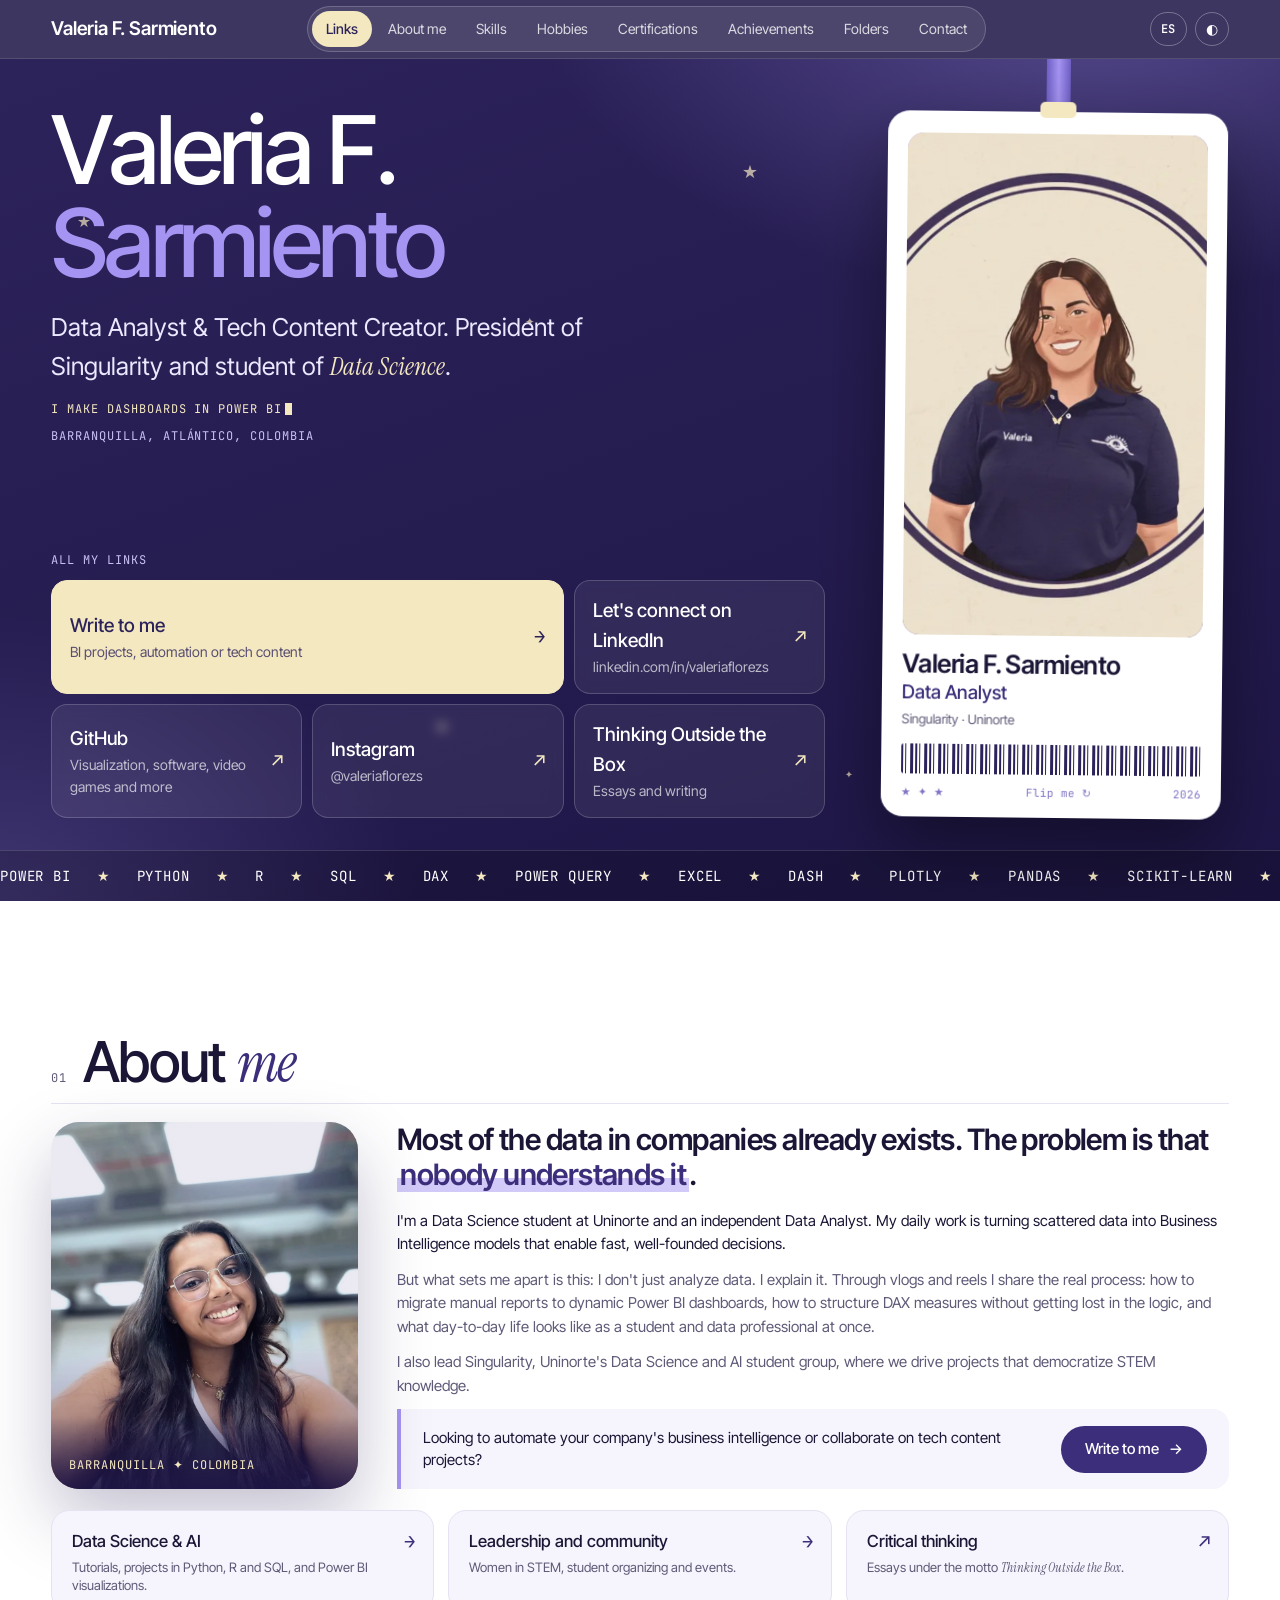
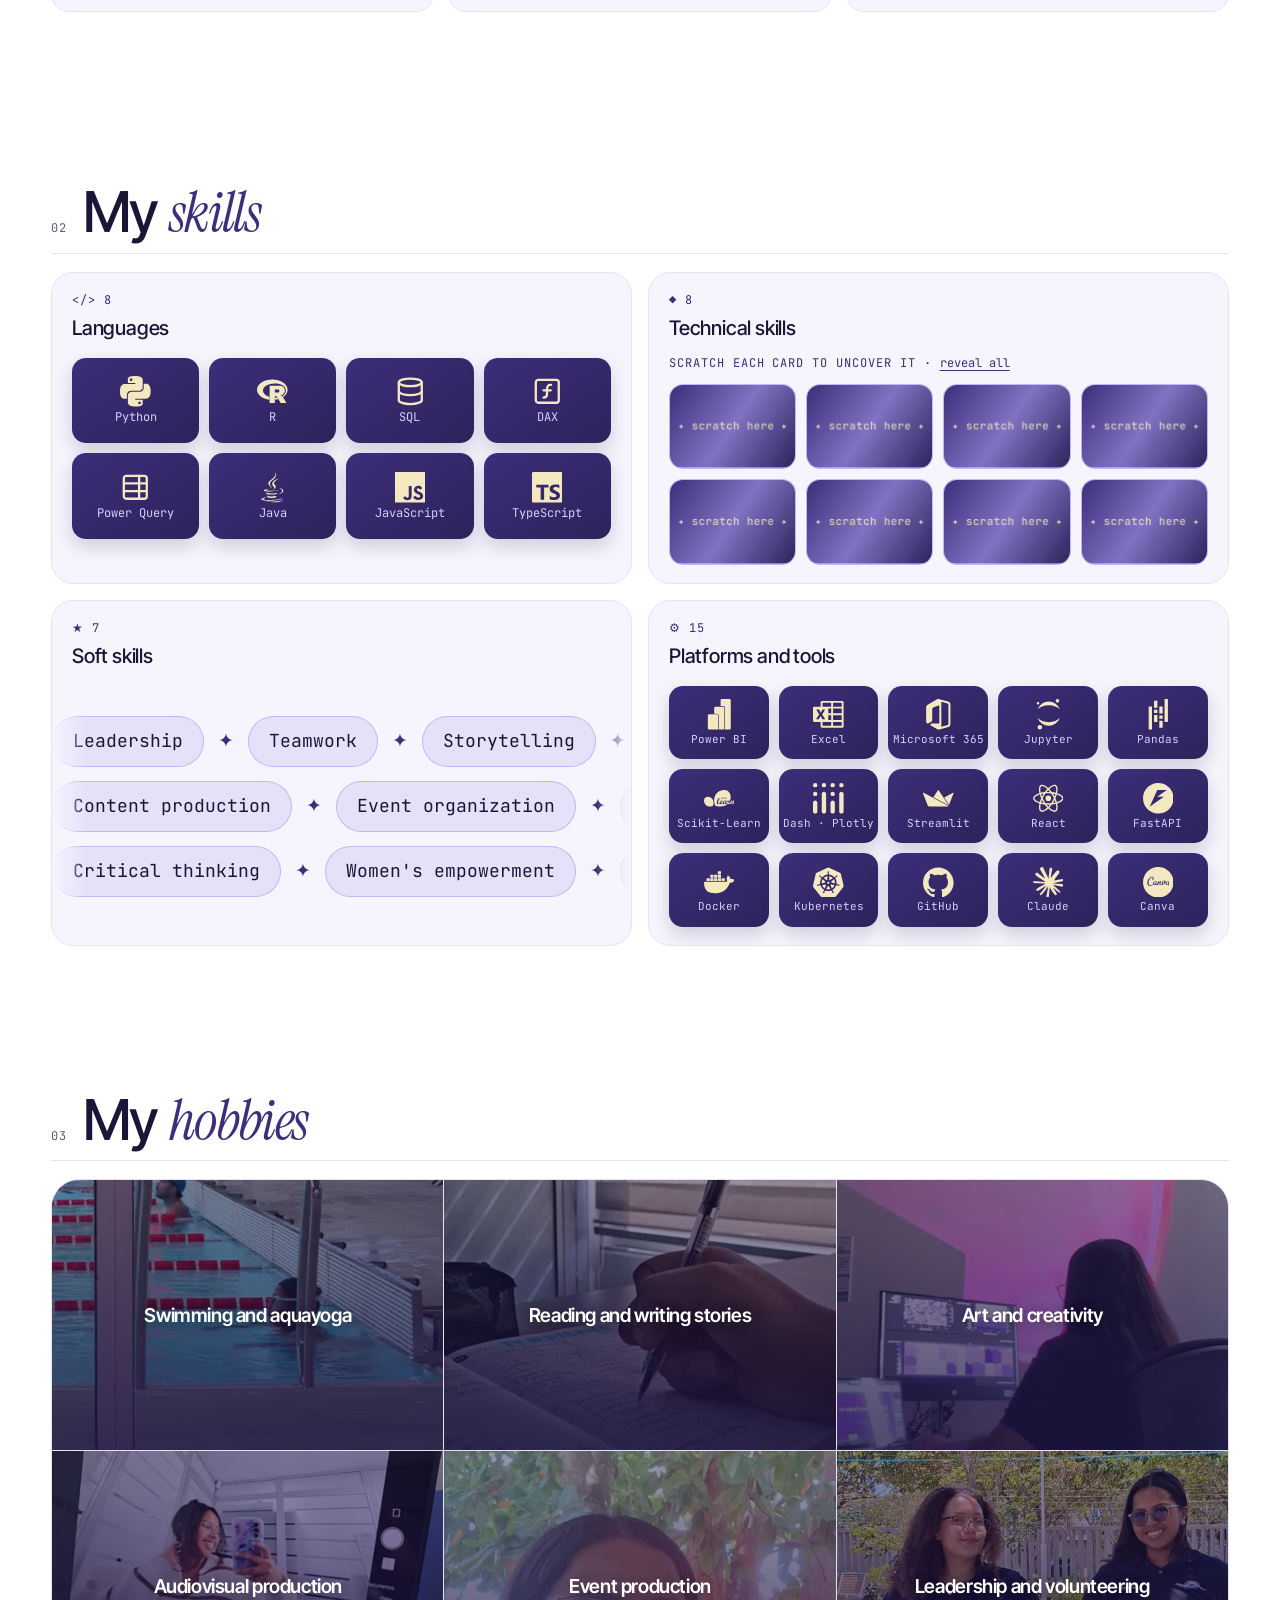
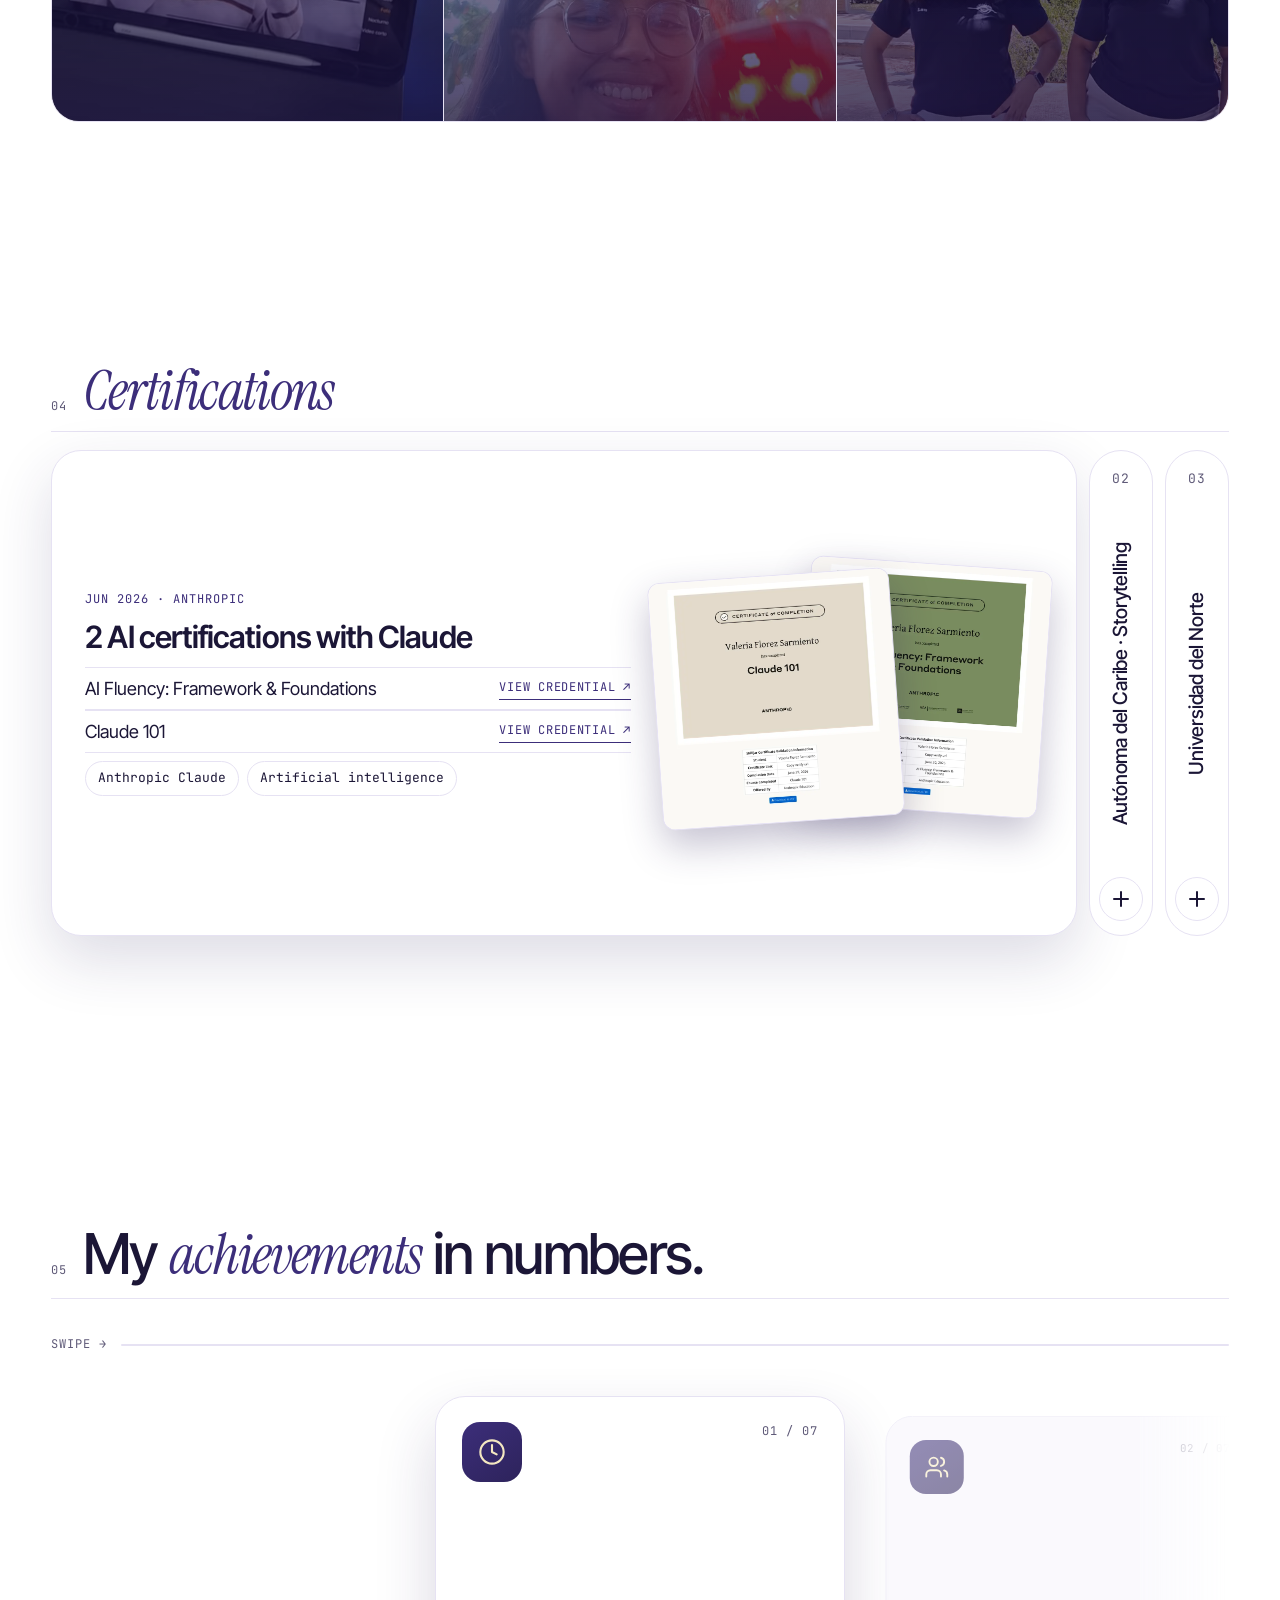
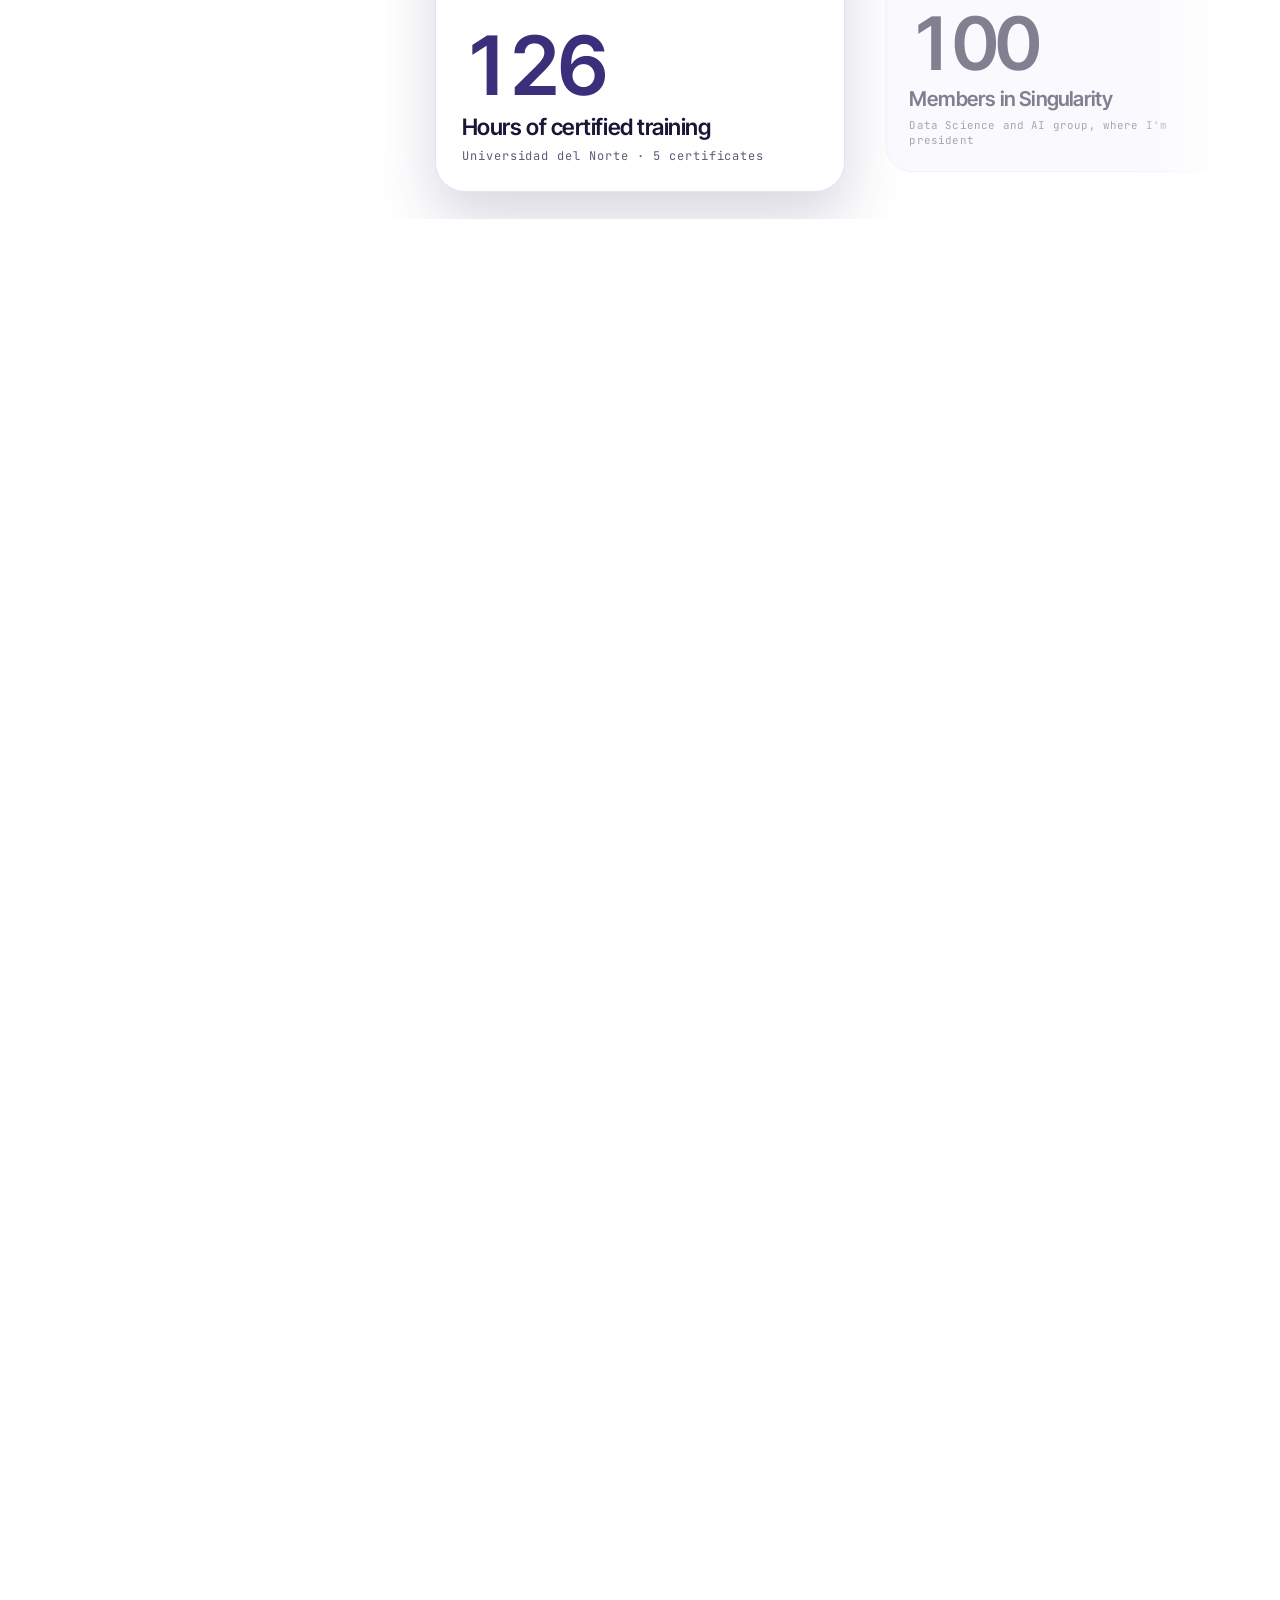
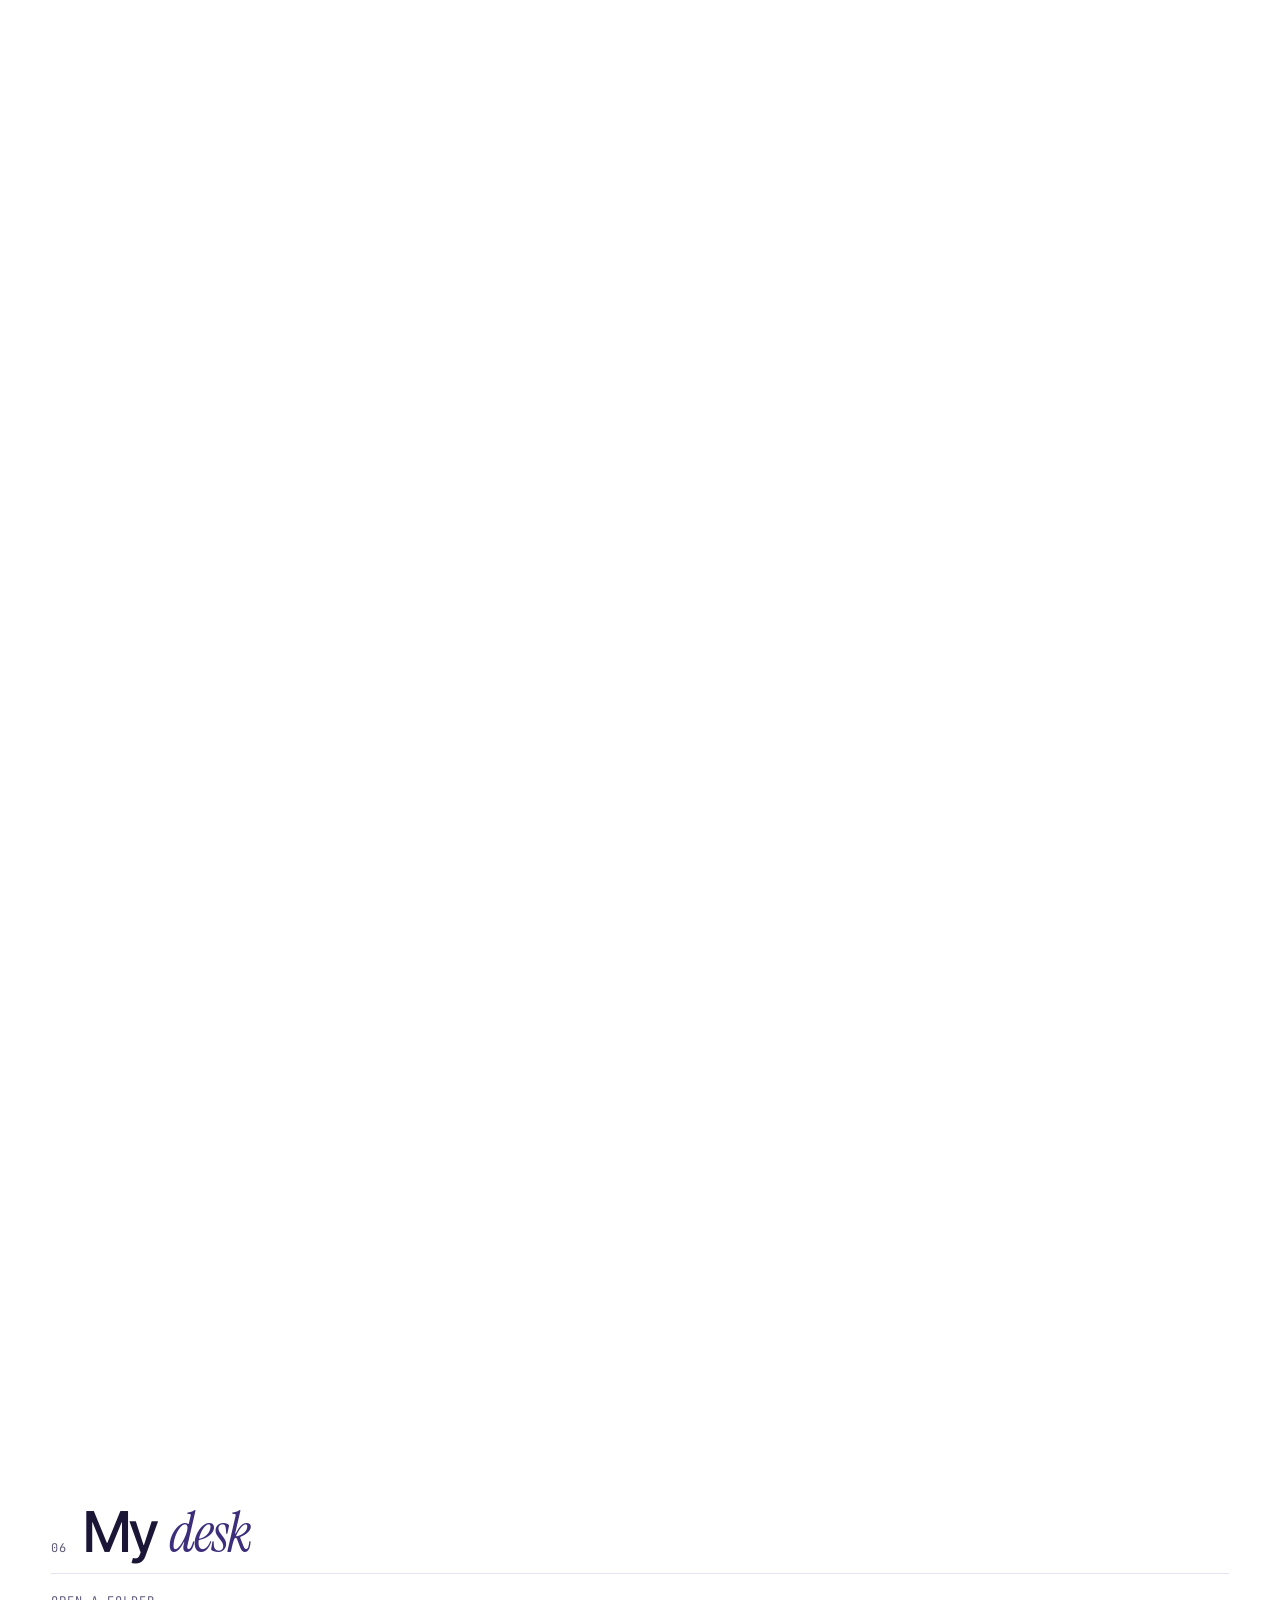
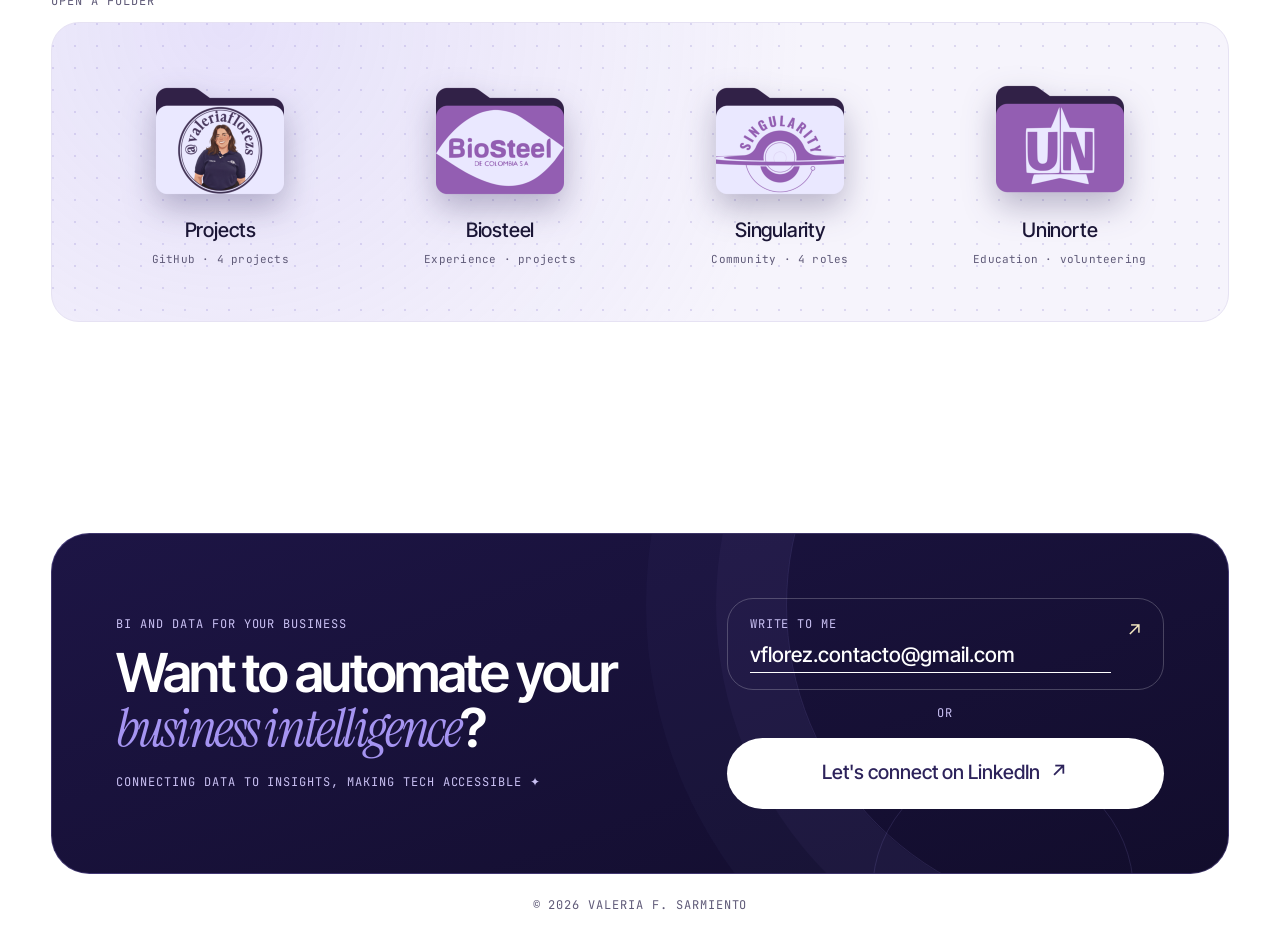
<file: index.html>
<!doctype html>
<html lang="es">
<head>
<meta charset="utf-8">
<meta name="viewport" content="width=device-width, initial-scale=1, viewport-fit=cover">
<title>Valeria F. Sarmiento — Data Analyst</title>
<meta name="description" content="Data Analyst y creadora de contenido tech. Power BI, Python, R, SQL. Presidenta de Singularity, estudiante de Ciencia de Datos en Uninorte.">
<meta name="theme-color" content="#2D235B">
<link rel="icon" type="image/png" href="assets/favicon.png">
<meta property="og:title" content="Valeria F. Sarmiento — Data Analyst">
<meta property="og:description" content="Convierto datos dispersos en modelos de Business Intelligence y los explico. Todos mis enlaces en un solo lugar.">
<meta property="og:type" content="website">
<link rel="preconnect" href="https://fonts.googleapis.com">
<link rel="preconnect" href="https://fonts.gstatic.com" crossorigin>
<link href="https://fonts.googleapis.com/css2?family=Inter+Tight:wght@400;500;600&family=Instrument+Serif:ital@0;1&family=JetBrains+Mono:wght@400&display=swap" rel="stylesheet">
<link rel="stylesheet" href="styles.css?v=34">
</head>
<body>

<header class="nav">
  <div class="wrap">
    <a class="brand" href="#top">Valeria F. Sarmiento</a>
    <ul>
      <li><a href="#top">Enlaces</a></li>
      <li><a href="#sobre-mi">Sobre mí</a></li>
      <li><a href="#skills">Skills</a></li>
      <li><a href="#hobbies">Hobbies</a></li>
      <li><a href="#trayectoria">Certificaciones</a></li>
      <li><a href="#logros">Logros</a></li>
      <li><a href="#escritorio">Carpetas</a></li>
      <li><a href="#contacto">Contacto</a></li>
    </ul>
    <button id="lang" class="theme-btn lang-btn" type="button" aria-label="Switch to English">EN</button>
    <button id="theme" class="theme-btn" aria-label="Cambiar tema">◐</button>
  </div>
</header>

<main id="top">

  <div class="banner">
    <div class="stars" aria-hidden="true">
      <span style="left:6%;top:18%;--s:14px;--t:3.2s">★</span>
      <span style="left:22%;top:8%;--s:10px;--t:4s;animation-delay:.6s">✦</span>
      <span style="left:41%;top:30%;--s:12px;--t:3.6s;animation-delay:1.2s">✦</span>
      <span style="left:58%;top:12%;--s:16px;--t:4.4s;animation-delay:.3s">★</span>
      <span style="left:72%;top:46%;--s:10px;--t:3s;animation-delay:1.8s">✦</span>
      <span style="left:88%;top:20%;--s:12px;--t:3.8s;animation-delay:.9s">★</span>
      <span style="left:12%;top:62%;--s:11px;--t:4.2s;animation-delay:1.5s">✦</span>
      <span style="left:34%;top:78%;--s:14px;--t:3.4s;animation-delay:2.1s">★</span>
      <span style="left:66%;top:84%;--s:10px;--t:4.6s;animation-delay:.4s">✦</span>
      <span style="left:93%;top:70%;--s:13px;--t:3.7s;animation-delay:1.1s">✦</span>
    </div>

    <div class="wrap">
      <div class="top">

        <div class="hero">
          <h1>Valeria F.<br><span class="ghost">Sarmiento</span></h1>
          <p class="role">Data Analyst &amp; Tech Content Creator. Presidenta de Singularity y estudiante de <em>Ciencia de Datos</em>.</p>
          <p class="typer mono" aria-label="Hago dashboards en Power BI, modelos en DAX y análisis en Python y R">Hago <span id="typer" aria-hidden="true"></span><span class="caret" aria-hidden="true"></span></p>
          <p class="where mono">Barranquilla, Atlántico, Colombia</p>
        </div>

        <!-- Reemplazo de Linktree: agrega o quita enlaces aquí -->
        <div class="hub" id="enlaces">
          <p class="mono">Todos mis enlaces</p>
          <div class="hub-list">
            <a class="hub-link primary" href="mailto:vflorez.contacto@gmail.com">
              <div><strong>Escríbeme</strong><span class="sub">Proyectos de BI, automatización o contenido tech</span></div><span class="arrow">→</span>
            </a>
            <a class="hub-link" href="https://www.linkedin.com/in/valeriaflorezs" target="_blank" rel="noopener">
              <div><strong>Conéctemos en LinkedIn</strong><span class="sub">linkedin.com/in/valeriaflorezs</span></div><span class="arrow">↗</span>
            </a>
            <a class="hub-link" href="https://github.com/valeriaflorezs" target="_blank" rel="noopener">
              <div><strong>GitHub</strong><span class="sub">Visualización, software, videojuegos y más</span></div><span class="arrow">↗</span>
            </a>
            <a class="hub-link" href="https://www.instagram.com/valeriaflorezs" target="_blank" rel="noopener">
              <div><strong>Instagram</strong><span class="sub">@valeriaflorezs</span></div><span class="arrow">↗</span>
            </a>
            <a class="hub-link" href="https://outsidethebox25.wordpress.com" target="_blank" rel="noopener">
              <div><strong>Thinking Outside the Box</strong><span class="sub">Ensayos y escritos</span></div><span class="arrow">↗</span>
            </a>
          </div>
        </div>

        <!-- Tarjeta colgante: al pasar el cursor (o tocarla) se voltea y muestra tu frase. Avatar en assets/avatar.webp. -->
        <div class="lanyard">
          <div class="strap"></div>
          <div class="clip"></div>
          <div class="idcard" tabindex="0">
            <div class="flip-in">
              <div class="face front" aria-hidden="true">
                <div class="photo"><span>VS</span><img src="assets/avatar.webp" alt="" onerror="this.remove()"></div>
                <p class="id-name">Valeria F. Sarmiento</p>
                <p class="id-role">Data Analyst</p>
                <p class="id-org">Singularity · Uninorte</p>
                <div class="barcode"></div>
                <p class="id-foot"><span>★ ✦ ★</span><span class="flip-hint">Voltéame ↻</span><span>2026</span></p>
              </div>
              <div class="face back">
                <span class="q-mark" aria-hidden="true">✦</span>
                <blockquote>
                  <p class="q-main" data-q="main">Estar ocupada no es una obligación, es una <em>elección</em>:</p>
                  <p class="q-sub" data-q="sub">el mundo se mueve tan rápido que quedarse quieta se siente como <em>retroceder</em>.</p>
                </blockquote>
                <p class="q-by mono">— Valeria F. Sarmiento</p>
              </div>
            </div>
          </div>
        </div>

      </div>
    </div>

    <div class="marquee" aria-hidden="true">
      <div class="track">
        <span><i>Power BI</i>★<i>Python</i>★<i>R</i>★<i>SQL</i>★<i>DAX</i>★<i>Power Query</i>★<i>Excel</i>★<i>Dash</i>★<i>Plotly</i>★<i>Pandas</i>★<i>Scikit-Learn</i>★<i>FastAPI</i>★<i>Docker</i>★<i>Kubernetes</i>★</span>
        <span><i>Power BI</i>★<i>Python</i>★<i>R</i>★<i>SQL</i>★<i>DAX</i>★<i>Power Query</i>★<i>Excel</i>★<i>Dash</i>★<i>Plotly</i>★<i>Pandas</i>★<i>Scikit-Learn</i>★<i>FastAPI</i>★<i>Docker</i>★<i>Kubernetes</i>★</span>
      </div>
    </div>
  </div>

  <div class="wrap">

    <section id="sobre-mi" class="about">
      <div class="sec-head"><span class="mono">01</span><h2>Sobre <em>mí</em></h2></div>
      <div class="about-wrap">
        <figure class="about-photo">
          <img src="assets/valeria.webp" alt="Valeria F. Sarmiento sonriendo" width="900" height="1200" loading="lazy">
          <figcaption class="mono">Barranquilla ✦ Colombia</figcaption>
        </figure>
        <div class="about-text">
          <p class="lead">La mayoría de los datos en las empresas existen. El problema es que <mark class="hl">nadie los entiende</mark>.</p>
          <div class="about-body">
            <p>Soy estudiante de Ciencia de Datos en Uninorte y Data Analyst independiente. Mi trabajo diario es convertir datos dispersos en modelos de Business Intelligence que permiten tomar decisiones rápidas y fundamentadas.</p>
            <p>Pero lo que me diferencia es esto: no solo analizo datos. Los explico. A través de vlogs y reels comparto el proceso real: cómo migrar reportes manuales a dashboards dinámicos en Power BI, cómo estructurar medidas en DAX sin perderte en la lógica y cómo se ve el día a día siendo estudiante y profesional de datos a la vez.</p>
            <p>También lidero Singularity, el grupo estudiantil de Ciencia de Datos e IA de Uninorte, donde impulsamos proyectos que democratizan el conocimiento en STEM.</p>
          </div>
          <p class="about-cta"><span>¿Buscas automatizar la inteligencia de negocios de tu empresa o colaborar en proyectos de contenido tech?</span> <a class="btn-pill" href="mailto:vflorez.contacto@gmail.com">Escríbeme <span aria-hidden="true">→</span></a></p>
        </div>
        <div class="pillars">
          <a class="pillar" href="#skills"><span class="arrow" aria-hidden="true">→</span><h3>Data Science &amp; IA</h3><p>Tutoriales, proyectos en Python, R y SQL, y visualizaciones en Power BI.</p></a>
          <a class="pillar" href="#singularity"><span class="arrow" aria-hidden="true">→</span><h3>Liderazgo y comunidad</h3><p>Women in STEM, organización estudiantil y eventos.</p></a>
          <a class="pillar" href="https://outsidethebox25.wordpress.com" target="_blank" rel="noopener"><span class="arrow" aria-hidden="true">↗</span><h3>Pensamiento crítico</h3><p>Ensayos bajo el lema <em>Thinking Outside the Box</em>.</p></a>
        </div>
      </div>
    </section>

    <section id="skills">
      <div class="sec-head"><span class="mono">02</span><h2>Mis <em>skills</em></h2></div>
      <div class="skills-board">
        <div class="skill-card tilt">
          <p class="mono">&lt;/&gt; 8</p>
          <h3>Lenguajes</h3>
          <div class="tiles big"><span class="tile"><svg class="fill" viewBox="0 0 24 24" aria-hidden="true" focusable="false"><path d="M14.25.18l.9.2.73.26.59.3.45.32.34.34.25.34.16.33.1.3.04.26.02.2-.01.13V8.5l-.05.63-.13.55-.21.46-.26.38-.3.31-.33.25-.35.19-.35.14-.33.1-.3.07-.26.04-.21.02H8.77l-.69.05-.59.14-.5.22-.41.27-.33.32-.27.35-.2.36-.15.37-.1.35-.07.32-.04.27-.02.21v3.06H3.17l-.21-.03-.28-.07-.32-.12-.35-.18-.36-.26-.36-.36-.35-.46-.32-.59-.28-.73-.21-.88-.14-1.05-.05-1.23.06-1.22.16-1.04.24-.87.32-.71.36-.57.4-.44.42-.33.42-.24.4-.16.36-.1.32-.05.24-.01h.16l.06.01h8.16v-.83H6.18l-.01-2.75-.02-.37.05-.34.11-.31.17-.28.25-.26.31-.23.38-.2.44-.18.51-.15.58-.12.64-.1.71-.06.77-.04.84-.02 1.27.05zm-6.3 1.98l-.23.33-.08.41.08.41.23.34.33.22.41.09.41-.09.33-.22.23-.34.08-.41-.08-.41-.23-.33-.33-.22-.41-.09-.41.09zm13.09 3.95l.28.06.32.12.35.18.36.27.36.35.35.47.32.59.28.73.21.88.14 1.04.05 1.23-.06 1.23-.16 1.04-.24.86-.32.71-.36.57-.4.45-.42.33-.42.24-.4.16-.36.09-.32.05-.24.02-.16-.01h-8.22v.82h5.84l.01 2.76.02.36-.05.34-.11.31-.17.29-.25.25-.31.24-.38.2-.44.17-.51.15-.58.13-.64.09-.71.07-.77.04-.84.01-1.27-.04-1.07-.14-.9-.2-.73-.25-.59-.3-.45-.33-.34-.34-.25-.34-.16-.33-.1-.3-.04-.25-.02-.2.01-.13v-5.34l.05-.64.13-.54.21-.46.26-.38.3-.32.33-.24.35-.2.35-.14.33-.1.3-.06.26-.04.21-.02.13-.01h5.84l.69-.05.59-.14.5-.21.41-.28.33-.32.27-.35.2-.36.15-.36.1-.35.07-.32.04-.28.02-.21V6.07h2.09l.14.01zm-6.47 14.25l-.23.33-.08.41.08.41.23.33.33.23.41.08.41-.08.33-.23.23-.33.08-.41-.08-.41-.23-.33-.33-.23-.41-.08-.41.08z"/></svg><small>Python</small></span><span class="tile"><svg class="fill" viewBox="0 0 24 24" aria-hidden="true" focusable="false"><path d="M12 2.746c-6.627 0-12 3.599-12 8.037 0 3.897 4.144 7.144 9.64 7.88V16.26c-2.924-.915-4.925-2.755-4.925-4.877 0-3.035 4.084-5.494 9.12-5.494 5.038 0 8.757 1.683 8.757 5.494 0 1.976-.999 3.379-2.662 4.272.09.066.174.128.258.216.169.149.25.363.372.544 2.128-1.45 3.44-3.437 3.44-5.631 0-4.44-5.373-8.038-12-8.038zm-2.111 4.99v13.516l4.093-.002-.002-5.291h1.1c.225 0 .321.066.549.25.272.22.715.982.715.982l2.164 4.063 4.627-.002-2.864-4.826s-.086-.193-.265-.383a2.22 2.22 0 00-.582-.416c-.422-.214-1.149-.434-1.149-.434s3.578-.264 3.578-3.826c0-3.562-3.744-3.63-3.744-3.63zm4.127 2.93l2.478.002s1.149-.062 1.149 1.127c0 1.165-1.149 1.17-1.149 1.17h-2.478zm1.754 6.119c-.494.049-1.012.079-1.54.088v1.807a16.622 16.622 0 002.37-.473l-.471-.891s-.108-.183-.248-.394c-.039-.054-.08-.098-.111-.137z"/></svg><small>R</small></span><span class="tile"><svg class="line" viewBox="0 0 24 24" aria-hidden="true" focusable="false"><ellipse cx="12" cy="5" rx="9" ry="3" /> <path d="M3 5V19A9 3 0 0 0 21 19V5" /> <path d="M3 12A9 3 0 0 0 21 12" /></svg><small>SQL</small></span><span class="tile"><svg class="line" viewBox="0 0 24 24" aria-hidden="true" focusable="false"><rect width="18" height="18" x="3" y="3" rx="2" ry="2" /> <path d="M9 17c2 0 2.8-1 2.8-2.8V10c0-2 1-3.3 3.2-3" /> <path d="M9 11.2h5.7" /></svg><small>DAX</small></span><span class="tile"><svg class="line" viewBox="0 0 24 24" aria-hidden="true" focusable="false"><path d="M15 3v18" /> <rect width="18" height="18" x="3" y="3" rx="2" /> <path d="M21 9H3" /> <path d="M21 15H3" /></svg><small>Power Query</small></span><span class="tile"><svg class="fill" viewBox="0 0 128 128" aria-hidden="true" focusable="false"><path d="M47.617 98.12c-19.192 5.362 11.677 16.439 36.115 5.969-4.003-1.556-6.874-3.351-6.874-3.351-10.897 2.06-15.952 2.222-25.844 1.092-8.164-.935-3.397-3.71-3.397-3.71zm33.189-10.46c-14.444 2.779-22.787 2.69-33.354 1.6-8.171-.845-2.822-4.805-2.822-4.805-21.137 7.016 11.767 14.977 41.309 6.336-3.14-1.106-5.133-3.131-5.133-3.131zm11.319-60.575c.001 0-42.731 10.669-22.323 34.187 6.024 6.935-1.58 13.17-1.58 13.17s15.289-7.891 8.269-17.777c-6.559-9.215-11.587-13.793 15.634-29.58zm9.998 81.144s3.529 2.91-3.888 5.159c-14.102 4.272-58.706 5.56-71.095.171-4.45-1.938 3.899-4.625 6.526-5.192 2.739-.593 4.303-.485 4.303-.485-4.952-3.487-32.013 6.85-13.742 9.815 49.821 8.076 90.817-3.637 77.896-9.468zM85 77.896c2.395-1.634 5.703-3.053 5.703-3.053s-9.424 1.685-18.813 2.474c-11.494.964-23.823 1.154-30.012.326-14.652-1.959 8.033-7.348 8.033-7.348s-8.812-.596-19.644 4.644C17.455 81.134 61.958 83.958 85 77.896zm5.609 15.145c-.108.29-.468.616-.468.616 31.273-8.221 19.775-28.979 4.822-23.725-1.312.464-2 1.543-2 1.543s.829-.334 2.678-.72c7.559-1.575 18.389 10.119-5.032 22.286zM64.181 70.069c-4.614-10.429-20.26-19.553.007-35.559C89.459 14.563 76.492 1.587 76.492 1.587c5.23 20.608-18.451 26.833-26.999 39.667-5.821 8.745 2.857 18.142 14.688 28.815zm27.274 51.748c-19.187 3.612-42.854 3.191-56.887.874 0 0 2.874 2.38 17.646 3.331 22.476 1.437 57-.8 57.816-11.436.001 0-1.57 4.032-18.575 7.231z"/></svg><small>Java</small></span><span class="tile"><svg class="fill" viewBox="0 0 24 24" aria-hidden="true" focusable="false"><path d="M0 0h24v24H0V0zm22.034 18.276c-.175-1.095-.888-2.015-3.003-2.873-.736-.345-1.554-.585-1.797-1.14-.091-.33-.105-.51-.046-.705.15-.646.915-.84 1.515-.66.39.12.75.42.976.9 1.034-.676 1.034-.676 1.755-1.125-.27-.42-.404-.601-.586-.78-.63-.705-1.469-1.065-2.834-1.034l-.705.089c-.676.165-1.32.525-1.71 1.005-1.14 1.291-.811 3.541.569 4.471 1.365 1.02 3.361 1.244 3.616 2.205.24 1.17-.87 1.545-1.966 1.41-.811-.18-1.26-.586-1.755-1.336l-1.83 1.051c.21.48.45.689.81 1.109 1.74 1.756 6.09 1.666 6.871-1.004.029-.09.24-.705.074-1.65l.046.067zm-8.983-7.245h-2.248c0 1.938-.009 3.864-.009 5.805 0 1.232.063 2.363-.138 2.711-.33.689-1.18.601-1.566.48-.396-.196-.597-.466-.83-.855-.063-.105-.11-.196-.127-.196l-1.825 1.125c.305.63.75 1.172 1.324 1.517.855.51 2.004.675 3.207.405.783-.226 1.458-.691 1.811-1.411.51-.93.402-2.07.397-3.346.012-2.054 0-4.109 0-6.179l.004-.056z"/></svg><small>JavaScript</small></span><span class="tile"><svg class="fill" viewBox="0 0 24 24" aria-hidden="true" focusable="false"><path d="M1.125 0C.502 0 0 .502 0 1.125v21.75C0 23.498.502 24 1.125 24h21.75c.623 0 1.125-.502 1.125-1.125V1.125C24 .502 23.498 0 22.875 0zm17.363 9.75c.612 0 1.154.037 1.627.111a6.38 6.38 0 0 1 1.306.34v2.458a3.95 3.95 0 0 0-.643-.361 5.093 5.093 0 0 0-.717-.26 5.453 5.453 0 0 0-1.426-.2c-.3 0-.573.028-.819.086a2.1 2.1 0 0 0-.623.242c-.17.104-.3.229-.393.374a.888.888 0 0 0-.14.49c0 .196.053.373.156.529.104.156.252.304.443.444s.423.276.696.41c.273.135.582.274.926.416.47.197.892.407 1.266.628.374.222.695.473.963.753.268.279.472.598.614.957.142.359.214.776.214 1.253 0 .657-.125 1.21-.373 1.656a3.033 3.033 0 0 1-1.012 1.085 4.38 4.38 0 0 1-1.487.596c-.566.12-1.163.18-1.79.18a9.916 9.916 0 0 1-1.84-.164 5.544 5.544 0 0 1-1.512-.493v-2.63a5.033 5.033 0 0 0 3.237 1.2c.333 0 .624-.03.872-.09.249-.06.456-.144.623-.25.166-.108.29-.234.373-.38a1.023 1.023 0 0 0-.074-1.089 2.12 2.12 0 0 0-.537-.5 5.597 5.597 0 0 0-.807-.444 27.72 27.72 0 0 0-1.007-.436c-.918-.383-1.602-.852-2.053-1.405-.45-.553-.676-1.222-.676-2.005 0-.614.123-1.141.369-1.582.246-.441.58-.804 1.004-1.089a4.494 4.494 0 0 1 1.47-.629 7.536 7.536 0 0 1 1.77-.201zm-15.113.188h9.563v2.166H9.506v9.646H6.789v-9.646H3.375z"/></svg><small>TypeScript</small></span></div>
        </div>
        <div class="skill-card tilt">
          <p class="mono">◆ 8</p>
          <h3>Skills técnicas</h3>
          <p class="scratch-hint mono">Raspa cada tarjeta para descubrirla · <button type="button" class="scratch-all">revelar todas</button></p>
          <div class="scratch-grid"><button type="button" class="scratch" title="Raspa para descubrir"><span>Análisis de datos</span></button><button type="button" class="scratch" title="Raspa para descubrir"><span>Business Intelligence</span></button><button type="button" class="scratch" title="Raspa para descubrir"><span>Visualización de datos</span></button><button type="button" class="scratch" title="Raspa para descubrir"><span>Modelado</span></button><button type="button" class="scratch" title="Raspa para descubrir"><span>ETL</span></button><button type="button" class="scratch" title="Raspa para descubrir"><span>Machine Learning</span></button><button type="button" class="scratch" title="Raspa para descubrir"><span>Inteligencia artificial</span></button><button type="button" class="scratch" title="Raspa para descubrir"><span>Estadística</span></button></div>
        </div>
        <div class="skill-card tilt">
          <p class="mono">★ 7</p>
          <h3>Habilidades blandas</h3>
          <div class="drifts"><div class="drift "><div class="drift-track"><div class="drift-set"><span class="chip soft">Liderazgo</span><i>✦</i><span class="chip soft">Trabajo en equipo</span><i>✦</i><span class="chip soft">Storytelling</span><i>✦</i><span class="chip soft">Producción de contenido</span><i>✦</i><span class="chip soft">Organización de eventos</span><i>✦</i><span class="chip soft">Pensamiento crítico</span><i>✦</i><span class="chip soft">Empoderamiento de la mujer</span><i>✦</i></div><div class="drift-set" aria-hidden="true"><span class="chip soft">Liderazgo</span><i>✦</i><span class="chip soft">Trabajo en equipo</span><i>✦</i><span class="chip soft">Storytelling</span><i>✦</i><span class="chip soft">Producción de contenido</span><i>✦</i><span class="chip soft">Organización de eventos</span><i>✦</i><span class="chip soft">Pensamiento crítico</span><i>✦</i><span class="chip soft">Empoderamiento de la mujer</span><i>✦</i></div></div></div><div class="drift rev"><div class="drift-track"><div class="drift-set"><span class="chip soft">Producción de contenido</span><i>✦</i><span class="chip soft">Organización de eventos</span><i>✦</i><span class="chip soft">Pensamiento crítico</span><i>✦</i><span class="chip soft">Empoderamiento de la mujer</span><i>✦</i><span class="chip soft">Liderazgo</span><i>✦</i><span class="chip soft">Trabajo en equipo</span><i>✦</i><span class="chip soft">Storytelling</span><i>✦</i></div><div class="drift-set" aria-hidden="true"><span class="chip soft">Producción de contenido</span><i>✦</i><span class="chip soft">Organización de eventos</span><i>✦</i><span class="chip soft">Pensamiento crítico</span><i>✦</i><span class="chip soft">Empoderamiento de la mujer</span><i>✦</i><span class="chip soft">Liderazgo</span><i>✦</i><span class="chip soft">Trabajo en equipo</span><i>✦</i><span class="chip soft">Storytelling</span><i>✦</i></div></div></div><div class="drift "><div class="drift-track"><div class="drift-set"><span class="chip soft">Pensamiento crítico</span><i>✦</i><span class="chip soft">Empoderamiento de la mujer</span><i>✦</i><span class="chip soft">Liderazgo</span><i>✦</i><span class="chip soft">Trabajo en equipo</span><i>✦</i><span class="chip soft">Storytelling</span><i>✦</i><span class="chip soft">Producción de contenido</span><i>✦</i><span class="chip soft">Organización de eventos</span><i>✦</i></div><div class="drift-set" aria-hidden="true"><span class="chip soft">Pensamiento crítico</span><i>✦</i><span class="chip soft">Empoderamiento de la mujer</span><i>✦</i><span class="chip soft">Liderazgo</span><i>✦</i><span class="chip soft">Trabajo en equipo</span><i>✦</i><span class="chip soft">Storytelling</span><i>✦</i><span class="chip soft">Producción de contenido</span><i>✦</i><span class="chip soft">Organización de eventos</span><i>✦</i></div></div></div></div>
        </div>
        <div class="skill-card tilt">
          <p class="mono">⚙ 15</p>
          <h3>Plataformas y herramientas</h3>
          <div class="tiles big five"><span class="tile"><svg class="fill" viewBox="0 0 24 24" aria-hidden="true" focusable="false"><path d="M10 12a1 1 0 0 1 1 1v11H4a1 1 0 0 1-1-1V13a1 1 0 0 1 1-1h6Zm-2-.5V7a1 1 0 0 1 1-1h6a1 1 0 0 1 1 1v17h-4.5V13a1.5 1.5 0 0 0-1.5-1.5H8Zm5-6V1a1 1 0 0 1 1-1h6a1 1 0 0 1 1 1v22a1 1 0 0 1-1 1h-3.5V7A1.5 1.5 0 0 0 15 5.5h-2Z"/></svg><small>Power BI</small></span><span class="tile"><svg class="fill" viewBox="0 0 24 24" aria-hidden="true" focusable="false"><path d="M23 1.5q.41 0 .7.3.3.29.3.7v19q0 .41-.3.7-.29.3-.7.3H7q-.41 0-.7-.3-.3-.29-.3-.7V18H1q-.41 0-.7-.3-.3-.29-.3-.7V7q0-.41.3-.7Q.58 6 1 6h5V2.5q0-.41.3-.7.29-.3.7-.3zM6 13.28l1.42 2.66h2.14l-2.38-3.87 2.34-3.8H7.46l-1.3 2.4-.05.08-.04.09-.64-1.28-.66-1.29H2.59l2.27 3.82-2.48 3.85h2.16zM14.25 21v-3H7.5v3zm0-4.5v-3.75H12v3.75zm0-5.25V7.5H12v3.75zm0-5.25V3H7.5v3zm8.25 15v-3h-6.75v3zm0-4.5v-3.75h-6.75v3.75zm0-5.25V7.5h-6.75v3.75zm0-5.25V3h-6.75v3Z"/></svg><small>Excel</small></span><span class="tile"><svg class="fill" viewBox="0 0 24 24" aria-hidden="true" focusable="false"><path d="M21.53 4.306v15.363q0 .807-.472 1.433-.472.627-1.253.85l-6.888 1.974q-.136.037-.29.055-.156.019-.293.019-.396 0-.72-.105-.321-.106-.656-.292l-4.505-2.544q-.248-.137-.391-.366-.143-.23-.143-.515 0-.434.304-.738.304-.305.739-.305h5.831V4.964l-4.38 1.563q-.533.187-.856.658-.322.472-.322 1.03v8.078q0 .496-.248.912-.25.416-.683.651l-2.072 1.13q-.286.148-.571.148-.497 0-.844-.347-.348-.347-.348-.844V6.563q0-.62.33-1.19.328-.571.874-.881L11.07.285q.248-.136.534-.21.285-.075.57-.075.211 0 .38.031.166.031.364.093l6.888 1.899q.384.11.7.329.317.217.547.52.23.305.353.67.125.367.125.764zm-1.588 15.363V4.306q0-.273-.16-.478-.163-.204-.423-.28l-3.388-.93q-.397-.111-.794-.23-.397-.117-.794-.216v19.68l4.976-1.427q.26-.074.422-.28.161-.204.161-.477z"/></svg><small>Microsoft 365</small></span><span class="tile"><svg class="fill" viewBox="0 0 24 24" aria-hidden="true" focusable="false"><path d="M7.157 22.201A1.784 1.799 0 0 1 5.374 24a1.784 1.799 0 0 1-1.784-1.799 1.784 1.799 0 0 1 1.784-1.799 1.784 1.799 0 0 1 1.783 1.799zM20.582 1.427a1.415 1.427 0 0 1-1.415 1.428 1.415 1.427 0 0 1-1.416-1.428A1.415 1.427 0 0 1 19.167 0a1.415 1.427 0 0 1 1.415 1.427zM4.992 3.336A1.047 1.056 0 0 1 3.946 4.39a1.047 1.056 0 0 1-1.047-1.055A1.047 1.056 0 0 1 3.946 2.28a1.047 1.056 0 0 1 1.046 1.056zm7.336 1.517c3.769 0 7.06 1.38 8.768 3.424a9.363 9.363 0 0 0-3.393-4.547 9.238 9.238 0 0 0-5.377-1.728A9.238 9.238 0 0 0 6.95 3.73a9.363 9.363 0 0 0-3.394 4.547c1.713-2.04 5.004-3.424 8.772-3.424zm.001 13.295c-3.768 0-7.06-1.381-8.768-3.425a9.363 9.363 0 0 0 3.394 4.547A9.238 9.238 0 0 0 12.33 21a9.238 9.238 0 0 0 5.377-1.729 9.363 9.363 0 0 0 3.393-4.547c-1.712 2.044-5.003 3.425-8.772 3.425Z"/></svg><small>Jupyter</small></span><span class="tile"><svg class="fill" viewBox="0 0 24 24" aria-hidden="true" focusable="false"><path d="M16.922 0h2.623v18.104h-2.623zm-4.126 12.94h2.623v2.57h-2.623zm0-7.037h2.623v5.446h-2.623zm0 11.197h2.623v5.446h-2.623zM4.456 5.896h2.622V24H4.455zm4.213 2.559h2.623v2.57H8.67zm0 4.151h2.623v5.447H8.67zm0-11.187h2.623v5.446H8.67Z"/></svg><small>Pandas</small></span><span class="tile"><svg class="fill" viewBox="0 0 24 24" aria-hidden="true" focusable="false"><path d="M15.601 5.53c-1.91.035-3.981.91-5.63 2.56-2.93 2.93-2.083 8.53-1.088 9.525.805.804 6.595 1.843 9.526-1.088a9.74 9.74 0 0 0 .584-.643c.043-.292.205-.66.489-1.106a1.848 1.848 0 0 1-.537.176c-.144.265-.37.55-.676.855-.354.335-.607.554-.76.656a.795.795 0 0 1-.437.152c-.35 0-.514-.308-.494-.924-.22.316-.425.549-.612.7a.914.914 0 0 1-.578.224c-.194 0-.36-.09-.496-.273a1.03 1.03 0 0 1-.193-.507 4.016 4.016 0 0 1-.726.583c-.224.132-.47.197-.74.197-.3 0-.543-.096-.727-.288a.978.978 0 0 1-.257-.524v.004c-.3.276-.564.48-.79.611a1.295 1.295 0 0 1-.649.197.693.693 0 0 1-.571-.275c-.145-.183-.218-.43-.218-.739 0-.464.101-1.02.302-1.67.201-.65.445-1.25.733-1.797l.842-.312a.21.21 0 0 1 .06-.013c.063 0 .116.047.157.14.04.095.061.221.061.38 0 .451-.104.888-.312 1.31-.207.422-.532.873-.974 1.352-.018.23-.027.388-.027.474 0 .193.036.345.106.458.071.113.165.169.282.169a.71.71 0 0 0 .382-.13c.132-.084.333-.26.602-.523.028-.418.187-.798.482-1.142.324-.38.685-.569 1.08-.569.206 0 .37.054.494.16a.524.524 0 0 1 .186.417c0 .458-.486.829-1.459 1.114.088.43.32.646.693.646a.807.807 0 0 0 .417-.117c.129-.076.321-.243.575-.497.032-.252.118-.495.259-.728.182-.3.416-.544.701-.73.285-.185.537-.278.756-.278.276 0 .47.127.58.381l.677-.374h.186l-.292.971c-.15.488-.226.823-.226 1.004 0 .19.067.285.202.285.086 0 .181-.045.285-.137.104-.092.25-.232.437-.42v.001c.143-.155.274-.32.392-.494-.19-.084-.285-.21-.285-.375 0-.17.058-.352.174-.545.116-.194.275-.29.479-.29.172 0 .258.088.258.265 0 .139-.05.338-.149.596.367-.04.687-.32.961-.842l.228-.01c1.059-2.438.828-5.075-.83-6.732-1.019-1.02-2.408-1.5-3.895-1.471zm4.725 8.203a8.938 8.938 0 0 1-1.333 2.151 1.09 1.09 0 0 0-.012.147c0 .168.047.309.14.423.092.113.206.17.34.17.296 0 .714-.264 1.254-.787-.001.04-.003.08-.003.121 0 .146.012.368.036.666l.733-.172c0-.2.003-.357.01-.474.01-.157.033-.33.066-.517.02-.11.07-.216.152-.315l.186-.216a5.276 5.276 0 0 1 .378-.397c.062-.055.116-.099.162-.13a.26.26 0 0 1 .123-.046c.055 0 .083.035.083.106 0 .07-.052.236-.156.497-.194.486-.292.848-.292 1.084 0 .175.046.314.136.418a.45.45 0 0 0 .358.155c.365 0 .803-.269 1.313-.808v-.381c-.361.426-.623.64-.784.64-.109 0-.163-.067-.163-.2 0-.1.065-.316.195-.65.19-.486.285-.836.285-1.048a.464.464 0 0 0-.112-.319.36.36 0 0 0-.282-.127c-.165 0-.354.077-.567.233-.213.156-.5.436-.863.84.053-.262.165-.622.335-1.08l-.809.156a6.54 6.54 0 0 0-.399 1.074c-.04.156-.07.316-.092.48a7.447 7.447 0 0 1-.49.45.38.38 0 0 1-.229.08.208.208 0 0 1-.174-.082.352.352 0 0 1-.064-.222c0-.1.019-.214.056-.343.038-.13.12-.373.249-.731l.308-.849zm-17.21-2.927c-.863-.016-1.67.263-2.261.854-1.352 1.352-1.07 3.827.631 5.527 1.7 1.701 4.95 1.21 5.527.632.467-.466 1.07-3.827-.631-5.527-.957-.957-2.158-1.465-3.267-1.486zm12.285.358h.166v.21H15.4zm.427 0h.166v.865l.46-.455h.195l-.364.362.428.684h-.198l-.357-.575-.164.166v.41h-.166zm1.016 0h.166v.21h-.166zm.481.122h.166v.288h.172v.135h-.172v.717c0 .037.006.062.02.075.012.013.037.02.074.02a.23.23 0 0 0 .078-.01v.141a.802.802 0 0 1-.136.014.23.23 0 0 1-.15-.043.15.15 0 0 1-.052-.123v-.79h-.141v-.136h.141zm-3.562.258c.081 0 .15.012.207.038.057.024.1.061.13.11s.045.106.045.173h-.176c-.006-.111-.075-.167-.208-.167a.285.285 0 0 0-.164.041.134.134 0 0 0-.06.117c0 .035.015.065.045.088.03.024.08.044.15.06l.16.039a.47.47 0 0 1 .224.105c.047.046.07.108.07.186a.3.3 0 0 1-.052.175.327.327 0 0 1-.152.116.585.585 0 0 1-.226.041c-.136 0-.24-.03-.309-.088-.069-.059-.105-.149-.109-.269h.176c.004.037.01.065.017.084a.166.166 0 0 0 .034.054c.044.043.112.065.204.065a.31.31 0 0 0 .177-.045.139.139 0 0 0 .067-.119.116.116 0 0 0-.038-.09.287.287 0 0 0-.124-.055l-.156-.038a1.248 1.248 0 0 1-.159-.05.359.359 0 0 1-.098-.061.22.22 0 0 1-.058-.083.32.32 0 0 1-.016-.108c0-.096.036-.174.109-.232a.45.45 0 0 1 .29-.087zm1.035 0a.46.46 0 0 1 .202.043.351.351 0 0 1 .187.212.577.577 0 0 1 .023.126h-.168a.256.256 0 0 0-.078-.168.242.242 0 0 0-.17-.06.248.248 0 0 0-.155.05.306.306 0 0 0-.1.144.662.662 0 0 0-.034.224.58.58 0 0 0 .035.214.299.299 0 0 0 .101.135.261.261 0 0 0 .157.048c.142 0 .227-.084.256-.252h.167a.519.519 0 0 1-.065.22.35.35 0 0 1-.146.138.464.464 0 0 1-.216.048.448.448 0 0 1-.246-.066.441.441 0 0 1-.161-.192.703.703 0 0 1-.057-.293c0-.085.01-.163.032-.233a.522.522 0 0 1 .095-.182.403.403 0 0 1 .15-.117.453.453 0 0 1 .191-.04zm.603.03h.166v1.046H15.4zm1.443 0h.166v1.046h-.166zm-5.05.618c-.08 0-.2.204-.356.611-.155.407-.308.977-.459 1.71.281-.312.509-.662.683-1.05.175-.387.262-.72.262-.999a.455.455 0 0 0-.036-.197c-.025-.05-.056-.075-.093-.075zm4.662 1.797c-.221 0-.431.188-.629.563-.197.376-.296.722-.296 1.038 0 .12.029.216.088.29a.273.273 0 0 0 .223.111c.221 0 .43-.188.625-.565.196-.377.294-.725.294-1.043a.457.457 0 0 0-.083-.29.269.269 0 0 0-.222-.104zm-2.848.007c-.146 0-.285.11-.417.333-.133.222-.2.51-.2.866.566-.159.849-.452.849-.881 0-.212-.077-.318-.232-.318Z"/></svg><small>Scikit-Learn</small></span><span class="tile"><svg class="fill" viewBox="0 0 24 24" aria-hidden="true" focusable="false"><path d="M1.713.002A1.713 1.713 0 0 0 0 1.715a1.713 1.713 0 0 0 1.713 1.713 1.713 1.713 0 0 0 1.714-1.713A1.713 1.713 0 0 0 1.713.002Zm6.861 0a1.713 1.713 0 0 0-1.713 1.713 1.713 1.713 0 0 0 1.713 1.713 1.713 1.713 0 0 0 1.713-1.713A1.713 1.713 0 0 0 8.574.002Zm6.857 0a1.713 1.713 0 0 0-1.714 1.713 1.713 1.713 0 0 0 1.714 1.713 1.713 1.713 0 0 0 1.713-1.713A1.713 1.713 0 0 0 15.431.002zm6.856 0a1.713 1.713 0 0 0-1.713 1.713 1.713 1.713 0 0 0 1.713 1.713A1.713 1.713 0 0 0 24 1.715 1.713 1.713 0 0 0 22.287.002ZM1.713 6.859A1.713 1.713 0 0 0 0 8.572a1.713 1.713 0 0 0 1.713 1.713 1.713 1.713 0 0 0 1.714-1.713A1.713 1.713 0 0 0 1.713 6.86Zm6.861 0c-.948 0-1.713.765-1.713 1.713v13.713c0 .947.765 1.713 1.713 1.713.948 0 1.713-.766 1.713-1.713V8.572c0-.948-.765-1.713-1.713-1.713zm6.857 0a1.713 1.713 0 0 0-1.714 1.713 1.713 1.713 0 0 0 1.714 1.713 1.713 1.713 0 0 0 1.713-1.713 1.713 1.713 0 0 0-1.713-1.713zm6.856 0c-.947 0-1.713.765-1.713 1.713v13.713c0 .947.766 1.713 1.713 1.713.948 0 1.713-.766 1.713-1.713V8.572c0-.948-.765-1.713-1.713-1.713zM1.713 13.715C.766 13.715 0 14.48 0 15.428v6.857c0 .947.766 1.713 1.713 1.713.948 0 1.714-.766 1.714-1.713v-6.857c0-.948-.766-1.713-1.714-1.713zm13.718 0c-.948 0-1.714.765-1.714 1.713v6.857c0 .947.766 1.713 1.714 1.713.947 0 1.713-.766 1.713-1.713v-6.857c0-.948-.766-1.713-1.713-1.713z"/></svg><small>Dash · Plotly</small></span><span class="tile"><svg class="fill" viewBox="0 0 24 24" aria-hidden="true" focusable="false"><path d="M16.673 11.32l6.862-3.618c.233-.136.554.12.442.387L20.463 17.1zm-8.556-.229l3.473-5.187c.203-.328.578-.316.793-.028l7.886 11.75zm-3.375 7.25c-.28 0-.835-.284-.993-.716l-3.72-9.46c-.118-.331.139-.614.48-.464l19.474 10.306c-.149.147-.453.337-.72.334z"/></svg><small>Streamlit</small></span><span class="tile"><svg class="fill" viewBox="0 0 24 24" aria-hidden="true" focusable="false"><path d="M14.23 12.004a2.236 2.236 0 0 1-2.235 2.236 2.236 2.236 0 0 1-2.236-2.236 2.236 2.236 0 0 1 2.235-2.236 2.236 2.236 0 0 1 2.236 2.236zm2.648-10.69c-1.346 0-3.107.96-4.888 2.622-1.78-1.653-3.542-2.602-4.887-2.602-.41 0-.783.093-1.106.278-1.375.793-1.683 3.264-.973 6.365C1.98 8.917 0 10.42 0 12.004c0 1.59 1.99 3.097 5.043 4.03-.704 3.113-.39 5.588.988 6.38.32.187.69.275 1.102.275 1.345 0 3.107-.96 4.888-2.624 1.78 1.654 3.542 2.603 4.887 2.603.41 0 .783-.09 1.106-.275 1.374-.792 1.683-3.263.973-6.365C22.02 15.096 24 13.59 24 12.004c0-1.59-1.99-3.097-5.043-4.032.704-3.11.39-5.587-.988-6.38-.318-.184-.688-.277-1.092-.278zm-.005 1.09v.006c.225 0 .406.044.558.127.666.382.955 1.835.73 3.704-.054.46-.142.945-.25 1.44-.96-.236-2.006-.417-3.107-.534-.66-.905-1.345-1.727-2.035-2.447 1.592-1.48 3.087-2.292 4.105-2.295zm-9.77.02c1.012 0 2.514.808 4.11 2.28-.686.72-1.37 1.537-2.02 2.442-1.107.117-2.154.298-3.113.538-.112-.49-.195-.964-.254-1.42-.23-1.868.054-3.32.714-3.707.19-.09.4-.127.563-.132zm4.882 3.05c.455.468.91.992 1.36 1.564-.44-.02-.89-.034-1.345-.034-.46 0-.915.01-1.36.034.44-.572.895-1.096 1.345-1.565zM12 8.1c.74 0 1.477.034 2.202.093.406.582.802 1.203 1.183 1.86.372.64.71 1.29 1.018 1.946-.308.655-.646 1.31-1.013 1.95-.38.66-.773 1.288-1.18 1.87-.728.063-1.466.098-2.21.098-.74 0-1.477-.035-2.202-.093-.406-.582-.802-1.204-1.183-1.86-.372-.64-.71-1.29-1.018-1.946.303-.657.646-1.313 1.013-1.954.38-.66.773-1.286 1.18-1.868.728-.064 1.466-.098 2.21-.098zm-3.635.254c-.24.377-.48.763-.704 1.16-.225.39-.435.782-.635 1.174-.265-.656-.49-1.31-.676-1.947.64-.15 1.315-.283 2.015-.386zm7.26 0c.695.103 1.365.23 2.006.387-.18.632-.405 1.282-.66 1.933-.2-.39-.41-.783-.64-1.174-.225-.392-.465-.774-.705-1.146zm3.063.675c.484.15.944.317 1.375.498 1.732.74 2.852 1.708 2.852 2.476-.005.768-1.125 1.74-2.857 2.475-.42.18-.88.342-1.355.493-.28-.958-.646-1.956-1.1-2.98.45-1.017.81-2.01 1.085-2.964zm-13.395.004c.278.96.645 1.957 1.1 2.98-.45 1.017-.812 2.01-1.086 2.964-.484-.15-.944-.318-1.37-.5-1.732-.737-2.852-1.706-2.852-2.474 0-.768 1.12-1.742 2.852-2.476.42-.18.88-.342 1.356-.494zm11.678 4.28c.265.657.49 1.312.676 1.948-.64.157-1.316.29-2.016.39.24-.375.48-.762.705-1.158.225-.39.435-.788.636-1.18zm-9.945.02c.2.392.41.783.64 1.175.23.39.465.772.705 1.143-.695-.102-1.365-.23-2.006-.386.18-.63.406-1.282.66-1.933zM17.92 16.32c.112.493.2.968.254 1.423.23 1.868-.054 3.32-.714 3.708-.147.09-.338.128-.563.128-1.012 0-2.514-.807-4.11-2.28.686-.72 1.37-1.536 2.02-2.44 1.107-.118 2.154-.3 3.113-.54zm-11.83.01c.96.234 2.006.415 3.107.532.66.905 1.345 1.727 2.035 2.446-1.595 1.483-3.092 2.295-4.11 2.295-.22-.005-.406-.05-.553-.132-.666-.38-.955-1.834-.73-3.703.054-.46.142-.944.25-1.438zm4.56.64c.44.02.89.034 1.345.034.46 0 .915-.01 1.36-.034-.44.572-.895 1.095-1.345 1.565-.455-.47-.91-.993-1.36-1.565z"/></svg><small>React</small></span><span class="tile"><svg class="fill" viewBox="0 0 24 24" aria-hidden="true" focusable="false"><path d="M12 .0387C5.3729.0384.0003 5.3931 0 11.9988c-.001 6.6066 5.372 11.9628 12 11.9625 6.628.0003 12.001-5.3559 12-11.9625-.0003-6.6057-5.3729-11.9604-12-11.96m-.829 5.4153h7.55l-7.5805 5.3284h5.1828L5.279 18.5436q2.9466-6.5444 5.892-13.0896"/></svg><small>FastAPI</small></span><span class="tile"><svg class="fill" viewBox="0 0 24 24" aria-hidden="true" focusable="false"><path d="M13.983 11.078h2.119a.186.186 0 00.186-.185V9.006a.186.186 0 00-.186-.186h-2.119a.185.185 0 00-.185.185v1.888c0 .102.083.185.185.185m-2.954-5.43h2.118a.186.186 0 00.186-.186V3.574a.186.186 0 00-.186-.185h-2.118a.185.185 0 00-.185.185v1.888c0 .102.082.185.185.185m0 2.716h2.118a.187.187 0 00.186-.186V6.29a.186.186 0 00-.186-.185h-2.118a.185.185 0 00-.185.185v1.887c0 .102.082.185.185.186m-2.93 0h2.12a.186.186 0 00.184-.186V6.29a.185.185 0 00-.185-.185H8.1a.185.185 0 00-.185.185v1.887c0 .102.083.185.185.186m-2.964 0h2.119a.186.186 0 00.185-.186V6.29a.185.185 0 00-.185-.185H5.136a.186.186 0 00-.186.185v1.887c0 .102.084.185.186.186m5.893 2.715h2.118a.186.186 0 00.186-.185V9.006a.186.186 0 00-.186-.186h-2.118a.185.185 0 00-.185.185v1.888c0 .102.082.185.185.185m-2.93 0h2.12a.185.185 0 00.184-.185V9.006a.185.185 0 00-.184-.186h-2.12a.185.185 0 00-.184.185v1.888c0 .102.083.185.185.185m-2.964 0h2.119a.185.185 0 00.185-.185V9.006a.185.185 0 00-.184-.186h-2.12a.186.186 0 00-.186.186v1.887c0 .102.084.185.186.185m-2.92 0h2.12a.185.185 0 00.184-.185V9.006a.185.185 0 00-.184-.186h-2.12a.185.185 0 00-.184.185v1.888c0 .102.082.185.185.185M23.763 9.89c-.065-.051-.672-.51-1.954-.51-.338.001-.676.03-1.01.087-.248-1.7-1.653-2.53-1.716-2.566l-.344-.199-.226.327c-.284.438-.49.922-.612 1.43-.23.97-.09 1.882.403 2.661-.595.332-1.55.413-1.744.42H.751a.751.751 0 00-.75.748 11.376 11.376 0 00.692 4.062c.545 1.428 1.355 2.48 2.41 3.124 1.18.723 3.1 1.137 5.275 1.137.983.003 1.963-.086 2.93-.266a12.248 12.248 0 003.823-1.389c.98-.567 1.86-1.288 2.61-2.136 1.252-1.418 1.998-2.997 2.553-4.4h.221c1.372 0 2.215-.549 2.68-1.009.309-.293.55-.65.707-1.046l.098-.288Z"/></svg><small>Docker</small></span><span class="tile"><svg class="fill" viewBox="0 0 24 24" aria-hidden="true" focusable="false"><path d="M10.204 14.35l.007.01-.999 2.413a5.171 5.171 0 0 1-2.075-2.597l2.578-.437.004.005a.44.44 0 0 1 .484.606zm-.833-2.129a.44.44 0 0 0 .173-.756l.002-.011L7.585 9.7a5.143 5.143 0 0 0-.73 3.255l2.514-.725.002-.009zm1.145-1.98a.44.44 0 0 0 .699-.337l.01-.005.15-2.62a5.144 5.144 0 0 0-3.01 1.442l2.147 1.523.004-.002zm.76 2.75l.723.349.722-.347.18-.78-.5-.623h-.804l-.5.623.179.779zm1.5-3.095a.44.44 0 0 0 .7.336l.008.003 2.134-1.513a5.188 5.188 0 0 0-2.992-1.442l.148 2.615.002.001zm10.876 5.97l-5.773 7.181a1.6 1.6 0 0 1-1.248.594l-9.261.003a1.6 1.6 0 0 1-1.247-.596l-5.776-7.18a1.583 1.583 0 0 1-.307-1.34L2.1 5.573c.108-.47.425-.864.863-1.073L11.305.513a1.606 1.606 0 0 1 1.385 0l8.345 3.985c.438.209.755.604.863 1.073l2.062 8.955c.108.47-.005.963-.308 1.34zm-3.289-2.057c-.042-.01-.103-.026-.145-.034-.174-.033-.315-.025-.479-.038-.35-.037-.638-.067-.895-.148-.105-.04-.18-.165-.216-.216l-.201-.059a6.45 6.45 0 0 0-.105-2.332 6.465 6.465 0 0 0-.936-2.163c.052-.047.15-.133.177-.159.008-.09.001-.183.094-.282.197-.185.444-.338.743-.522.142-.084.273-.137.415-.242.032-.024.076-.062.11-.089.24-.191.295-.52.123-.736-.172-.216-.506-.236-.745-.045-.034.027-.08.062-.111.088-.134.116-.217.23-.33.35-.246.25-.45.458-.673.609-.097.056-.239.037-.303.033l-.19.135a6.545 6.545 0 0 0-4.146-2.003l-.012-.223c-.065-.062-.143-.115-.163-.25-.022-.268.015-.557.057-.905.023-.163.061-.298.068-.475.001-.04-.001-.099-.001-.142 0-.306-.224-.555-.5-.555-.275 0-.499.249-.499.555l.001.014c0 .041-.002.092 0 .128.006.177.044.312.067.475.042.348.078.637.056.906a.545.545 0 0 1-.162.258l-.012.211a6.424 6.424 0 0 0-4.166 2.003 8.373 8.373 0 0 1-.18-.128c-.09.012-.18.04-.297-.029-.223-.15-.427-.358-.673-.608-.113-.12-.195-.234-.329-.349-.03-.026-.077-.062-.111-.088a.594.594 0 0 0-.348-.132.481.481 0 0 0-.398.176c-.172.216-.117.546.123.737l.007.005.104.083c.142.105.272.159.414.242.299.185.546.338.743.522.076.082.09.226.1.288l.16.143a6.462 6.462 0 0 0-1.02 4.506l-.208.06c-.055.072-.133.184-.215.217-.257.081-.546.11-.895.147-.164.014-.305.006-.48.039-.037.007-.09.02-.133.03l-.004.002-.007.002c-.295.071-.484.342-.423.608.061.267.349.429.645.365l.007-.001.01-.003.129-.029c.17-.046.294-.113.448-.172.33-.118.604-.217.87-.256.112-.009.23.069.288.101l.217-.037a6.5 6.5 0 0 0 2.88 3.596l-.09.218c.033.084.069.199.044.282-.097.252-.263.517-.452.813-.091.136-.185.242-.268.399-.02.037-.045.095-.064.134-.128.275-.034.591.213.71.248.12.556-.007.69-.282v-.002c.02-.039.046-.09.062-.127.07-.162.094-.301.144-.458.132-.332.205-.68.387-.897.05-.06.13-.082.215-.105l.113-.205a6.453 6.453 0 0 0 4.609.012l.106.192c.086.028.18.042.256.155.136.232.229.507.342.84.05.156.074.295.145.457.016.037.043.09.062.129.133.276.442.402.69.282.247-.118.341-.435.213-.71-.02-.039-.045-.096-.065-.134-.083-.156-.177-.261-.268-.398-.19-.296-.346-.541-.443-.793-.04-.13.007-.21.038-.294-.018-.022-.059-.144-.083-.202a6.499 6.499 0 0 0 2.88-3.622c.064.01.176.03.213.038.075-.05.144-.114.28-.104.266.039.54.138.87.256.154.06.277.128.448.173.036.01.088.019.13.028l.009.003.007.001c.297.064.584-.098.645-.365.06-.266-.128-.537-.423-.608zM16.4 9.701l-1.95 1.746v.005a.44.44 0 0 0 .173.757l.003.01 2.526.728a5.199 5.199 0 0 0-.108-1.674A5.208 5.208 0 0 0 16.4 9.7zm-4.013 5.325a.437.437 0 0 0-.404-.232.44.44 0 0 0-.372.233h-.002l-1.268 2.292a5.164 5.164 0 0 0 3.326.003l-1.27-2.296h-.01zm1.888-1.293a.44.44 0 0 0-.27.036.44.44 0 0 0-.214.572l-.003.004 1.01 2.438a5.15 5.15 0 0 0 2.081-2.615l-2.6-.44-.004.005z"/></svg><small>Kubernetes</small></span><span class="tile"><svg class="fill" viewBox="0 0 24 24" aria-hidden="true" focusable="false"><path d="M12 .297c-6.63 0-12 5.373-12 12 0 5.303 3.438 9.8 8.205 11.385.6.113.82-.258.82-.577 0-.285-.01-1.04-.015-2.04-3.338.724-4.042-1.61-4.042-1.61C4.422 18.07 3.633 17.7 3.633 17.7c-1.087-.744.084-.729.084-.729 1.205.084 1.838 1.236 1.838 1.236 1.07 1.835 2.809 1.305 3.495.998.108-.776.417-1.305.76-1.605-2.665-.3-5.466-1.332-5.466-5.93 0-1.31.465-2.38 1.235-3.22-.135-.303-.54-1.523.105-3.176 0 0 1.005-.322 3.3 1.23.96-.267 1.98-.399 3-.405 1.02.006 2.04.138 3 .405 2.28-1.552 3.285-1.23 3.285-1.23.645 1.653.24 2.873.12 3.176.765.84 1.23 1.91 1.23 3.22 0 4.61-2.805 5.625-5.475 5.92.42.36.81 1.096.81 2.22 0 1.606-.015 2.896-.015 3.286 0 .315.21.69.825.57C20.565 22.092 24 17.592 24 12.297c0-6.627-5.373-12-12-12"/></svg><small>GitHub</small></span><span class="tile"><svg class="fill" viewBox="0 0 24 24" aria-hidden="true" focusable="false"><path d="m4.7144 15.9555 4.7174-2.6471.079-.2307-.079-.1275h-.2307l-.7893-.0486-2.6956-.0729-2.3375-.0971-2.2646-.1214-.5707-.1215-.5343-.7042.0546-.3522.4797-.3218.686.0608 1.5179.1032 2.2767.1578 1.6514.0972 2.4468.255h.3886l.0546-.1579-.1336-.0971-.1032-.0972L6.973 9.8356l-2.55-1.6879-1.3356-.9714-.7225-.4918-.3643-.4614-.1578-1.0078.6557-.7225.8803.0607.2246.0607.8925.686 1.9064 1.4754 2.4893 1.8336.3643.3035.1457-.1032.0182-.0728-.164-.2733-1.3539-2.4467-1.445-2.4893-.6435-1.032-.17-.6194c-.0607-.255-.1032-.4674-.1032-.7285L6.287.1335 6.6997 0l.9957.1336.419.3642.6192 1.4147 1.0018 2.2282 1.5543 3.0296.4553.8985.2429.8318.091.255h.1579v-.1457l.1275-1.706.2368-2.0947.2307-2.6957.0789-.7589.3764-.9107.7468-.4918.5828.2793.4797.686-.0668.4433-.2853 1.8517-.5586 2.9021-.3643 1.9429h.2125l.2429-.2429.9835-1.3053 1.6514-2.0643.7286-.8196.85-.9046.5464-.4311h1.0321l.759 1.1293-.34 1.1657-1.0625 1.3478-.8804 1.1414-1.2628 1.7-.7893 1.36.0729.1093.1882-.0183 2.8535-.607 1.5421-.2794 1.8396-.3157.8318.3886.091.3946-.3278.8075-1.967.4857-2.3072.4614-3.4364.8136-.0425.0304.0486.0607 1.5482.1457.6618.0364h1.621l3.0175.2247.7892.522.4736.6376-.079.4857-1.2142.6193-1.6393-.3886-3.825-.9107-1.3113-.3279h-.1822v.1093l1.0929 1.0686 2.0035 1.8092 2.5075 2.3314.1275.5768-.3218.4554-.34-.0486-2.2039-1.6575-.85-.7468-1.9246-1.621h-.1275v.17l.4432.6496 2.3436 3.5214.1214 1.0807-.17.3521-.6071.2125-.6679-.1214-1.3721-1.9246L14.38 17.959l-1.1414-1.9428-.1397.079-.674 7.2552-.3156.3703-.7286.2793-.6071-.4614-.3218-.7468.3218-1.4753.3886-1.9246.3157-1.53.2853-1.9004.17-.6314-.0121-.0425-.1397.0182-1.4328 1.9672-2.1796 2.9446-1.7243 1.8456-.4128.164-.7164-.3704.0667-.6618.4008-.5889 2.386-3.0357 1.4389-1.882.929-1.0868-.0062-.1579h-.0546l-6.3385 4.1164-1.1293.1457-.4857-.4554.0608-.7467.2307-.2429 1.9064-1.3114Z"/></svg><small>Claude</small></span><span class="tile"><svg class="fill" viewBox="0 0 24 24" aria-hidden="true" focusable="false"><path d="M12 0C5.373 0 0 5.373 0 12s5.373 12 12 12 12-5.373 12-12S18.627 0 12 0zM6.962 7.68c.754 0 1.337.549 1.405 1.2.069.583-.171 1.097-.822 1.406-.343.171-.48.172-.549.069-.034-.069 0-.137.069-.206.617-.514.617-.926.548-1.508-.034-.378-.308-.618-.583-.618-1.2 0-2.914 2.674-2.674 4.629.103.754.549 1.646 1.509 1.646.308 0 .65-.103.96-.24.5-.264.799-.47 1.097-.8-.073-.885.704-2.046 1.851-2.046.515 0 .926.205.96.583.068.514-.377.582-.514.582s-.378-.034-.378-.17c-.034-.138.309-.07.275-.378-.035-.206-.24-.274-.446-.274-.72 0-1.131.994-1.029 1.611.035.275.172.549.447.549.205 0 .514-.31.617-.755.068-.308.343-.514.583-.514.102 0 .17.034.205.171v.138c-.034.137-.137.548-.102.651 0 .069.034.171.17.171.092 0 .436-.18.777-.459.117-.59.253-1.298.253-1.357.034-.24.137-.48.617-.48.103 0 .171.034.205.171v.138l-.136.617c.445-.583 1.097-.994 1.508-.994.172 0 .309.102.309.274 0 .103 0 .274-.069.446-.137.377-.309.96-.412 1.474 0 .137.035.274.207.274.171 0 .685-.206 1.096-.754l.007-.004c-.002-.068-.007-.134-.007-.202 0-.411.035-.754.104-.994.068-.274.411-.514.617-.514.103 0 .205.069.205.171 0 .035 0 .103-.034.137-.137.446-.24.857-.24 1.269 0 .24.034.582.102.788 0 .034.035.069.07.069.068 0 .548-.445.89-1.028-.308-.206-.48-.549-.48-.96 0-.72.446-1.097.858-1.097.343 0 .617.24.617.72 0 .308-.103.65-.274.96h.102a.77.77 0 0 0 .584-.24.293.293 0 0 1 .134-.117c.335-.425.83-.74 1.41-.74.48 0 .924.205.959.582.068.515-.378.618-.515.618l-.002-.002c-.138 0-.377-.035-.377-.172 0-.137.309-.068.274-.376-.034-.206-.24-.275-.446-.275-.686 0-1.13.891-1.028 1.611.034.275.171.583.445.583.206 0 .515-.308.652-.754.068-.274.343-.514.583-.514.103 0 .17.034.205.171 0 .069 0 .206-.137.652-.17.308-.171.48-.137.617.034.274.171.48.309.583.034.034.068.102.068.102 0 .069-.034.138-.137.138-.034 0-.068 0-.103-.035-.514-.205-.72-.548-.789-.891-.205.24-.445.377-.72.377-.445 0-.89-.411-.96-.926a1.609 1.609 0 0 1 .075-.649c-.203.13-.422.203-.623.203h-.17c-.447.652-.927 1.098-1.27 1.303a.896.896 0 0 1-.377.104c-.068 0-.171-.035-.205-.104-.095-.152-.156-.392-.193-.667-.481.527-1.145.805-1.453.805-.343 0-.548-.206-.582-.55v-.376c.102-.754.377-1.2.377-1.337a.074.074 0 0 0-.069-.07c-.24 0-1.028.824-1.166 1.373l-.103.445c-.068.309-.377.515-.582.515-.103 0-.172-.035-.206-.172v-.137l.046-.233c-.435.31-.87.508-1.075.508-.308 0-.48-.172-.514-.412-.206.274-.445.412-.754.412-.352 0-.696-.24-.862-.593-.244.275-.523.553-.852.764-.48.309-1.028.549-1.68.549-.582 0-1.097-.309-1.371-.583-.412-.377-.651-.96-.686-1.509-.205-1.68.823-3.84 2.4-4.8.378-.205.755-.343 1.132-.343zm9.77 3.291c-.104 0-.172.172-.172.343 0 .274.137.583.309.755a1.74 1.74 0 0 0 .102-.583c0-.343-.137-.515-.24-.515z"/></svg><small>Canva</small></span></div>
        </div>
      </div>
    </section>

    <section id="hobbies">
      <div class="sec-head"><span class="mono">03</span><h2>Mis <em>hobbies</em></h2></div>
      <div class="hobbies">
        <div class="hobby has-media" style="--n:0"><video class="hobby-media" muted playsinline preload="none" poster="assets/hobbies/natacion.jpg" style="--pos:50% 40%" data-clips="natacion,natacion-2" aria-hidden="true"><source src="assets/hobbies/natacion.webm" type="video/webm"><source src="assets/hobbies/natacion.mp4" type="video/mp4"></video><h3>Natación y aquayoga</h3></div>
        <div class="hobby has-media" style="--n:1"><video class="hobby-media" muted loop playsinline preload="none" poster="assets/hobbies/lectura.jpg" style="--pos:50% 60%" aria-hidden="true"><source src="assets/hobbies/lectura.webm" type="video/webm"><source src="assets/hobbies/lectura.mp4" type="video/mp4"></video><h3>Lectura y escritura de narraciones</h3></div>
        <div class="hobby has-media" style="--n:2"><video class="hobby-media" muted loop playsinline preload="none" poster="assets/hobbies/arte.jpg" style="--pos:50% 62%" aria-hidden="true"><source src="assets/hobbies/arte.webm" type="video/webm"><source src="assets/hobbies/arte.mp4" type="video/mp4"></video><h3>Arte y creatividad</h3></div>
        <div class="hobby has-media" style="--n:3"><video class="hobby-media" muted loop playsinline preload="none" poster="assets/hobbies/audiovisual.jpg" style="--pos:50% 60%" aria-hidden="true"><source src="assets/hobbies/audiovisual.webm" type="video/webm"><source src="assets/hobbies/audiovisual.mp4" type="video/mp4"></video><h3>Producción audiovisual</h3></div>
        <div class="hobby has-media" style="--n:4"><video class="hobby-media" muted playsinline preload="none" poster="assets/hobbies/eventos.jpg" style="--pos:50% 50%" data-clips="eventos,eventos-2" aria-hidden="true"><source src="assets/hobbies/eventos.webm" type="video/webm"><source src="assets/hobbies/eventos.mp4" type="video/mp4"></video><h3>Producción de eventos</h3></div>
        <div class="hobby has-media" style="--n:5"><video class="hobby-media" muted loop playsinline preload="none" poster="assets/hobbies/liderazgo.jpg" style="--pos:50% 50%" aria-hidden="true"><source src="assets/hobbies/liderazgo.webm" type="video/webm"><source src="assets/hobbies/liderazgo.mp4" type="video/mp4"></video><h3>Liderazgo y voluntariado</h3></div>
      </div>
    </section>

    <section id="trayectoria">
      <div class="sec-head"><span class="mono">04</span><h2><em>Certificaciones</em></h2></div>
      <div class="acc cert-acc">
        <article class="acc-item">
          <button class="acc-head" type="button" aria-expanded="false"><span class="acc-num mono">01</span><span class="acc-title">Anthropic · IA con Claude</span><span class="acc-plus" aria-hidden="true"></span></button>
          <div class="acc-body"><div class="acc-in"><div class="acc-pad cert">
            <div class="cert-text">
              <div class="mono">Jun 2026 · Anthropic</div>
              <h3>2 certificaciones en IA con Claude</h3>
              <ul class="plain cert-list"><li><span>AI Fluency: Framework &amp; Foundations</span><a class="cert-link" href="https://verify.skilljar.com/c/eovg57mksejt" target="_blank" rel="noopener">Ver credencial ↗</a></li><li><span>Claude 101</span><a class="cert-link" href="https://verify.skilljar.com/c/smaz6kkeqwzx" target="_blank" rel="noopener">Ver credencial ↗</a></li></ul>
              <div class="chips"><span class="chip">Anthropic Claude</span><span class="chip">Inteligencia artificial</span></div>
            </div>
            <div class="cert-pair"><a class="cp cp-b" href="https://verify.skilljar.com/c/eovg57mksejt" target="_blank" rel="noopener"><img src="assets/shots/cred2.webp" alt="Certificado AI Fluency: Framework &amp; Foundations de Anthropic" width="900" height="925" loading="lazy"></a><a class="cp cp-a" href="https://verify.skilljar.com/c/smaz6kkeqwzx" target="_blank" rel="noopener"><img src="assets/shots/cred1.webp" alt="Certificado Claude 101 de Anthropic" width="900" height="925" loading="lazy"></a></div>
          </div></div></div>
        </article>
        <article class="acc-item">
          <button class="acc-head" type="button" aria-expanded="false"><span class="acc-num mono">02</span><span class="acc-title">Autónoma del Caribe · Narrativa</span><span class="acc-plus" aria-hidden="true"></span></button>
          <div class="acc-body"><div class="acc-in"><div class="acc-pad cert">
            <div class="cert-text">
              <div class="mono">Nov 2022 · Universidad Autónoma del Caribe</div>
              <h3>Taller en Producción y Narrativas Audiovisuales</h3>
              <div class="chips"><span class="chip">Producción audiovisual</span><span class="chip">Narrativa</span></div>
            </div>
            <div class="cert-num"><strong>1</strong><span class="mono">taller</span></div>
          </div></div></div>
        </article>
        <article class="acc-item cert-uni">
          <button class="acc-head" type="button" aria-expanded="false"><span class="acc-num mono">03</span><span class="acc-title">Universidad del Norte</span><span class="acc-plus" aria-hidden="true"></span></button>
          <div class="acc-body"><div class="acc-in"><div class="acc-pad cert">
            <div class="cert-text">
              <div class="mono">Universidad del Norte</div>
              <h3>5 certificaciones y 2 voluntariados</h3>
              <p>Análisis de datos con Power BI, Inmersión en Liderazgo, ProducTeam, Cátedra Barranquilla 2026, Mujeres con un Norte y los programas Univoluntarios.</p>
              <button class="folder-link" type="button" data-open="win-uninorte"><img src="assets/icons/uninorte.png" alt="" width="44" height="44">Abrir carpeta Uninorte →</button>
            </div>
            <div class="cert-num"><strong>5+2</strong><span class="mono">certificaciones y voluntariados</span></div><figure class="cert-photo"><img src="assets/certs/foto-catedra.webp" alt="Valeria con su certificado de la Cátedra Barranquilla 2026" width="900" height="1200" loading="lazy"></figure>
          </div></div></div>
        </article>
      </div>
    </section>

    <section id="logros">
      <div class="sec-head"><span class="mono">05</span><h2>Mis <em>logros</em> en números.</h2></div>
      <div class="nums-bar"><span class="mono">Desliza →</span><span class="nums-track" aria-hidden="true"><i class="nums-fill"></i></span><button class="nums-btn prev" type="button" aria-label="Anterior">←</button><button class="nums-btn next" type="button" aria-label="Siguiente">→</button></div>
      <div class="nums" tabindex="0" role="region" aria-label="Logros en números">
      <article class="num-card">
        <div class="nc-top"><span class="nc-ico"><svg class="line" viewBox="0 0 24 24" aria-hidden="true" focusable="false"><circle cx="12" cy="12" r="10"/><polyline points="12 6 12 12 16 14"/></svg></span><span class="nc-idx mono">01 / 07</span></div>
        <div class="nc-bot"><p class="nc-num" data-count="126">126</p><h3>Horas de formación certificada</h3><p class="mono nc-sub">Universidad del Norte · 5 certificados</p></div>
      </article>
      <article class="num-card">
        <div class="nc-top"><span class="nc-ico"><svg class="line" viewBox="0 0 24 24" aria-hidden="true" focusable="false"><path d="M16 21v-2a4 4 0 0 0-4-4H6a4 4 0 0 0-4 4v2"/><circle cx="9" cy="7" r="4"/><path d="M22 21v-2a4 4 0 0 0-3-3.87"/><path d="M16 3.13a4 4 0 0 1 0 7.75"/></svg></span><span class="nc-idx mono">02 / 07</span></div>
        <div class="nc-bot"><p class="nc-num" data-count="100" data-suffix="+">100+</p><h3>Miembros en Singularity</h3><p class="mono nc-sub">Grupo de Ciencia de Datos e IA, donde soy presidenta</p></div>
      </article>
      <article class="num-card">
        <div class="nc-top"><span class="nc-ico"><svg class="line" viewBox="0 0 24 24" aria-hidden="true" focusable="false"><path d="M8 2v4"/><path d="M16 2v4"/><rect width="18" height="18" x="3" y="4" rx="2"/><path d="M3 10h18"/></svg></span><span class="nc-idx mono">03 / 07</span></div>
        <div class="nc-bot"><p class="nc-num" data-since="2024-07">27</p><h3>Meses en Singularity</h3><p class="mono nc-sub">4 roles desde julio de 2024</p></div>
      </article>
      <article class="num-card">
        <div class="nc-top"><span class="nc-ico"><svg class="line" viewBox="0 0 24 24" aria-hidden="true" focusable="false"><rect width="7" height="7" x="3" y="3" rx="1"/><rect width="7" height="7" x="14" y="3" rx="1"/><rect width="7" height="7" x="14" y="14" rx="1"/><rect width="7" height="7" x="3" y="14" rx="1"/></svg></span><span class="nc-idx mono">04 / 07</span></div>
        <div class="nc-bot"><p class="nc-num" data-count="4">4</p><h3>Áreas centralizadas en Power BI</h3><p class="mono nc-sub">Biosteel · Facturación, Contabilidad, Almacén y Compras</p></div>
      </article>
      <article class="num-card">
        <div class="nc-top"><span class="nc-ico"><svg class="line" viewBox="0 0 24 24" aria-hidden="true" focusable="false"><line x1="6" x2="6" y1="3" y2="15"/><circle cx="18" cy="6" r="3"/><circle cx="6" cy="18" r="3"/><path d="M18 9a9 9 0 0 1-9 9"/></svg></span><span class="nc-idx mono">05 / 07</span></div>
        <div class="nc-bot"><p class="nc-num" data-count="28">28</p><h3>Repositorios públicos</h3><p class="mono nc-sub">GitHub · @valeriaflorezs</p></div>
      </article>
      <article class="num-card">
        <div class="nc-top"><span class="nc-ico"><svg class="line" viewBox="0 0 24 24" aria-hidden="true" focusable="false"><path d="M12.83 2.18a2 2 0 0 0-1.66 0L2.6 6.08a1 1 0 0 0 0 1.83l8.58 3.91a2 2 0 0 0 1.66 0l8.58-3.9a1 1 0 0 0 0-1.83Z"/><path d="m22 17.65-9.17 4.16a2 2 0 0 1-1.66 0L2 17.65"/><path d="m22 12.65-9.17 4.16a2 2 0 0 1-1.66 0L2 12.65"/></svg></span><span class="nc-idx mono">06 / 07</span></div>
        <div class="nc-bot"><p class="nc-num" data-count="112">112</p><h3>Configuraciones de modelos evaluadas</h3><p class="mono nc-sub">Predicción de impago · 7 modelos × 4 balanceo × 4 optimización</p></div>
      </article>
      <article class="num-card">
        <div class="nc-top"><span class="nc-ico"><svg class="line" viewBox="0 0 24 24" aria-hidden="true" focusable="false"><path d="M14.7 6.3a1 1 0 0 0 0 1.4l1.6 1.6a1 1 0 0 0 1.4 0l3.77-3.77a6 6 0 0 1-7.94 7.94l-6.91 6.91a2.12 2.12 0 0 1-3-3l6.91-6.91a6 6 0 0 1 7.94-7.94l-3.76 3.76z"/></svg></span><span class="nc-idx mono">07 / 07</span></div>
        <div class="nc-bot"><p class="nc-num" data-count="23">23</p><h3>Herramientas y lenguajes</h3><p class="mono nc-sub">8 lenguajes y 15 plataformas</p></div>
      </article>
      </div>
    </section>

    <section id="escritorio">
      <div class="sec-head"><span class="mono">06</span><h2>Mi <em>escritorio</em></h2></div>
      <p class="hint mono">Abre una carpeta</p>
      <div class="desk">
        <div class="folders">
        <button class="folder" type="button" data-open="win-proyectos" style="--n:0"><img src="assets/icons/valeriaflorezs.png" alt="" width="148" height="148"><strong>Proyectos</strong><small class="mono">GitHub · 4 proyectos</small></button>
        <button class="folder" type="button" data-open="win-biosteel" style="--n:1"><img src="assets/icons/biosteel.png" alt="" width="148" height="148"><strong>Biosteel</strong><small class="mono">Experiencia · proyectos</small></button>
        <button class="folder" type="button" data-open="win-singularity" style="--n:2"><img src="assets/icons/singularity.png" alt="" width="148" height="148"><strong>Singularity</strong><small class="mono">Comunidad · 4 roles</small></button>
        <button class="folder" type="button" data-open="win-uninorte" style="--n:3"><img src="assets/icons/uninorte.png" alt="" width="148" height="148"><strong>Uninorte</strong><small class="mono">Educación · voluntariado</small></button>
        </div>
      </div>
    </section>

  </div>
</main>

<dialog class="win" id="win-proyectos" aria-labelledby="t-proyectos">
  <div class="win-bar">
    <span class="win-dots" aria-hidden="true"><i></i><i></i><i></i></span>
    <span class="win-title"><span class="pre">valeriaflorezs / </span>proyectos</span>
    <button class="win-close" type="button" aria-label="Cerrar">✕</button>
  </div>
  <div class="win-body">
    <div class="win-head"><img src="assets/icons/valeriaflorezs.png" alt="" width="72" height="72"><div><h2 id="t-proyectos">Proyectos <em>destacados</em></h2><p class="mono">GitHub · 28 repositorios públicos</p></div></div>
    <div class="acc proj-acc">
        <article class="acc-item proj">
          <button class="acc-head" type="button" aria-expanded="false"><span class="acc-num mono">01</span><span class="acc-title">Default of Credit Card Clients</span><span class="acc-plus" aria-hidden="true"></span></button>
          <div class="acc-body"><div class="acc-in"><div class="acc-pad">
          <a class="shot" href="https://github.com/valeriaflorezs/Credit_Card_Project" target="_blank" rel="noopener"><span class="shot-bar" aria-hidden="true"><i></i><i></i><i></i><span class="shot-url mono">github.com/valeriaflorezs/Credit_Card_Project</span></span><span class="shot-view"><img src="assets/shots/credito.webp" alt="Vista previa del notebook de resultados del proyecto Default of Credit Card Clients" width="900" height="2209" loading="lazy"></span></a>
          <div class="proj-body">
            <span class="mono">Machine Learning · UCI</span>
            <h3>Default of Credit Card Clients</h3>
            <p>Pipeline completo para predecir el incumplimiento de pago: ETL, EDA, 112 configuraciones (7 modelos × 4 técnicas de balanceo × 4 métodos de optimización) con validación cruzada anidada e interpretabilidad con SHAP y LIME.</p>
            <div class="chips"><span class="chip">30 000 clientes</span><span class="chip">F1 minoritaria 0.38 → 0.52–0.55</span></div>
            <div class="proj-links"><a href="https://github.com/valeriaflorezs/Credit_Card_Project" target="_blank" rel="noopener">Python ↗</a><a href="https://github.com/valeriaflorezs/Credit_Card_R" target="_blank" rel="noopener">Versión en R ↗</a></div>
          </div>
          </div></div></div>
        </article>
        <article class="acc-item proj">
          <button class="acc-head" type="button" aria-expanded="false"><span class="acc-num mono">02</span><span class="acc-title">Heart Disease MLOps</span><span class="acc-plus" aria-hidden="true"></span></button>
          <div class="acc-body"><div class="acc-in"><div class="acc-pad">
          <a class="shot" href="https://github.com/valeriaflorezs/heart-disease-mlops" target="_blank" rel="noopener"><span class="shot-bar" aria-hidden="true"><i></i><i></i><i></i><span class="shot-url mono">heart-disease-mlops · drift_report.html</span></span><span class="shot-view"><img src="assets/shots/heart.webp" alt="Vista previa del reporte de drift de datos del proyecto Heart Disease MLOps" width="900" height="1108" loading="lazy"></span></a>
          <div class="proj-body">
            <span class="mono">MLOps · Kaggle</span>
            <h3>Heart Disease MLOps</h3>
            <p>Del notebook a producción: predicción de insuficiencia cardíaca con validación segura, API en FastAPI, contenedores Docker, manifiestos de Kubernetes, CI con GitHub Actions y monitoreo de drift con Evidently.</p>
            <div class="chips"><span class="chip">FastAPI</span><span class="chip">Docker</span><span class="chip">Kubernetes</span><span class="chip">Evidently</span></div>
            <div class="proj-links"><a href="https://github.com/valeriaflorezs/heart-disease-mlops" target="_blank" rel="noopener">Repositorio ↗</a></div>
          </div>
          </div></div></div>
        </article>
        <article class="acc-item proj">
          <button class="acc-head" type="button" aria-expanded="false"><span class="acc-num mono">03</span><span class="acc-title">Swipe &amp; Watch</span><span class="acc-plus" aria-hidden="true"></span></button>
          <div class="acc-body"><div class="acc-in"><div class="acc-pad">
          <a class="shot" href="https://swipe-and-watch.streamlit.app/" target="_blank" rel="noopener"><span class="shot-bar" aria-hidden="true"><i></i><i></i><i></i><span class="shot-url mono">swipe-and-watch.streamlit.app</span></span><span class="shot-view"><img src="assets/shots/swipe.webp" alt="Vista previa de la aplicación Swipe & Watch en Streamlit" width="900" height="657" loading="lazy"></span></a>
          <div class="proj-body">
            <span class="mono">Grafos + k-NN · Matemáticas Discretas</span>
            <h3>Swipe &amp; Watch</h3>
            <p>Recomendador de películas híbrido y explicable: un grafo bipartito usuario–género aprende tus gustos con cada swipe y k-NN (K = 5) propone títulos nuevos desde la API de TMDB.</p>
            <div class="chips"><span class="chip">Streamlit</span><span class="chip">NetworkX</span><span class="chip">k-NN</span></div>
            <div class="proj-links"><a href="https://swipe-and-watch.streamlit.app/" target="_blank" rel="noopener">Demo en vivo ↗</a><a href="https://github.com/valeriaflorezs/Swipe-Watch" target="_blank" rel="noopener">Repositorio ↗</a></div>
          </div>
          </div></div></div>
        </article>
        <article class="acc-item proj">
          <button class="acc-head" type="button" aria-expanded="false"><span class="acc-num mono">04</span><span class="acc-title">R, estadística y algoritmos</span><span class="acc-plus" aria-hidden="true"></span></button>
          <div class="acc-body"><div class="acc-in"><div class="acc-pad">
          <a class="shot" href="https://github.com/valeriaflorezs/Credit_Card_R" target="_blank" rel="noopener"><span class="shot-bar" aria-hidden="true"><i></i><i></i><i></i><span class="shot-url mono">Credit_Card_R · libro en bookdown</span></span><span class="shot-view"><img src="assets/shots/rstats.webp" alt="Vista previa del libro en bookdown con el análisis exploratorio en R" width="900" height="786" loading="lazy"></span></a>
          <div class="proj-body">
            <span class="mono">Más proyectos</span>
            <h3>R, estadística y algoritmos</h3>
            <p>Modelado estadístico con R Markdown, riesgo crediticio (Give Me Some Credit), visualización de datos, teoría de grafos y estructuras de datos en Python y Java.</p>
            <div class="chips"><span class="chip">R</span><span class="chip">Python</span><span class="chip">Java</span></div>
            <div class="proj-links"><a href="https://github.com/valeriaflorezs?tab=repositories" target="_blank" rel="noopener">Ver los 28 repositorios ↗</a></div>
          </div>
          </div></div></div>
        </article>
    </div>
  </div>
</dialog>

<dialog class="win" id="win-biosteel" aria-labelledby="t-biosteel">
  <div class="win-bar">
    <span class="win-dots" aria-hidden="true"><i></i><i></i><i></i></span>
    <span class="win-title"><span class="pre">valeriaflorezs / </span>biosteel</span>
    <button class="win-close" type="button" aria-label="Cerrar">✕</button>
  </div>
  <div class="win-body">
    <div class="win-head"><img src="assets/icons/biosteel.png" alt="" width="72" height="72"><div><h2 id="t-biosteel">Biosteel <em>de Colombia</em></h2><p class="mono">Experiencia y proyectos · Barranquilla</p></div><video class="head-clip" muted loop playsinline preload="none" poster="assets/hobbies/biosteel.jpg" aria-hidden="true"><source src="assets/hobbies/biosteel.webm" type="video/webm"><source src="assets/hobbies/biosteel.mp4" type="video/mp4"></video></div>
    <ol class="tl vtl">
        <li>
          <div class="mono">Feb 2026 — Presente</div>
          <h3>Analista de datos</h3>
          <div class="org">Biosteel de Colombia SA · Barranquilla</div>
          <ul>
            <li>Lideré la migración de los reportes operativos y comerciales desde procesos manuales en Excel hacia modelos dinámicos de BI en Power BI.</li>
            <li>Diseñé modelos de datos con DAX y M (Power Query) para consolidar fuentes dispersas en reportes únicos y automáticos.</li>
            <li>Implementé transformaciones limpias que redujeron el tiempo de preparación de informes del equipo comercial.</li>
            <li>Trabajé con Python y R para análisis exploratorio y validación de fuentes antes de cargarlas al modelo.</li>
          </ul>
          <div class="chips tech"><span class="chip">Power BI</span><span class="chip">DAX</span><span class="chip">Power Query</span><span class="chip">Python</span><span class="chip">R</span><span class="chip">Excel</span></div>
        </li>
        <li>
          <div class="mono">Dic 2025 — Ene 2026</div>
          <h3>Auxiliar administrativo</h3>
          <div class="org">Biosteel de Colombia SA · Barranquilla</div>
          <p>Rol temporal enfocado en la transición digital y la infraestructura de datos. Apoyé la centralización de información de Facturación, Contabilidad, Almacén y Compras, migré reportes históricos de Excel a modelos dinámicos en Power BI y traduje las métricas manuales de cada líder en dashboards automatizados.</p>
        </li>
    </ol>
    <div class="acc proj-acc">
        <article class="acc-item proj">
          <button class="acc-head" type="button" aria-expanded="false"><span class="acc-num mono">01</span><span class="acc-title">Biosteel Learning Hub</span><span class="acc-plus" aria-hidden="true"></span></button>
          <div class="acc-body"><div class="acc-in"><div class="acc-pad">
          <a class="shot" href="https://valeriaflorezs.github.io/BiosteelLearning_BI/" target="_blank" rel="noopener"><span class="shot-bar" aria-hidden="true"><i></i><i></i><i></i><span class="shot-url mono">valeriaflorezs.github.io/BiosteelLearning_BI</span></span><span class="shot-view"><img src="assets/shots/hub.webp" alt="Vista previa del sitio Biosteel Learning Hub" width="900" height="761" loading="lazy"></span></a>
          <div class="proj-body">
            <span class="mono">Portal · React</span>
            <h3>Biosteel Learning Hub</h3>
            <p>Portal de aprendizaje interactivo para Biosteel: centraliza recursos educativos, videos y guías de capacitación en una interfaz moderna y rápida.</p>
            <div class="chips"><span class="chip">React</span><span class="chip">Vite</span><span class="chip">Tailwind CSS</span></div>
            <div class="proj-links"><a href="https://valeriaflorezs.github.io/BiosteelLearning_BI/" target="_blank" rel="noopener">Sitio ↗</a><a href="https://github.com/valeriaflorezs/BiosteelLearning_BI" target="_blank" rel="noopener">Repositorio ↗</a></div>
          </div>
          </div></div></div>
        </article>
        <article class="acc-item proj">
          <button class="acc-head" type="button" aria-expanded="false"><span class="acc-num mono">02</span><span class="acc-title">Dominando Claude</span><span class="acc-plus" aria-hidden="true"></span></button>
          <div class="acc-body"><div class="acc-in"><div class="acc-pad">
          <a class="shot" href="https://valeriaflorezs.github.io/guia-claude-biosteel/" target="_blank" rel="noopener"><span class="shot-bar" aria-hidden="true"><i></i><i></i><i></i><span class="shot-url mono">valeriaflorezs.github.io/guia-claude-biosteel</span></span><span class="shot-view"><img src="assets/shots/guia.webp" alt="Vista previa de la guía Dominando Claude" width="900" height="1445" loading="lazy"></span></a>
          <div class="proj-body">
            <span class="mono">Guía · IA en el trabajo</span>
            <h3>Dominando Claude</h3>
            <p>Guía web de Biosteel de Colombia para aprender a usar Claude en el trabajo diario.</p>
            <div class="chips"><span class="chip">Claude</span><span class="chip">Capacitación</span><span class="chip">IA</span></div>
            <div class="proj-links"><a href="https://valeriaflorezs.github.io/guia-claude-biosteel/" target="_blank" rel="noopener">Sitio ↗</a><a href="https://github.com/valeriaflorezs/guia-claude-biosteel" target="_blank" rel="noopener">Repositorio ↗</a></div>
          </div>
          </div></div></div>
        </article>
        <article class="acc-item proj">
          <button class="acc-head" type="button" aria-expanded="false"><span class="acc-num mono">03</span><span class="acc-title">Del Excel manual a Power BI</span><span class="acc-plus" aria-hidden="true"></span></button>
          <div class="acc-body"><div class="acc-in"><div class="acc-pad">
          <div class="viz" aria-hidden="true">
            <svg viewBox="0 0 320 200" role="img">
              <g fill="none" stroke="#A594F1" stroke-width="1.5" opacity=".8">
                <rect x="20" y="40" width="104" height="116" rx="6"/>
                <path d="M20 66H124M20 92H124M20 118H124M20 144H124M54 40V156M89 40V156"/>
              </g>
              <path class="flow" d="M136 98H178" stroke="#F4E8C1" stroke-width="2.5" fill="none" stroke-linecap="round"/>
              <path d="M170 90l10 8-10 8" stroke="#F4E8C1" stroke-width="2.5" fill="none" stroke-linecap="round" stroke-linejoin="round"/>
              <g fill="#A594F1">
                <rect class="bar" style="--k:1" x="196" y="118" width="20" height="38" rx="3"/>
                <rect class="bar" style="--k:2" x="224" y="92" width="20" height="64" rx="3"/>
                <rect class="bar" style="--k:3" x="252" y="108" width="20" height="48" rx="3"/>
                <rect class="bar" style="--k:4" x="280" y="62" width="20" height="94" rx="3" fill="#F4E8C1"/>
              </g>
              <path d="M190 156H306" stroke="#8073C3" stroke-width="1.5"/>
            </svg>
          </div>
          <div class="proj-body">
            <span class="mono">Ilustración · Biosteel</span>
            <h3>Del Excel manual a Power BI</h3>
            <p>Migración de reportes operativos y comerciales desde Excel a modelos dinámicos y automáticos en Power BI.</p>
            <div class="chips"><span class="chip">Excel</span><span class="chip">Power BI</span></div>
          </div>
          </div></div></div>
        </article>
        <article class="acc-item proj">
          <button class="acc-head" type="button" aria-expanded="false"><span class="acc-num mono">04</span><span class="acc-title">Modelos de datos con DAX y M</span><span class="acc-plus" aria-hidden="true"></span></button>
          <div class="acc-body"><div class="acc-in"><div class="acc-pad">
          <div class="viz" aria-hidden="true">
            <svg viewBox="0 0 320 200" role="img">
              <g stroke="#A594F1" stroke-width="1.8" fill="none">
                <path class="flow" d="M90 42L130 84"/><path class="flow" d="M230 42L190 84"/>
                <path class="flow" d="M90 158L130 116"/><path class="flow" d="M230 158L190 116"/>
              </g>
              <g>
                <rect class="dot" style="--k:1" x="30" y="25" width="62" height="34" rx="6" fill="#3C2E7A" stroke="#A594F1"/>
                <rect class="dot" style="--k:2" x="228" y="25" width="62" height="34" rx="6" fill="#3C2E7A" stroke="#A594F1"/>
                <rect class="dot" style="--k:3" x="30" y="141" width="62" height="34" rx="6" fill="#3C2E7A" stroke="#A594F1"/>
                <rect class="dot" style="--k:4" x="228" y="141" width="62" height="34" rx="6" fill="#3C2E7A" stroke="#A594F1"/>
                <rect class="dot" style="--k:0" x="125" y="76" width="70" height="48" rx="8" fill="#F4E8C1"/>
              </g>
              <g font-family="JetBrains Mono, monospace" font-size="11" text-anchor="middle">
                <text x="61" y="46" fill="#F4E8C1">DIM</text><text x="259" y="46" fill="#F4E8C1">DIM</text>
                <text x="61" y="162" fill="#F4E8C1">DIM</text><text x="259" y="162" fill="#F4E8C1">DIM</text>
                <text x="160" y="104" fill="#2D235B" font-weight="600">HECHOS</text>
              </g>
            </svg>
          </div>
          <div class="proj-body">
            <span class="mono">Ilustración · Modelado</span>
            <h3>Modelos de datos con DAX y M</h3>
            <p>Fuentes dispersas consolidadas en un solo modelo, con medidas claras y transformaciones limpias que automatizan los reportes.</p>
            <div class="chips"><span class="chip">DAX</span><span class="chip">Power Query</span><span class="chip">Power BI</span></div>
          </div>
          </div></div></div>
        </article>
    </div>
  </div>
</dialog>

<dialog class="win" id="win-singularity" aria-labelledby="t-singularity">
  <div class="win-bar">
    <span class="win-dots" aria-hidden="true"><i></i><i></i><i></i></span>
    <span class="win-title"><span class="pre">valeriaflorezs / </span>singularity</span>
    <button class="win-close" type="button" aria-label="Cerrar">✕</button>
  </div>
  <div class="win-body">
    <div class="win-head"><img src="assets/icons/singularity.png" alt="" width="72" height="72"><div><h2 id="t-singularity">Sing<em>ularity</em></h2><p class="mono">Grupo de Ciencia de Datos e IA · Uninorte</p></div></div>
    <div class="sing-hero">
      <figure class="win-photo"><img src="assets/singularity.webp" alt="Valeria con el polo de Singularity" loading="lazy"><figcaption class="mono">Singularity ★ 2026</figcaption></figure>
      <div>
        <p class="lead">Lidero el grupo estudiantil de Ciencia de Datos e IA de Uninorte, donde impulsamos proyectos que democratizan el conocimiento en STEM.</p>
        <div class="orbit" aria-hidden="true">
          <div class="ring">
            <div class="node n1"><span>Talleres</span></div>
            <div class="node n2"><span>Newsletter</span></div>
            <div class="node n3"><span>Vlogs &amp; reels</span></div>
            <div class="node n4"><span>Eventos</span></div>
          </div>
          <div class="core"><span>Singu<br>larity ★</span></div>
        </div>
      </div>
    </div>
    <ol class="tl vtl">
      <li><div class="mono">Jul 2024 — Dic 2024</div><h3>Productora de contenido audiovisual</h3><div class="org">Singularity · Equipo de prensa</div><p>Creación y edición de videos, imágenes y flyers para las redes sociales del grupo.</p></li>
      <li><div class="mono">Ene 2025 — Jun 2025</div><h3>Directora del Newsletter</h3><div class="org">Revista de Ciencia de Datos de Singularity</div><p>Planificación, creación, edición y publicación de contenido de alta calidad sobre ciencia de datos, gestión del equipo editorial y promoción de la revista.</p></li>
      <li><div class="mono">Jun 2025 — Jun 2026</div><h3>Vicepresidenta</h3><div class="org">Singularity</div><p>Coordiné iniciativas y eventos para fomentar el aprendizaje y la colaboración en el grupo de Data Science.</p></li>
      <li><div class="mono">Jun 2026 — Presente</div><h3>Presidenta</h3><div class="org">Singularity · Grupo de Ciencia de Datos e IA, Uninorte</div><p>Dirección estratégica del grupo estudiantil (periodo 2026-2). Coordiné eventos de divulgación técnica y talleres de Python, R y Power BI, supervisé la estrategia de contenido (vlogs, reels y newsletters) y gestioné equipos multidisciplinarios y la articulación con áreas directivas de la universidad.</p></li>
    </ol>
  </div>
</dialog>

<dialog class="win" id="win-uninorte" aria-labelledby="t-uninorte">
  <div class="win-bar">
    <span class="win-dots" aria-hidden="true"><i></i><i></i><i></i></span>
    <span class="win-title"><span class="pre">valeriaflorezs / </span>uninorte</span>
    <button class="win-close" type="button" aria-label="Cerrar">✕</button>
  </div>
  <div class="win-body">
    <div class="win-head"><img src="assets/icons/uninorte.png" alt="" width="72" height="72"><div><h2 id="t-uninorte">Universidad <em>del Norte</em></h2><p class="mono">Educación, certificaciones y voluntariado</p></div></div>
    <div class="reel" aria-label="Momentos del Data Challenge">
      <video muted loop playsinline preload="none" poster="assets/hobbies/reel-1.jpg" aria-hidden="true"><source src="assets/hobbies/reel-1.webm" type="video/webm"><source src="assets/hobbies/reel-1.mp4" type="video/mp4"></video>
      <video muted loop playsinline preload="none" poster="assets/hobbies/reel-2.jpg" aria-hidden="true"><source src="assets/hobbies/reel-2.webm" type="video/webm"><source src="assets/hobbies/reel-2.mp4" type="video/mp4"></video>
    </div>
    <ul class="plain">
      <li><strong>Grado en Ciencia de Datos</strong><br><span style="color:var(--muted)">Universidad del Norte · 2024 — 2027</span></li>
      <li><strong>Singularity</strong><br><span style="color:var(--muted)">Presidenta del grupo estudiantil de Ciencia de Datos e IA (periodo 2026-2)</span></li>
    </ul>
    <h3 class="mono sub-title">Certificaciones</h3>
    <div class="pile" role="group" aria-label="Certificados de la Universidad del Norte">
      <button class="sheet" type="button" style="--i:0"><img src="assets/certs/catedra.webp" alt="Certificado: Cátedra Barranquilla 2026" width="1430" height="934" loading="lazy"><span class="sheet-cap">Cátedra Barranquilla 2026</span><span class="sheet-meta">72 horas · Jul 2026</span></button>
      <button class="sheet" type="button" style="--i:1"><img src="assets/certs/mujeres.webp" alt="Certificado: Mujeres con un Norte" width="1430" height="934" loading="lazy"><span class="sheet-cap">Mujeres con un Norte</span><span class="sheet-meta">6 horas · Sep 2026</span></button>
      <button class="sheet" type="button" style="--i:2"><img src="assets/certs/powerbi.webp" alt="Certificado: Análisis de datos con Power BI" width="1430" height="934" loading="lazy"><span class="sheet-cap">Análisis de datos con Power BI</span><span class="sheet-meta">12 horas · Jul 2024</span></button>
      <button class="sheet" type="button" style="--i:3"><img src="assets/certs/liderazgo.webp" alt="Certificado: Inmersión en Liderazgo" width="1430" height="934" loading="lazy"><span class="sheet-cap">Inmersión en Liderazgo</span><span class="sheet-meta">10 horas · Oct 2025</span></button>
      <button class="sheet" type="button" style="--i:4"><img src="assets/certs/producteam.webp" alt="Certificado: ProducTeam: Producción de eventos" width="1430" height="934" loading="lazy"><span class="sheet-cap">ProducTeam: Producción de eventos</span><span class="sheet-meta">26 horas · Nov 2025</span></button>
    </div>
    <p class="pile-hint mono">Pasa el cursor o toca la pila · toca una hoja para verla completa</p>
    <h3 class="mono sub-title">Voluntariado · Univoluntarios</h3>
    <ol class="tl">
    <li class="tilt">
      <div class="mono">Jun 2026 · 1 mes · Infancia</div>
      <h3>Univoluntario | Programa Yo Leo</h3>
      <div class="org">Corporación Luis Eduardo Nieto Arteta (CLENA)</div>
      <p>Cátedra Barranquilla y del Caribe, programa univoluntarios, Biblioteca Infantil Piloto. Univoluntaria por un día en el proyecto YoLeo con la actividad «Detectives de Historias».</p>
    </li>
    <li class="tilt">
      <div class="mono">Ene 2024 — Dic 2024 · Infancia</div>
      <h3>Univoluntario | Fundación Academia Neva Lallemand</h3>
      <div class="org">Colegio Distrital Los Rosales · Barranquilla</div>
      <p>Voluntariado de apoyo educativo: dicté clases de dibujo a niños entre 8 y 14 años, asistí a las profesoras en la organización de las clases y fomenté el desarrollo artístico de los estudiantes.</p>
    </li>
  </ol>
  </div>
</dialog>

<footer id="contacto">
  <div class="wrap">
    <div class="cta-card">
      <div class="cta-copy">
        <p class="mono">BI y datos para tu negocio</p>
        <h2 class="cta-line">¿Quieres automatizar tu <em>inteligencia de negocios</em>?</h2>
        <p class="mono">Connecting data to insights, making tech accessible ✦</p>
      </div>
      <div class="cta-actions">
        <a class="cta-mail" href="mailto:vflorez.contacto@gmail.com"><span class="mono">Escríbeme</span><strong>vflorez.contacto@gmail.com</strong><span class="arrow" aria-hidden="true">↗</span></a>
        <span class="cta-or mono">o</span>
        <a class="cta-btn" href="https://www.linkedin.com/in/valeriaflorezs" target="_blank" rel="noopener">Conéctemos en LinkedIn <span aria-hidden="true">↗</span></a>
      </div>
    </div>
    <p class="mono copy">© 2026 Valeria F. Sarmiento</p>
  </div>
</footer>

<dialog class="lightbox" id="cert-view" aria-label="Certificado">
  <button class="lb-close" type="button" aria-label="Cerrar">✕</button>
  <img alt="" width="1430" height="934">
  <p class="lb-cap mono"></p>
</dialog>

<script src="i18n.js?v=34"></script>
<script src="assets/lenis.min.js?v=34"></script>
<script src="script.js?v=34"></script>
<script src="motion.js?v=34"></script>
</body>
</html>
</file>
<file: styles.css>
/* ============ Marca: morado ============
   Primario   #2D235B / #3C2E7A  (fondos, tarjetas principales)
   Secundario #8073C3 / #A594F1  (botones, acentos, iconos)
   Acento     #FFFFFF / #F4E8C1  (tipografía y destellos)          */
:root {
  --deep: #2D235B;
  --primary: #3C2E7A;
  --violet: #8073C3;
  --lav: #A594F1;
  --gold: #F4E8C1;

  --bg: #ffffff;
  --fg: #1b1636;
  --muted: #5f5a78;
  --line: #e6e2f3;
  --soft: #f6f4fc;
  --accent: var(--primary);

  --sans: "Inter Tight", system-ui, sans-serif;
  --serif: "Instrument Serif", Georgia, serif;
  --mono: "JetBrains Mono", ui-monospace, monospace;
  --gutter: clamp(16px, 4vw, 64px);
}
@media (prefers-color-scheme: dark) {
  :root:not([data-theme="light"]) {
    --bg: #0f0b24; --fg: #f3f0ff; --muted: #a9a3c7; --line: #2a2350; --soft: #17123a; --accent: var(--lav);
  }
}
:root[data-theme="dark"] {
  --bg: #0f0b24; --fg: #f3f0ff; --muted: #a9a3c7; --line: #2a2350; --soft: #17123a; --accent: var(--lav);
}

* { box-sizing: border-box; margin: 0; padding: 0; }
html { scroll-behavior: smooth; }
body {
  overflow-x: clip;
  background: var(--bg); color: var(--fg);
  font-family: var(--sans); font-size: clamp(16px, .35vw + 14.5px, 20px); line-height: 1.6;
  -webkit-font-smoothing: antialiased;
}
a { color: inherit; text-decoration: none; }
em { font-family: var(--serif); font-style: italic; font-weight: 400; }
:focus-visible { outline: 2px solid var(--lav); outline-offset: 3px; }
.wrap { width: 100%; max-width: 1560px; margin: 0 auto; padding-inline: max(var(--gutter), env(safe-area-inset-left)) max(var(--gutter), env(safe-area-inset-right)); }
.mono { font-family: var(--mono); font-size: 12px; letter-spacing: .08em; text-transform: uppercase; color: var(--muted); }
.inline-link { color: var(--accent); border-bottom: 1px solid currentColor; }

/* ---------- nav ---------- */
.nav {
  position: sticky; top: 0; z-index: 20; color: #fff;
  background: rgba(35, 27, 75, .88); backdrop-filter: blur(10px);
  border-bottom: 1px solid rgba(255,255,255,.12);
}
.nav .wrap { display: flex; align-items: center; justify-content: space-between; height: 58px; gap: 16px; }
.nav .brand { font-weight: 600; letter-spacing: -.01em; white-space: nowrap; }
.nav ul { display: flex; flex: 1 1 auto; min-width: 0; justify-content: center; gap: 22px; list-style: none; overflow-x: auto; scrollbar-width: none; }
@media (max-width: 900px) { .nav ul { justify-content: flex-start; } }
.nav ul a { font-size: 14px; color: rgba(255,255,255,.72); white-space: nowrap; transition: color .2s; }
.nav ul a:hover { color: var(--gold); }
.theme-btn { background: none; border: 1px solid rgba(255,255,255,.3); color: #fff; border-radius: 999px; width: 34px; height: 34px; cursor: pointer; font-size: 14px; flex: none; }
.progress { position: absolute; left: 0; bottom: -1px; height: 2px; width: 100%; background: var(--gold); transform: scaleX(0); transform-origin: 0 50%; }

/* ---------- banner (héroe) ---------- */
.banner {
  position: relative; overflow: hidden; color: #fff;
  background:
    radial-gradient(900px 520px at 85% -10%, rgba(165,148,241,.38), transparent 62%),
    radial-gradient(700px 480px at 0% 100%, rgba(128,115,195,.30), transparent 60%),
    linear-gradient(160deg, var(--deep) 0%, #1d1545 100%);
}
.banner .mono { color: #c9c0f3; }
.stars span { position: absolute; color: var(--gold); font-size: var(--s, 12px); opacity: .7; animation: twinkle var(--t, 3.5s) ease-in-out infinite; pointer-events: none; }
@keyframes twinkle { 0%, 100% { opacity: .15; transform: scale(.8) rotate(0); } 50% { opacity: .95; transform: scale(1.25) rotate(20deg); } }

.top { position: relative; display: grid; gap: 24px 48px; grid-template-columns: minmax(0, 1fr); grid-template-areas: "hero" "hub" "card"; padding-bottom: 56px; }
.hero { grid-area: hero; padding-top: clamp(40px, 8vh, 96px); }
.hero h1 { font-size: clamp(44px, 9.5vw, 168px); line-height: .98; letter-spacing: -.04em; font-weight: 500; }
.hero h1 .ghost { color: var(--lav); }
.hero .role { margin-top: 20px; max-width: 34ch; font-size: clamp(18px, 1.2vw + 12px, 30px); color: #ece8ff; }
.hero .role em { color: var(--gold); }
.typer { margin-top: 14px; min-height: 1.6em; color: var(--gold) !important; }
.typer .caret { display: inline-block; width: 7px; height: 1em; margin-left: 3px; background: var(--gold); vertical-align: -2px; animation: blink 1s steps(1) infinite; }
@keyframes blink { 50% { opacity: 0; } }
.hero .where { margin-top: 8px; }

/* enlaces (reemplazo de Linktree) */
.hub { grid-area: hub; }
.hub-list { display: grid; gap: 10px; margin-top: 14px; }
.hub-link {
  display: flex; align-items: center; justify-content: space-between; gap: 16px;
  min-height: 60px; padding: 16px 20px; border-radius: 16px;
  background: rgba(255,255,255,.07); border: 1px solid rgba(255,255,255,.18); color: #fff;
  backdrop-filter: blur(6px);
  transition: background .2s, border-color .2s, box-shadow .2s;
}
.hub-link:hover { background: rgba(255,255,255,.15); border-color: var(--gold); box-shadow: 0 10px 30px rgba(0,0,0,.25); }
.hub-link strong { display: block; font-weight: 500; }
.hub-link .sub { display: block; font-size: 14px; color: rgba(255,255,255,.68); }
.hub-link .arrow { font-family: var(--mono); flex: none; color: var(--gold); transition: transform .25s; }
.hub-link:hover .arrow { transform: translate(3px, -3px); }
.hub-link.primary { background: var(--gold); border-color: var(--gold); color: var(--deep); }
.hub-link.primary .sub { color: rgba(45,35,91,.78); }
.hub-link.primary .arrow { color: var(--deep); }
.hub-link.primary:hover { background: #fff; }

/* tarjeta de identificación colgante */
.lanyard { grid-area: card; justify-self: center; display: flex; flex-direction: column; align-items: center; transform-origin: 50% 0; animation: swing 5s ease-in-out infinite alternate; }
.strap { width: 24px; height: clamp(40px, 9vh, 110px); background: linear-gradient(90deg, #6f5fc4, #a594f1 50%, #6f5fc4); border-radius: 0 0 2px 2px; }
.clip { width: 36px; height: 16px; background: var(--gold); border-radius: 5px; margin-top: -2px; position: relative; z-index: 1; }
.idcard { position: relative; width: min(78vw, 300px); margin-top: -6px; perspective: 1400px; outline: none; cursor: pointer; }
.flip-in { position: relative; display: grid; height: 100%; transform-style: preserve-3d; transition: transform .8s cubic-bezier(.3,.9,.3,1); }
.face { grid-area: 1 / 1; position: relative; overflow: hidden; display: flex; flex-direction: column; padding: 22px 20px 16px; border-radius: 22px; backface-visibility: hidden; -webkit-backface-visibility: hidden; box-shadow: 0 30px 70px rgba(0,0,0,.4); }
.face.front { background: #fff; color: var(--fg); box-shadow: 0 30px 70px rgba(0,0,0,.4), 0 0 0 1px rgba(255,255,255,.4) inset; }
.face.back { transform: rotateY(180deg); justify-content: center; align-items: center; text-align: center; gap: 14px; color: var(--gold); background: radial-gradient(120% 100% at 50% 0%, #4a3a96, var(--deep)); border: 2px solid var(--lav); }
.face.front::after { content: ""; position: absolute; inset: 0; background: linear-gradient(115deg, transparent 35%, rgba(165,148,241,.22) 50%, transparent 65%); transform: translateX(-120%); animation: sheen 6s ease-in-out infinite; pointer-events: none; }
.idcard:focus-visible .flip-in, .idcard:focus-within .flip-in, .idcard.flipped .flip-in { transform: rotateY(180deg); }
@media (hover: hover) { .idcard:hover .flip-in { transform: rotateY(180deg); } }
.q-mark { font-size: 24px; color: var(--lav); }
.face.back blockquote { font-family: var(--serif); font-style: italic; }
.q-main { font-size: clamp(26px, 2.1vw + 8px, 40px); line-height: 1.1; letter-spacing: -.01em; }
.q-sub { margin-top: 14px; font-size: clamp(18px, 1.2vw + 8px, 26px); line-height: 1.25; color: #d6cffa; }
.face.back em { color: #fff; text-decoration: underline; text-decoration-color: var(--lav); text-decoration-thickness: .06em; text-underline-offset: .18em; }
.q-by { color: var(--lav) !important; font-size: 12px; letter-spacing: .08em; }
.flip-hint { color: var(--violet); }
@keyframes sheen { 0%, 55% { transform: translateX(-120%); } 85%, 100% { transform: translateX(120%); } }
@keyframes swing { from { transform: rotate(-4.5deg); } to { transform: rotate(4.5deg); } }
.photo { position: relative; width: 100%; aspect-ratio: 1; max-height: 210px; border-radius: 16px; overflow: hidden; background: linear-gradient(145deg, var(--lav), var(--primary)); display: grid; place-items: center; }
.photo span { font-size: 64px; font-weight: 600; letter-spacing: -.04em; color: var(--gold); }
.photo img { position: absolute; inset: 0; width: 100%; height: 100%; object-fit: cover; }
.id-name { margin-top: 14px; font-size: 22px; font-weight: 600; letter-spacing: -.02em; line-height: 1.15; }
.id-role { color: var(--primary); font-weight: 500; }
.id-org { font-size: 13px; color: var(--muted); }
.barcode { height: 30px; margin-top: 14px; border-radius: 3px; background: repeating-linear-gradient(90deg, var(--deep) 0 2px, transparent 2px 4px, var(--deep) 4px 5px, transparent 5px 9px, var(--deep) 9px 12px, transparent 12px 14px); }
.id-foot { display: flex; justify-content: space-between; margin-top: 10px; font-family: var(--mono); font-size: 11px; color: var(--violet); }

/* cinta de herramientas */
.marquee { overflow: hidden; border-top: 1px solid rgba(255,255,255,.14); background: rgba(0,0,0,.18); padding: 14px 0; }
.track { display: flex; width: max-content; animation: marq 36s linear infinite; }
.track:hover { animation-play-state: paused; }
.track > span { display: flex; align-items: center; gap: 26px; padding-right: 26px; font-family: var(--mono); font-size: 14px; letter-spacing: .06em; text-transform: uppercase; color: var(--gold); white-space: nowrap; }
.track i { font-style: normal; color: #fff; }
@keyframes marq { to { transform: translateX(-50%); } }

/* ---------- secciones ---------- */
section { padding: clamp(64px, 9vh, 120px) 0 8px; scroll-margin-top: 70px; }
.sec-head { display: flex; align-items: baseline; gap: 16px; margin-bottom: 28px; padding-bottom: 14px; border-bottom: 1px solid var(--line); }
.sec-head h2 { font-size: clamp(28px, 4.2vw, 56px); font-weight: 500; letter-spacing: -.03em; line-height: 1.05; }
.sec-head em { color: var(--accent); }
.about p { max-width: 68ch; margin-bottom: 16px; }
.about .lead, .orbit-wrap .lead { font-size: clamp(20px, 2.2vw, 30px); line-height: 1.3; letter-spacing: -.01em; margin-bottom: 20px; }
.hint { margin-bottom: 14px; }

.chips { display: flex; flex-wrap: wrap; gap: 8px; margin-top: 8px; }
.chip { font-family: var(--mono); font-size: 13px; padding: 6px 12px; border: 1px solid var(--line); border-radius: 999px; transition: background .2s, color .2s; }
.chip:hover { background: var(--primary); color: #fff; border-color: var(--primary); }

/* proyectos */
.proj-grid { display: grid; gap: 20px; grid-template-columns: repeat(auto-fit, minmax(min(100%, 300px), 1fr)); }
.proj { position: relative; overflow: hidden; border: 1px solid var(--line); border-radius: 22px; background: var(--bg); will-change: transform; }
.viz { background: radial-gradient(circle at 80% 0%, rgba(165,148,241,.35), transparent 60%), linear-gradient(145deg, var(--primary), var(--deep)); aspect-ratio: 16 / 10; display: grid; place-items: center; padding: 14px; }
.viz svg { width: 100%; height: 100%; }
.proj-body { padding: 18px 20px 22px; }
.proj-body .mono { display: block; line-height: 1.4; }
.proj-body h3 { margin: 6px 0 6px; font-size: 1.2em; font-weight: 500; letter-spacing: -.01em; }
.proj-body p { color: var(--muted); font-size: .88em; line-height: 1.5; }
.proj-body .chips { margin-top: 12px; }
.proj-links { display: flex; flex-wrap: wrap; gap: 8px 18px; margin-top: 14px; }
.proj-links a { font-family: var(--mono); font-size: 12px; letter-spacing: .06em; text-transform: uppercase; color: var(--accent); border-bottom: 1px solid currentColor; padding: 4px 0; position: relative; z-index: 1; }
.proj-links a:hover { color: var(--fg); }
.pillars { display: grid; gap: 14px; margin-top: 28px; grid-template-columns: repeat(auto-fit, minmax(min(100%, 220px), 1fr)); }
.pillar { padding: 20px; border: 1px solid var(--line); border-radius: 18px; background: var(--soft); }
.pillar h3 { margin: 6px 0; font-size: 1.1em; font-weight: 500; }
.pillar p { margin: 0; font-size: .93em; color: var(--muted); }
.pillar .mono { color: var(--accent); }
.cta { flex: 1 1 100%; margin-bottom: 28px; }
.cta-line { font-size: clamp(30px, 6vw, 72px); font-weight: 500; letter-spacing: -.04em; line-height: 1.02; }
.cta-line em { color: var(--gold); }

/* comunidad: órbita */
.orbit-wrap { display: grid; gap: 40px; align-items: center; }
@media (min-width: 860px) { .orbit-wrap { grid-template-columns: 1.1fr 1fr; } }
.orbit { position: relative; width: min(100%, 420px); aspect-ratio: 1; margin: 0 auto; }
.ring { position: absolute; inset: 14%; border-radius: 50%; border: 1.5px dashed var(--violet); animation: spin 36s linear infinite; }
.node { position: absolute; width: 30%; aspect-ratio: 1; transform: translate(-50%, -50%); border-radius: 50%; background: var(--deep); color: var(--gold); display: grid; place-items: center; text-align: center; box-shadow: 0 10px 24px rgba(45,35,91,.35); }
.node span { display: block; font-size: clamp(10px, 1.1vw, 13px); font-weight: 500; line-height: 1.15; animation: spin 36s linear infinite reverse; }
.n1 { left: 50%; top: 0; } .n2 { left: 100%; top: 50%; } .n3 { left: 50%; top: 100%; } .n4 { left: 0; top: 50%; }
.core { position: absolute; inset: 33%; border-radius: 50%; display: grid; place-items: center; text-align: center; font-weight: 600; font-size: clamp(14px, 1.6vw, 20px); line-height: 1.1; color: #fff; background: radial-gradient(circle at 30% 30%, var(--lav), var(--primary)); box-shadow: 0 0 0 10px rgba(165,148,241,.18), 0 0 60px rgba(128,115,195,.5); animation: breathe 4s ease-in-out infinite; }
.core span { color: var(--gold); }
@keyframes spin { to { transform: rotate(360deg); } }
@keyframes breathe { 50% { transform: scale(1.06); } }

.plain { list-style: none; }
.plain li { padding: 10px 0; border-bottom: 1px solid var(--line); }

/* experiencia: tarjetas */
.tl { list-style: none; display: grid; gap: 18px; grid-template-columns: repeat(auto-fill, minmax(min(100%, 380px), 1fr)); }
.tl > li { position: relative; overflow: hidden; padding: 24px 24px 22px; border: 1px solid var(--line); border-left: 4px solid var(--violet); border-radius: 18px; background: var(--soft); will-change: transform; transition: border-color .25s; }
.tl > li:hover { border-left-color: var(--accent); }
.tl h3 { margin-top: 8px; font-size: 1.2em; font-weight: 500; letter-spacing: -.01em; }
.tl .org { color: var(--muted); font-size: .93em; }
.tl p { margin-top: 10px; font-size: .95em; }
.tl ul { margin: 10px 0 0 18px; font-size: .95em; }
.tl ul li { padding: 0 0 4px; }
.tl .tech { margin-top: 12px; }
.tl .mono { color: var(--accent); }

/* brillo que sigue al cursor (tarjetas con .tilt) */
.tilt::after { content: ""; position: absolute; inset: 0; pointer-events: none; opacity: 0; transition: opacity .3s; background: radial-gradient(320px circle at var(--mx, 50%) var(--my, 50%), rgba(165,148,241,.28), transparent 60%); }
.tilt:hover::after { opacity: 1; }

.cols { display: grid; gap: 40px; }
@media (min-width: 720px) { .cols { grid-template-columns: 1fr 1fr; } }

footer { margin-top: clamp(72px, 12vh, 140px); color: #fff; background: linear-gradient(160deg, var(--deep), #1d1545); padding: 40px 0 max(48px, env(safe-area-inset-bottom)); }
footer .mono { color: #c9c0f3; }
footer .wrap { display: flex; flex-wrap: wrap; justify-content: space-between; align-items: end; gap: 12px; }
.contact-mail { display: inline-block; font-size: clamp(22px, 4.5vw, 44px); letter-spacing: -.03em; color: var(--gold); border-bottom: 1px solid var(--gold); word-break: break-word; }

/* ---------- links.html ---------- */
.bio-page { position: relative; overflow: hidden; min-height: 100dvh; display: flex; flex-direction: column; align-items: center; padding: max(56px, env(safe-area-inset-top)) 16px max(40px, env(safe-area-inset-bottom)); color: #fff;
  background: radial-gradient(800px 480px at 80% -10%, rgba(165,148,241,.4), transparent 62%), radial-gradient(600px 400px at 0% 100%, rgba(128,115,195,.3), transparent 60%), linear-gradient(160deg, var(--deep), #1d1545); }
.bio-page .card { position: relative; width: 100%; max-width: clamp(320px, 90vw, 640px); text-align: center; }
.avatar { position: relative; width: clamp(96px, 14vw, 140px); height: clamp(96px, 14vw, 140px); margin: 0 auto 16px; border-radius: 50%; overflow: hidden; display: grid; place-items: center; background: linear-gradient(145deg, var(--lav), var(--primary)); border: 3px solid var(--gold); box-shadow: 0 0 0 8px rgba(244,232,193,.12), 0 20px 50px rgba(0,0,0,.35); }
.avatar span { font-size: clamp(34px, 5vw, 48px); font-weight: 600; letter-spacing: -.04em; color: var(--gold); }
.avatar img { position: absolute; inset: 0; width: 100%; height: 100%; object-fit: cover; }
.bio-page h1 { font-size: clamp(26px, 4vw, 36px); font-weight: 500; letter-spacing: -.02em; }
.bio-page .tagline { color: #d6cffa; margin: 6px 0 28px; }
.bio-page .hub-list { text-align: left; }
.bio-page .more { margin-top: 28px; color: #c9c0f3; }
@media (min-width: 900px) {
  .bio-page .card { max-width: 760px; }
  .bio-page .hub-list { grid-template-columns: repeat(2, 1fr); }
  .bio-page .hub-link.primary { grid-column: 1 / -1; }
}

/* ---------- responsive ---------- */
@media (min-width: 640px) {
  .hub-list { grid-template-columns: repeat(2, 1fr); }
  .hub-link.primary { grid-column: 1 / -1; }
}
@media (min-width: 1000px) {
  .top { grid-template-columns: minmax(0, 1fr) 340px; grid-template-areas: "hero card" "hub card"; grid-template-rows: auto 1fr; align-items: start; }
  .lanyard { align-self: start; }
}
@media (min-width: 1600px) {
  .chip { font-size: 15px; padding: 8px 16px; }
}
@media (max-width: 420px) {
  .brand { display: none; }
  .nav ul { gap: 14px; }
  .chip { font-size: 12px; }
}
@media (pointer: coarse) {
  .theme-btn { width: 44px; height: 44px; }
  .nav ul a { padding: 10px 2px; display: inline-block; }
}

/* ---------- animaciones de entrada (solo con JS) ---------- */
@media (prefers-reduced-motion: no-preference) {
  .js .hero h1 .ch { display: inline-block; opacity: 0; transform: translateY(.5em) rotate(4deg); animation: letter .7s cubic-bezier(.2,.8,.2,1) forwards; animation-delay: calc(var(--i) * 45ms); }
  @keyframes letter { to { opacity: 1; transform: none; } }
  .js .hero .role, .js .hero .where, .js .typer { opacity: 0; animation: rise .8s ease forwards; }
  .js .hero .role { animation-delay: .7s; } .js .typer { animation-delay: .9s; } .js .hero .where { animation-delay: 1.05s; }
  @keyframes rise { from { opacity: 0; transform: translateY(14px); } to { opacity: 1; transform: none; } }
  .js .lanyard { animation: drop 1.2s cubic-bezier(.2,.9,.3,1.2) both, swing 5s ease-in-out 1.2s infinite alternate; }
  @keyframes drop { from { transform: translateY(-120%) rotate(-8deg); opacity: 0; } to { transform: none; opacity: 1; } }

  .js .reveal { opacity: 0; transform: translateY(24px); transition: opacity .7s ease, transform .7s cubic-bezier(.2,.8,.2,1); transition-delay: calc(var(--d, 0) * 70ms); }
  .js .reveal.in { opacity: 1; transform: none; }
  .js .chip.reveal, .js .tile.reveal { transform: scale(.88); }
  .js .chip.reveal.in, .js .tile.reveal.in { transform: none; }

  .hero h1 .ghost { transition: color .4s; }
  .hero h1:hover .ghost { color: var(--gold); }

  /* ilustraciones de proyectos */
  .js .viz .bar { transform: scaleY(0); transform-box: fill-box; transform-origin: 50% 100%; transition: transform .9s cubic-bezier(.2,.8,.2,1); transition-delay: calc(var(--k, 0) * 120ms + .2s); }
  .js .viz .dot { transform: scale(0); transform-box: fill-box; transform-origin: center; transition: transform .5s cubic-bezier(.3,1.6,.5,1); transition-delay: calc(var(--k, 0) * 80ms + .2s); }
  .js .viz .fade { opacity: 0; transition: opacity 1s ease .8s; }
  .js .in .viz .fade { opacity: 1; }
  .js .viz .draw { stroke-dasharray: 1; stroke-dashoffset: 1; transition: stroke-dashoffset 1.4s ease 1s; }
  .js .in .viz .bar, .js .in .viz .dot { transform: none; }
  .js .in .viz .draw { stroke-dashoffset: 0; }
  .flow { stroke-dasharray: 5 7; animation: flow 1s linear infinite; }
  @keyframes flow { to { stroke-dashoffset: -12; } }
}

@media (prefers-reduced-motion: reduce) {
  html { scroll-behavior: auto; }
  * { transition: none !important; }
  .lanyard, .face.front::after, .stars span, .ring, .node span, .core, .typer .caret { animation: none !important; }
  .stars span { opacity: .5; }
  .track { animation: none; flex-wrap: wrap; width: auto; }
  .track > span:nth-child(2) { display: none; }
  .track > span { flex-wrap: wrap; white-space: normal; padding: 0 var(--gutter); }
}

/* ---------- sobre mí con foto ---------- */
.about-wrap { display: grid; gap: 32px; align-items: start; }
@media (min-width: 860px) { .about-wrap { grid-template-columns: minmax(0, 1.5fr) minmax(220px, 1fr); gap: clamp(32px, 4vw, 64px); } }
.about-photo { position: relative; margin: 0; border-radius: 28px; overflow: hidden; box-shadow: 0 30px 70px rgba(45,35,91,.28); transform: rotate(1.5deg); max-width: 440px; justify-self: center; }
.about-photo img { display: block; width: 100%; height: auto; aspect-ratio: 3 / 4; object-fit: cover; object-position: 50% 30%; }
.about-photo figcaption { position: absolute; left: 0; right: 0; bottom: 0; padding: 40px 18px 14px; color: var(--gold); background: linear-gradient(to top, rgba(29,21,69,.85), transparent); }
@media (min-width: 860px) { .about-photo { position: sticky; top: 90px; } }

/* ---------- escritorio: carpetas ---------- */
.desk { padding: clamp(20px, 3vw, 40px); border: 1px solid var(--line); border-radius: 28px;
  background: radial-gradient(circle at 15% 0%, rgba(165,148,241,.2), transparent 55%), radial-gradient(circle at 1px 1px, color-mix(in srgb, var(--violet) 22%, transparent) 1px, transparent 1.5px) 0 0 / 22px 22px, var(--soft); }
.folders { display: grid; gap: clamp(8px, 1.6vw, 24px); grid-template-columns: repeat(auto-fit, minmax(min(100%, 150px), 1fr)); }
.folder { display: flex; flex-direction: column; align-items: center; gap: 4px; padding: 16px 8px 14px; border: 0; border-radius: 22px; background: none; color: inherit; font: inherit; text-align: center; cursor: pointer; transition: background .25s; }
.folder:hover, .folder:focus-visible { background: color-mix(in srgb, var(--lav) 16%, transparent); }
.folder img { width: clamp(104px, 10vw, 148px); height: auto; filter: drop-shadow(0 14px 16px rgba(45,35,91,.3)); transition: transform .4s cubic-bezier(.3,1.5,.5,1); }
.folder:hover img, .folder:focus-visible img { transform: translateY(-8px) rotate(-3deg) scale(1.07); animation: none; }
.folder strong { margin-top: 6px; font-weight: 500; font-size: 1.05em; letter-spacing: -.01em; }
.folder small { text-transform: none; letter-spacing: .02em; font-size: 11px; }

/* ---------- ventanas ---------- */
.modal-open { overflow: hidden; }
.win { padding: 0; border: 0; margin: auto; width: min(1120px, calc(100vw - 24px)); max-width: none; max-height: min(90dvh, 920px); border-radius: 22px; background: var(--bg); color: var(--fg); box-shadow: 0 40px 120px rgba(20,10,60,.55); overflow: hidden; }
.win[open] { display: flex; flex-direction: column; }
.win::backdrop { background: rgba(20,12,55,.62); backdrop-filter: blur(6px); }
.win-bar { flex: none; display: flex; align-items: center; gap: 14px; padding: 12px 16px; color: #fff; background: linear-gradient(160deg, var(--deep), #1d1545); }
.win-dots { display: flex; gap: 6px; }
.win-dots i { width: 11px; height: 11px; border-radius: 50%; background: var(--gold); }
.win-dots i:nth-child(2) { background: var(--lav); } .win-dots i:nth-child(3) { background: var(--violet); }
.win-title { flex: 1; min-width: 0; font-family: var(--mono); font-size: 12px; letter-spacing: .08em; text-transform: uppercase; color: #d6cffa; white-space: nowrap; overflow: hidden; text-overflow: ellipsis; }
.win-close { flex: none; width: 34px; height: 34px; border-radius: 50%; border: 1px solid rgba(255,255,255,.3); background: none; color: #fff; font-size: 14px; cursor: pointer; transition: background .2s; }
.win-close:hover { background: rgba(255,255,255,.15); }
.win-body { overflow: auto; overscroll-behavior: contain; padding: clamp(18px, 3vw, 40px); }
.win-body > * + * { margin-top: clamp(24px, 3vw, 36px); }
.win-head { display: flex; align-items: center; gap: 16px; }
.win-head img { width: 72px; height: 72px; flex: none; filter: drop-shadow(0 8px 10px rgba(45,35,91,.3)); }
.win-head h2 { font-size: clamp(26px, 4vw, 44px); font-weight: 500; letter-spacing: -.03em; line-height: 1.05; }
.win-head h2 em { color: var(--accent); }
.win .lead { font-size: clamp(18px, 1.8vw, 24px); line-height: 1.35; letter-spacing: -.01em; }
.sing-hero { display: grid; gap: 28px; align-items: center; }
@media (min-width: 760px) { .sing-hero { grid-template-columns: minmax(180px, 280px) minmax(0, 1fr); } }
.win-photo { position: relative; margin: 0; border-radius: 22px; overflow: hidden; box-shadow: 0 20px 50px rgba(45,35,91,.3); max-width: 320px; }
.win-photo img { display: block; width: 100%; height: auto; aspect-ratio: 4 / 5; object-fit: cover; object-position: 50% 25%; }
.win-photo figcaption { position: absolute; inset: auto 0 0; padding: 36px 14px 12px; color: var(--gold); background: linear-gradient(to top, rgba(29,21,69,.85), transparent); }
.sing-hero .orbit { width: min(100%, 260px); margin-top: 20px; }
.win .tl { grid-template-columns: repeat(auto-fit, minmax(min(100%, 320px), 1fr)); }

@media (prefers-reduced-motion: no-preference) {
  .folder img { animation: bob 5s ease-in-out infinite alternate; animation-delay: calc(var(--n, 0) * .6s); }
  @keyframes bob { to { transform: translateY(-6px); } }
  .win[open] { animation: winpop .45s cubic-bezier(.2,.9,.3,1.1); }
  .win[open]::backdrop { animation: fadein .35s ease; }
  @keyframes winpop { from { opacity: 0; transform: translateY(28px) scale(.94); } to { opacity: 1; transform: none; } }
  @keyframes fadein { from { opacity: 0; } to { opacity: 1; } }
  .win[open] .win-body > * { animation: rise .6s ease both; }
  .win[open] .win-body > :nth-child(1) { animation-delay: .12s; } .win[open] .win-body > :nth-child(2) { animation-delay: .22s; }
  .win[open] .win-body > :nth-child(3) { animation-delay: .32s; } .win[open] .win-body > :nth-child(4) { animation-delay: .42s; }
}
@media (prefers-reduced-motion: reduce) { .folder img { animation: none; } }

.sing-hero .node span { font-size: 10.5px; }
.about-photo img { aspect-ratio: 4 / 5; object-position: 50% 78%; }
@media (max-width: 520px) { .win-title .pre { display: none; } }


.sub-title { margin: 28px 0 14px; }
section > .sub-title:first-of-type { margin-top: 0; }
section > .tl.cards { grid-template-columns: repeat(auto-fit, minmax(min(100%, 270px), 1fr)); }
.tl .chips { margin-top: 12px; }
.tl .chip { white-space: normal; }
.folder-link { display: inline-flex; align-items: center; gap: 10px; margin-top: 14px; padding: 6px 16px 6px 6px; border: 1px solid var(--line); border-radius: 999px; background: var(--bg); color: var(--fg); font: inherit; font-size: .9em; cursor: pointer; position: relative; z-index: 1; transition: border-color .2s, background .2s; }
.folder-link:hover { border-color: var(--accent); background: color-mix(in srgb, var(--lav) 14%, var(--bg)); }
.folder-link img { width: 34px; height: 34px; }
.cert-uni { border-left-color: var(--accent); }
.cert-uni p { max-width: 70ch; }

/* ---------- skills por categorías ---------- */
.skills-board { display: grid; gap: 14px; grid-template-columns: minmax(0, 1fr); }
@media (min-width: 900px) { .skills-board { grid-template-columns: repeat(2, minmax(0, 1fr)); gap: 18px; } }
.skill-card { position: relative; overflow: hidden; padding: 20px; border: 1px solid var(--line); border-radius: 22px; background: var(--soft); will-change: transform; }
.skill-card .mono { color: var(--accent); }
.skill-card h3 { margin: 4px 0 14px; font-size: 1.15em; font-weight: 500; letter-spacing: -.01em; }
.skill-card .chips { margin-top: 0; }
.tiles { display: grid; gap: 8px; grid-template-columns: repeat(auto-fill, minmax(78px, 1fr)); }
.tile { display: flex; flex-direction: column; align-items: center; justify-content: center; gap: 3px; min-height: 74px; padding: 8px 4px; border-radius: 14px; text-align: center; color: #fff; background: linear-gradient(145deg, var(--primary), var(--deep)); box-shadow: 0 8px 18px rgba(45,35,91,.18); transition: transform .3s cubic-bezier(.3,1.5,.5,1); }
.tile:hover { transform: translateY(-4px) rotate(-2deg); }
.tile svg { width: 28px; height: 28px; flex: none; color: var(--gold); transition: color .25s, transform .3s; }
.tile svg.fill { fill: currentColor; }
.tile svg.line { fill: none; stroke: currentColor; stroke-width: 1.8; stroke-linecap: round; stroke-linejoin: round; }
.tile:hover svg { color: #fff; transform: scale(1.15); }
.tile small { font-family: var(--mono); font-size: 10px; line-height: 1.2; color: #d6cffa; }
.chip.soft { background: color-mix(in srgb, var(--lav) 20%, transparent); border-color: color-mix(in srgb, var(--lav) 55%, transparent); }
@media (max-width: 520px) {
  .skill-card { padding: 16px; border-radius: 18px; }
  .tiles { gap: 6px; grid-template-columns: repeat(auto-fill, minmax(62px, 1fr)); }
  .tile { min-height: 62px; border-radius: 12px; }
  .tile svg { width: 24px; height: 24px; }
  .tile small { font-size: 9px; }
}

/* ---------- hobbies ---------- */

@media (prefers-reduced-motion: no-preference) {
}

/* ---------- skills técnicas: raspa y gana ---------- */
.skill-card.wide { grid-column: 1 / -1; }
.scratch-hint { margin: -6px 0 12px; font-size: 12px; color: var(--muted); }
.scratch-all { font: inherit; color: var(--accent); background: none; border: 0; padding: 0; cursor: pointer; text-decoration: underline; text-underline-offset: 3px; }
.scratch-grid { display: grid; gap: 10px; grid-template-columns: repeat(auto-fill, minmax(min(100%, 150px), 1fr)); }
.scratch { position: relative; overflow: hidden; display: grid; place-items: center; min-height: 64px; padding: 8px 10px; border: 1px solid color-mix(in srgb, var(--lav) 55%, transparent); border-radius: 14px; background: color-mix(in srgb, var(--lav) 20%, transparent); color: var(--fg); font: 500 14px/1.2 var(--sans); text-align: center; cursor: crosshair; }
.scratch canvas { position: absolute; inset: 0; width: 100%; height: 100%; touch-action: pan-y; transition: opacity .5s; }
.scratch.done canvas { opacity: 0; pointer-events: none; }
.scratch.done span { animation: pop .5s cubic-bezier(.3,1.5,.5,1); }
@keyframes pop { from { transform: scale(.85); } to { transform: none; } }
.scratch:focus-visible, .scratch-all:focus-visible { outline: 2px solid var(--lav); outline-offset: 2px; }

/* ---------- habilidades blandas: cintas que se deslizan ---------- */
.drifts { display: grid; gap: 12px; margin-inline: calc(var(--pad, 20px) * -1); }
.drift { overflow: hidden; mask-image: linear-gradient(90deg, transparent, #000 6%, #000 94%, transparent); -webkit-mask-image: linear-gradient(90deg, transparent, #000 6%, #000 94%, transparent); }
.drift-track { display: flex; width: max-content; animation: drift 38s linear infinite; }
.drift.rev .drift-track { animation-direction: reverse; animation-duration: 46s; }
.drift:hover .drift-track { animation-play-state: paused; }
.drift-set { display: flex; align-items: center; flex: none; }
.drift-set .chip { font-size: clamp(15px, 1.6vw, 20px); padding: 10px 22px; white-space: nowrap; }
.drift-set i { font-style: normal; color: var(--accent); padding: 0 14px; }
@keyframes drift { to { transform: translateX(-50%); } }
@media (max-width: 520px) { .drifts { --pad: 16px; } }
@media (prefers-reduced-motion: reduce) {
  .drift { mask-image: none; -webkit-mask-image: none; }
  .drift-track { animation: none; width: auto; }
  .drift-set + .drift-set { display: none; }
  .drift-set { flex-wrap: wrap; gap: 8px; }
  .drift-set i { display: none; }
  .drifts { margin-inline: 0; }
  .drift + .drift { display: none; }
}
.cert-list { margin: 8px 0 4px; }
.cert-list li { padding: 2px 0; }

/* ---------- selector de idioma ---------- */
.lang-btn { width: auto; min-width: 34px; padding: 0 10px; font: 600 12px/1 var(--mono); letter-spacing: .04em; }
.lang-btn:hover, .theme-btn:hover { background: rgba(255,255,255,.14); }
.nav .lang-btn { margin-left: auto; margin-right: -8px; }
.lang-fab { position: fixed; top: 14px; right: 14px; z-index: 30; height: 34px; }
@media (pointer: coarse) { .lang-btn { height: 44px; min-width: 44px; } }

/* =====================================================
   Proporciones: títulos arriba, primera pantalla completa
   ===================================================== */
.sec-head { margin-bottom: clamp(20px, 3vw, 36px); }
.sec-head h2 { font-size: clamp(30px, 4.4vw, 64px); }

/* --- primera pantalla --- */
.banner { display: flex; flex-direction: column; }
.banner > .wrap { flex: 1 1 auto; display: flex; }
.banner .top { flex: 1 1 auto; }
@media (min-width: 1000px) {
  .banner { min-height: calc(100svh - 58px); }
  .top { grid-template-columns: minmax(0, 1fr) clamp(340px, 26vw, 460px); grid-template-areas: "hero card" "hub card"; grid-template-rows: auto 1fr; align-items: stretch; padding-bottom: clamp(20px, 3.5vh, 40px); gap: clamp(12px, 2vh, 24px) clamp(32px, 5vw, 80px); }
  .hero { padding-top: clamp(20px, 5vh, 64px); }
  .hero h1 { font-size: clamp(44px, min(7.4vw, 14vh), 150px); }
  .hero .role { margin-top: clamp(10px, 2vh, 20px); max-width: 44ch; font-size: clamp(17px, min(1.3vw + 8px, 3vh), 28px); }
  .typer { margin-top: clamp(6px, 1.4vh, 14px); }
  .hub { align-self: end; }
  .hub-list { grid-template-columns: repeat(3, minmax(0, 1fr)); gap: 10px; margin-top: 10px; }
  .hub-link { min-height: 0; padding: clamp(10px, 1.6vh, 16px) 18px; }
  .hub-link.primary { grid-column: span 2; }
  .lanyard { align-self: stretch; }
  .idcard { flex: 1 1 auto; width: 100%; }
  .face.front .photo { flex: 1 1 auto; aspect-ratio: auto; max-height: none; min-height: 140px; }
  .face.front .photo img { object-position: 50% 20%; }
  .face.front .id-name { font-size: clamp(20px, 2vw, 28px); }
  .strap { height: clamp(24px, 5vh, 60px); }
}
@media (min-width: 1000px) and (max-height: 820px) { .hero .where, .hub-link .sub { display: none; } }
@media (min-width: 1000px) and (max-height: 700px) { .hub > .mono { display: none; } }

/* --- sobre mí --- */
.about-wrap { display: grid; gap: clamp(24px, 3vw, 48px); align-items: start; }
@media (min-width: 900px) { .about-wrap { grid-template-columns: clamp(240px, 22vw, 340px) minmax(0, 1fr); } }
.about-photo { max-width: 340px; width: 100%; transform: rotate(-2deg); position: static; }
.about-photo img { aspect-ratio: 4 / 5; }
.about-text .lead { max-width: 26em; margin-bottom: clamp(18px, 2.4vw, 32px); font-size: clamp(24px, 3vw, 46px); line-height: 1.12; letter-spacing: -.025em; color: var(--accent); }
.about-cols { columns: 1; column-gap: clamp(28px, 4vw, 64px); }
@media (min-width: 1100px) { .about-cols { columns: 2; } }
.about-cols p { max-width: none; break-inside: avoid; font-size: clamp(15px, .4vw + 13px, 18px); color: var(--muted); }
.about-cols p:first-child { color: var(--fg); }
.about-text .about-cta { max-width: none; margin: clamp(8px, 1vw, 16px) 0 0; padding: 16px 20px; border-left: 4px solid var(--lav); border-radius: 0 16px 16px 0; background: var(--soft); font-size: clamp(16px, .5vw + 14px, 20px); }
.about-text .pillars { margin-top: clamp(20px, 2.4vw, 32px); grid-template-columns: repeat(auto-fit, minmax(min(100%, 200px), 1fr)); }

/* --- skills: cuadrícula 2×2 --- */
@media (min-width: 900px) {
  .skills-board { align-items: stretch; }
  .tiles.big { grid-template-columns: repeat(4, 1fr); gap: 10px; }
  .tiles.big .tile { min-height: 104px; }
  .tiles.big .tile svg { width: 34px; height: 34px; }
  .tiles.big .tile small { font-size: 12px; }
  .tiles.five { grid-template-columns: repeat(5, 1fr); }
  .tiles.five .tile { min-height: 92px; }
  .tiles.five .tile svg { width: 30px; height: 30px; }
  .tiles.five .tile small { font-size: 11px; }
  .scratch-grid { grid-template-columns: repeat(4, minmax(0, 1fr)); }
  .scratch { min-height: 104px; font-size: 14px; }
  .skill-card:has(.drifts) { display: flex; flex-direction: column; }
  .drifts { margin-block: auto; gap: 14px; }
}
.drifts { margin-inline: calc(var(--pad, 20px) * -1); }
.drift-set .chip { font-size: clamp(14px, 1.1vw + 6px, 18px); padding: 10px 20px; }
.skill-card:has(.drifts) .mono + h3 { margin-bottom: 18px; }

/* --- hobbies: un solo bloque --- */
.hobbies { display: grid; grid-template-columns: repeat(2, minmax(0, 1fr)); gap: 1px; overflow: hidden; border: 1px solid var(--line); border-radius: 28px; background: var(--line); }
@media (min-width: 900px) { .hobbies { grid-template-columns: repeat(3, minmax(0, 1fr)); } }
.hobby { display: flex; align-items: center; gap: clamp(12px, 1.6vw, 22px); padding: clamp(16px, 2.2vw, 30px); background: var(--soft); transition: background .3s; }
.hobby:hover { background: color-mix(in srgb, var(--lav) 16%, var(--soft)); }
.hobby .ico { flex: none; display: grid; place-items: center; width: clamp(64px, 6vw, 92px); aspect-ratio: 1; border-radius: 26px; background: linear-gradient(145deg, var(--primary), var(--deep)); color: var(--gold); box-shadow: 0 12px 26px rgba(45,35,91,.3); transition: transform .4s cubic-bezier(.3,1.5,.5,1); }
.hobby:hover .ico { transform: rotate(-5deg) scale(1.06); }
.hobby .ico svg { width: 78%; height: 78%; fill: none; stroke: currentColor; stroke-width: 2.4; stroke-linecap: round; stroke-linejoin: round; overflow: hidden; }
.hobby h3 { font-size: clamp(15px, .6vw + 12px, 20px); font-weight: 500; letter-spacing: -.01em; line-height: 1.2; }
@media (max-width: 520px) { .hobby { flex-direction: column; align-items: flex-start; padding: 16px; } .hobbies { border-radius: 20px; } }

/* --- certificaciones: tres columnas iguales --- */
section > .tl.cards { grid-template-columns: repeat(auto-fit, minmax(min(100%, 300px), 1fr)); }
section > .tl.cards > li { display: flex; flex-direction: column; }
.cert-uni .folder-link { margin-top: auto; align-self: flex-start; }
.cert-list { margin: 10px 0 4px; }

/* --- sobre mí: foto + una columna de texto, pilares como accesos --- */
.about-wrap { grid-template-columns: minmax(0, 1fr); align-items: stretch; }
@media (min-width: 860px) { .about-wrap { grid-template-columns: clamp(240px, 24vw, 380px) minmax(0, 1fr); } }
.about-photo { position: relative; top: auto; transform: none; max-width: 340px; width: 100%; justify-self: center; }
.about-photo::after { content: ""; position: absolute; inset: 0; pointer-events: none; background: linear-gradient(to top, rgba(45,35,91,.55), transparent 45%), rgba(60,46,122,.1); }
.about-photo figcaption { z-index: 1; }
@media (min-width: 860px) { .about-photo { max-width: none; justify-self: stretch; min-height: 420px; } .about-photo img { position: absolute; inset: 0; height: 100%; aspect-ratio: auto; } }
.about-text { display: flex; flex-direction: column; justify-content: center; }
.about-text .lead { max-width: 30em; margin-bottom: clamp(16px, 2vw, 26px); font-size: clamp(22px, 2.2vw, 34px); font-weight: 600; line-height: 1.2; letter-spacing: -.02em; color: var(--fg); }
.hl { color: var(--accent); background: linear-gradient(transparent 62%, color-mix(in srgb, var(--lav) 50%, transparent) 62%); padding: 0 .12em; }
.about-body { max-width: 62ch; }
.about-body p { max-width: none; margin-bottom: 14px; font-size: clamp(16px, .35vw + 14px, 18px); line-height: 1.6; color: var(--muted); }
.about-body p:first-child { color: var(--fg); }
.about-text .about-cta { display: flex; flex-wrap: wrap; align-items: center; gap: 14px 20px; max-width: 62ch; margin-top: clamp(8px, 1.4vw, 18px); padding: 18px 22px; border-left: 4px solid var(--lav); border-radius: 0 16px 16px 0; background: var(--soft); font-size: clamp(16px, .4vw + 14px, 19px); line-height: 1.45; }
.about-cta > span:first-child { flex: 1 1 280px; }
.btn-pill { display: inline-flex; align-items: center; gap: 10px; padding: 12px 24px; border-radius: 999px; background: var(--primary); color: #fff; font-weight: 500; transition: transform .25s, box-shadow .25s, background .25s; }
.btn-pill:hover { background: var(--deep); transform: translateY(-2px); box-shadow: 0 10px 24px rgba(45,35,91,.35); }
.btn-pill span { transition: transform .25s; }
.btn-pill:hover span { transform: translateX(4px); }
:root[data-theme="dark"] .btn-pill, :root:not([data-theme="light"]) .btn-pill { }
@media (prefers-color-scheme: dark) { :root:not([data-theme="light"]) .btn-pill { background: var(--lav); color: var(--deep); } }
:root[data-theme="dark"] .btn-pill { background: var(--lav); color: var(--deep); }
.about-wrap > .pillars { grid-column: 1 / -1; margin-top: 0; }
a.pillar { position: relative; display: block; transition: transform .3s cubic-bezier(.3,1.4,.5,1), box-shadow .3s, border-color .3s; }
a.pillar:hover, a.pillar:focus-visible { transform: translateY(-4px); box-shadow: 0 16px 34px rgba(45,35,91,.18); border-color: var(--lav); outline: none; }
a.pillar .arrow { position: absolute; top: 16px; right: 18px; font-family: var(--mono); color: var(--accent); transition: transform .25s; }
a.pillar:hover .arrow { transform: translate(3px, -3px); }
a.pillar h3 { margin-top: 0; padding-right: 28px; }

/* --- sobre mí en PC: una sola pantalla y texto a todo el ancho --- */
@media (min-width: 1000px) {
  #sobre-mi { display: flex; flex-direction: column; justify-content: center; min-height: calc(100svh - 58px); padding-block: clamp(16px, 3.5vh, 44px); scroll-margin-top: 58px; }
  #sobre-mi .sec-head { margin-bottom: clamp(10px, 2vh, 24px); padding-bottom: clamp(6px, 1.2vh, 14px); }
  #sobre-mi .sec-head h2 { font-size: clamp(30px, min(4.4vw, 7.2vh), 64px); }
  #sobre-mi .about-wrap { flex: 0 1 auto; gap: clamp(12px, 2.4vh, 28px) clamp(24px, 3vw, 56px); }
  #sobre-mi .about-photo { min-height: 0; }
  #sobre-mi .about-text { justify-content: flex-start; }
  #sobre-mi .about-text .lead { max-width: none; margin-bottom: clamp(8px, 1.8vh, 22px); font-size: clamp(22px, min(2.3vw, 4.4vh), 40px); }
  #sobre-mi .about-body, #sobre-mi .about-text .about-cta { max-width: none; }
  #sobre-mi .about-body p { margin-bottom: clamp(6px, 1.4vh, 14px); font-size: clamp(15px, min(1.15vw, 2.4vh), 22px); line-height: 1.55; }
  #sobre-mi .about-text .about-cta { margin-top: auto; padding: clamp(10px, 1.8vh, 20px) 22px; font-size: clamp(15px, min(1.1vw, 2.3vh), 21px); }
  #sobre-mi .btn-pill { padding: clamp(8px, 1.4vh, 13px) 24px; }
  #sobre-mi a.pillar { padding: clamp(10px, 1.8vh, 20px) 20px; }
  #sobre-mi a.pillar h3 { font-size: clamp(16px, min(1.3vw, 2.6vh), 22px); margin: 0 0 4px; }
  #sobre-mi a.pillar p { font-size: clamp(13px, min(1vw, 2.1vh), 17px); line-height: 1.4; }
}
@media (min-width: 1000px) and (max-height: 760px) { #sobre-mi a.pillar p { display: none; } }

/* --- PC: cada sección ocupa una pantalla --- */
@media (min-width: 1000px) {
  main > .wrap > section { display: flex; flex-direction: column; justify-content: center; min-height: calc(100svh - 58px); padding-block: clamp(16px, 3.5vh, 44px); scroll-margin-top: 58px; }
  main > .wrap > section > .sec-head { margin-bottom: clamp(10px, 2vh, 24px); padding-bottom: clamp(6px, 1.2vh, 14px); }
  main > .wrap > section > .sec-head h2 { font-size: clamp(30px, min(4.4vw, 7.2vh), 64px); }

  /* skills 2×2 */
  #skills .skills-board { gap: clamp(10px, 1.8vh, 18px); }
  #skills .skill-card { padding: clamp(12px, 2vh, 20px) 20px; }
  #skills .skill-card h3 { margin: 2px 0 clamp(8px, 1.5vh, 14px); font-size: clamp(16px, 2.4vh, 20px); }
  #skills .tiles.big { gap: clamp(6px, 1.2vh, 10px); }
  #skills .tiles.big .tile { min-height: clamp(54px, 9.5vh, 104px); }
  #skills .tiles.five .tile { min-height: clamp(48px, 8.2vh, 92px); }
  #skills .tiles .tile svg { width: clamp(22px, 3.4vh, 34px); height: clamp(22px, 3.4vh, 34px); }
  #skills .scratch-grid { gap: clamp(6px, 1.2vh, 10px); }
  #skills .scratch { min-height: clamp(54px, 9.5vh, 104px); }
  #skills .scratch-hint { margin: -4px 0 clamp(6px, 1.2vh, 12px); }
  #skills .drifts { gap: clamp(8px, 1.6vh, 14px); }
  #skills .drift-set .chip { padding: clamp(6px, 1.2vh, 10px) 20px; }

  /* hobbies: bloque que llena la pantalla */
  #hobbies .hobbies { flex: 0 1 auto; grid-auto-rows: minmax(clamp(120px, 24vh, 260px), auto); }
  #hobbies .hobby .ico { width: clamp(64px, 11vh, 120px); }
  #hobbies .hobby h3 { font-size: clamp(16px, min(1.5vw, 2.8vh), 24px); }

  /* certificaciones */
  #trayectoria .tl.cards { gap: clamp(12px, 2vh, 20px); }
  #trayectoria .tl.cards > li { padding: clamp(14px, 2.6vh, 28px) 24px; }
  #trayectoria .tl.cards h3 { font-size: clamp(17px, min(1.4vw, 2.8vh), 24px); }

  /* escritorio */
  #escritorio .hint { margin-bottom: clamp(6px, 1.2vh, 14px); }
}
@media (min-width: 1000px) and (max-height: 760px) { #skills .scratch-hint { display: none; } }
@media (min-width: 1000px) {
  #hobbies .hobbies { grid-auto-rows: minmax(clamp(120px, 30vh, 320px), auto); }
  #trayectoria .tl.cards > li { min-height: clamp(220px, 44vh, 460px); }
  #trayectoria .tl.cards h3 { margin-top: clamp(8px, 2vh, 20px); }
}
@media (min-width: 1000px) and (max-height: 760px) {
  #skills .tiles.big .tile, #skills .scratch { min-height: 50px; }
  #skills .tiles.five .tile { min-height: 44px; }
  #skills .skill-card { padding-block: 10px; }
}

#top { scroll-margin-top: 58px; }

/* =====================================================
   Acordeón de paneles (proyectos y certificaciones)
   ===================================================== */
.acc { --acc-h: clamp(380px, 54vh, 520px); display: flex; gap: 12px; height: var(--acc-h); }
.acc-item { position: relative; flex: 0 0 clamp(60px, 5vw, 84px); min-width: 0; overflow: hidden; border: 1px solid var(--line); border-radius: 999px; background: var(--bg); transition: flex-basis .65s cubic-bezier(.3,.8,.2,1), border-radius .65s, box-shadow .4s, border-color .3s; }
.acc-item:hover { border-color: var(--lav); }
.acc-item.open { flex: 1 1 0; border-radius: 30px; box-shadow: 0 24px 60px rgba(45,35,91,.16); }
.acc-head { position: absolute; inset: 0; z-index: 2; display: flex; flex-direction: column; align-items: center; justify-content: space-between; padding: 18px 0 14px; background: none; border: 0; color: inherit; font: inherit; cursor: pointer; }
.acc-num { font-size: 13px; color: var(--muted); }
.acc-title { writing-mode: vertical-rl; transform: rotate(180deg); max-height: calc(100% - 140px); overflow: hidden; text-overflow: ellipsis; white-space: nowrap; font-size: clamp(16px, .9vw + 8px, 22px); font-weight: 500; letter-spacing: -.01em; transition: opacity .3s; }
.acc-plus { position: relative; flex: none; width: 44px; height: 44px; border: 1px solid var(--line); border-radius: 50%; background: var(--bg); transition: transform .45s cubic-bezier(.3,1.4,.5,1), background .3s, border-color .3s; }
.acc-plus::before, .acc-plus::after { content: ""; position: absolute; left: 50%; top: 50%; width: 16px; height: 2px; margin: -1px 0 0 -8px; background: var(--fg); border-radius: 2px; transition: background .3s; }
.acc-plus::after { transform: rotate(90deg); }
.acc-head:hover .acc-plus { background: var(--primary); border-color: var(--primary); }
.acc-head:hover .acc-plus::before, .acc-head:hover .acc-plus::after { background: #fff; }
.acc-head:focus-visible .acc-plus { outline: 2px solid var(--lav); outline-offset: 3px; }
.acc-item.open .acc-head { inset: auto; top: 14px; right: 14px; width: 44px; height: 44px; padding: 0; }
.acc-item.open .acc-num, .acc-item.open .acc-title { position: absolute; opacity: 0; pointer-events: none; }
.acc-item.open .acc-plus { transform: rotate(45deg); }
.acc-body { position: absolute; inset: 0; overflow: auto; opacity: 0; visibility: hidden; transition: opacity .3s, visibility 0s .3s; }
.acc-item.open .acc-body { opacity: 1; visibility: visible; transition: opacity .5s .25s, visibility 0s; }
.acc-in { min-height: 100%; }
.acc-pad { min-height: 100%; padding: clamp(20px, 2.6vw, 40px); padding-right: 72px; }
.acc:not(.acc-on) { flex-direction: column; height: auto; }
.acc:not(.acc-on) .acc-item { flex: none; border-radius: 28px; }
.acc:not(.acc-on) .acc-head { display: none; }
.acc:not(.acc-on) .acc-body { position: static; opacity: 1; visibility: visible; }

/* proyectos dentro del acordeón */
.proj-acc .acc-item.proj { border-radius: 999px; }
.proj-acc .acc-item.proj.open { border-radius: 28px; }
.proj-acc .acc-pad { display: grid; gap: clamp(16px, 2vw, 32px); grid-template-columns: minmax(0, 1.15fr) minmax(0, 1fr); align-items: center; }
.proj-acc .viz { order: 2; border-radius: 20px; }
.proj-acc .proj-body { padding: 0; }
.proj-acc .proj-body h3 { font-size: clamp(20px, 1.6vw + 6px, 30px); }
.proj-acc .proj-body p { font-size: clamp(14px, .3vw + 12px, 16px); }
.win .proj-acc { --acc-h: clamp(380px, 52vh, 470px); }

/* certificaciones dentro del acordeón */
.cert-acc .acc-pad { display: grid; gap: 24px; grid-template-columns: minmax(0, 1.4fr) minmax(0, 1fr); align-items: end; }
.cert-text .mono { color: var(--accent); }
.cert-text h3 { margin: 10px 0 14px; font-size: clamp(22px, 2.4vw, 40px); font-weight: 600; letter-spacing: -.03em; line-height: 1.08; }
.cert-text p { max-width: 52ch; margin-bottom: 14px; color: var(--muted); }
.cert-list { margin: 0 0 8px; padding: 0; list-style: none; }
.cert-list li { padding: 6px 0; border-top: 1px solid var(--line); font-size: clamp(15px, .4vw + 13px, 19px); }
.cert-num { display: flex; flex-direction: column; align-items: flex-end; text-align: right; }
.cert-num strong { font-size: clamp(64px, 11vw, 190px); font-weight: 600; letter-spacing: -.06em; line-height: .85; color: var(--fg); }
.cert-num .mono { margin-top: 10px; color: var(--muted); }
.cert-acc .folder-link { margin-top: 6px; }

@media (max-width: 760px) {
  .acc { flex-direction: column; height: auto; gap: 10px; }
  .acc-item, .acc-item.open { flex: none; border-radius: 22px; }
  .acc-head, .acc-item.open .acc-head { position: relative; inset: auto; width: 100%; height: auto; flex-direction: row; justify-content: flex-start; gap: 12px; padding: 14px 16px; text-align: left; }
  .acc-title { flex: 1; writing-mode: horizontal-tb; transform: none; max-height: none; white-space: normal; text-align: left; }
  .acc-item.open .acc-num, .acc-item.open .acc-title { position: static; opacity: 1; pointer-events: auto; }
  .acc-body, .acc-item.open .acc-body { position: static; display: grid; grid-template-rows: 0fr; overflow: hidden; opacity: 1; visibility: hidden; transition: grid-template-rows .45s ease, visibility 0s .45s; }
  .acc-item.open .acc-body { grid-template-rows: 1fr; visibility: visible; transition: grid-template-rows .45s ease, visibility 0s; }
  .acc-in { min-height: 0; overflow: hidden; }
  .acc-pad { padding: 4px 16px 18px; }
  .proj-acc .acc-pad, .cert-acc .acc-pad { grid-template-columns: minmax(0, 1fr); }
  .cert-num { align-items: flex-start; text-align: left; }
  .cert-num strong { font-size: 72px; }
  .proj-acc .viz { order: 0; }
}
@media (prefers-reduced-motion: reduce) { .acc-item, .acc-body, .acc-plus { transition: none !important; } }

/* =====================================================
   Logros en números
   ===================================================== */
.nums-bar { display: flex; align-items: center; gap: 14px; margin-bottom: clamp(6px, 1.6vh, 18px); }
.nums-bar .mono { color: var(--muted); white-space: nowrap; }
.nums-track { flex: 1; height: 2px; background: var(--line); border-radius: 2px; overflow: hidden; }
.nums-fill { display: block; height: 100%; background: var(--fg); transform-origin: left; transform: scaleX(0); }
.nums-btn { flex: none; width: 42px; height: 42px; border: 1px solid var(--line); border-radius: 50%; background: var(--bg); color: var(--fg); font-size: 16px; cursor: pointer; transition: background .25s, color .25s, border-color .25s; }
.nums-btn:hover { background: var(--primary); border-color: var(--primary); color: #fff; }
.nums { --cw: clamp(270px, 32vw, 500px); display: flex; gap: clamp(12px, 1.6vw, 24px); overflow-x: auto; scroll-snap-type: x mandatory; padding: clamp(14px, 3vh, 34px) calc(50% - var(--cw) / 2); scrollbar-width: none; cursor: grab; outline: none; -webkit-mask-image: linear-gradient(90deg, transparent, #000 8%, #000 92%, transparent); mask-image: linear-gradient(90deg, transparent, #000 8%, #000 92%, transparent); }
.nums::-webkit-scrollbar { display: none; }
.nums.drag { cursor: grabbing; scroll-snap-type: none; }
.nums:focus-visible { box-shadow: 0 0 0 2px var(--lav); border-radius: 24px; }
.num-card { flex: 0 0 var(--cw); height: clamp(280px, 44vh, 440px); scroll-snap-align: center; display: flex; flex-direction: column; justify-content: space-between; padding: clamp(18px, 2vw, 28px); border: 1px solid var(--line); border-radius: 30px; background: var(--soft); transform: scale(var(--s, .92)); opacity: var(--o, .75); transition: transform .8s var(--ease), opacity .6s var(--ease), box-shadow .35s, background .35s; user-select: none; }
.num-card.on { background: var(--bg); box-shadow: 0 28px 60px rgba(45,35,91,.18); }
.nc-top { display: flex; justify-content: space-between; align-items: flex-start; }
.nc-ico { display: grid; place-items: center; width: 60px; height: 60px; border-radius: 18px; background: linear-gradient(145deg, var(--primary), var(--deep)); color: var(--gold); }
.nc-ico svg { width: 28px; height: 28px; fill: none; stroke: currentColor; stroke-width: 1.8; stroke-linecap: round; stroke-linejoin: round; }
.nc-idx { color: var(--muted); }
.nc-num { font-size: clamp(52px, 6.4vw, 108px); font-weight: 600; letter-spacing: -.055em; line-height: .95; color: var(--fg); font-variant-numeric: tabular-nums; white-space: nowrap; }
.num-card.on .nc-num { color: var(--accent); }
.nc-bot h3 { margin-top: 10px; font-size: clamp(18px, 1.3vw + 6px, 26px); font-weight: 600; letter-spacing: -.02em; line-height: 1.15; }
.nc-sub { margin-top: 8px; color: var(--muted); line-height: 1.4; text-transform: none; }
@media (prefers-reduced-motion: reduce) { .num-card { transition: none; } .nums { scroll-behavior: auto; } }

/* =====================================================
   Contacto: banda oscura
   ===================================================== */
footer { margin-top: clamp(40px, 7vh, 90px); padding: 0 0 max(32px, env(safe-area-inset-bottom)); background: none; color: #fff; }
footer .wrap { display: block; }
footer .cta-card { position: relative; overflow: hidden; display: grid; gap: 28px clamp(28px, 5vw, 72px); grid-template-columns: minmax(0, 1.25fr) minmax(0, 1fr); align-items: center; padding: clamp(26px, 5vw, 64px); border: 1px solid rgba(165,148,241,.28); border-radius: clamp(26px, 3vw, 44px); background: linear-gradient(160deg, #1d1545, #120d2c); }
footer .cta-card::before, footer .cta-card::after { content: ""; position: absolute; border-radius: 50%; pointer-events: none; border: 1px solid rgba(165,148,241,.14); }
footer .cta-card::before { width: 620px; height: 620px; right: -180px; top: -240px; box-shadow: 0 0 0 70px rgba(165,148,241,.04), 0 0 0 140px rgba(165,148,241,.03); }
footer .cta-card::after { width: 260px; height: 260px; right: 8%; bottom: -150px; }
footer .cta-copy, footer .cta-actions { position: relative; z-index: 1; }
footer .mono { color: #c9c0f3; }
footer .cta-line { margin: 12px 0 16px; font-size: clamp(30px, 4.2vw, 68px); font-weight: 600; letter-spacing: -.045em; line-height: 1.02; }
footer .cta-line em { font-family: var(--serif); font-weight: 400; color: var(--lav); }
footer .cta-actions { display: flex; flex-direction: column; align-items: stretch; gap: 14px; }
.cta-mail { position: relative; display: grid; gap: 4px; padding: 16px 52px 16px 22px; border: 1px solid rgba(255,255,255,.22); border-radius: 26px; transition: background .25s, border-color .25s; }
.cta-mail:hover { background: rgba(255,255,255,.08); border-color: var(--gold); }
.cta-mail strong { font-size: clamp(17px, 1vw + 8px, 22px); font-weight: 500; overflow-wrap: anywhere; }
.cta-mail .arrow { position: absolute; right: 20px; top: 18px; color: var(--gold); transition: transform .25s; }
.cta-mail:hover .arrow { transform: translate(3px, -3px); }
.cta-or { text-align: center; }
.cta-btn { display: flex; align-items: center; justify-content: center; gap: 10px; padding: clamp(16px, 2.2vh, 24px) 24px; border-radius: 999px; background: #fff; color: var(--deep); font-size: clamp(16px, .6vw + 12px, 20px); font-weight: 500; transition: background .25s, transform .25s; }
.cta-btn:hover { background: var(--gold); transform: translateY(-2px); }
footer .copy { margin-top: 22px; text-align: center; color: var(--muted); }
@media (max-width: 860px) { footer .cta-card { grid-template-columns: minmax(0, 1fr); } }

/* =====================================================
   Menú en píldora con sección activa
   ===================================================== */
.nav ul { flex: 0 1 auto; margin-inline: auto; justify-content: flex-start; gap: 2px; padding: 4px; border: 1px solid rgba(255,255,255,.2); border-radius: 999px; background: rgba(255,255,255,.08); }
.nav ul a { display: block; padding: 7px 14px; border-radius: 999px; color: rgba(255,255,255,.8); transition: background .3s, color .3s; }
.nav ul a:hover { color: #fff; background: rgba(255,255,255,.12); }
.nav ul a[aria-current] { background: var(--gold); color: var(--deep); font-weight: 500; }
@media (max-width: 900px) { .nav ul { flex: 1 1 auto; margin-inline: 0; } .nav ul a { padding: 7px 12px; } }
@media (pointer: coarse) { .nav ul a { display: block; padding: 11px 12px; } }
.acc-pad { display: grid; align-content: center; }
.cert-acc .acc-pad { align-items: center; }
@media (max-width: 760px) { .acc-pad { display: block; } .proj-acc .acc-pad, .cert-acc .acc-pad { display: grid; } }
footer { margin-top: 0; }
.acc-in { height: 100%; }
@media (max-width: 760px) { .acc-in { height: auto; } }

/* =====================================================
   Acordeón: animación más limpia (sin saltos)
   ===================================================== */
.acc { container-type: inline-size; --cw: clamp(60px, 5vw, 84px); --gap: 12px; }
.acc-item { flex-basis: var(--cw); border-radius: 40px; }
.acc-item.open { border-radius: 30px; }
.proj-acc .acc-item.proj, .proj-acc .acc-item.proj.open { border-radius: 40px; }
.proj-acc .acc-item.proj.open { border-radius: 30px; }
.acc-head { transition: opacity .25s ease; }
.acc-item.open .acc-head { inset: 0; top: 0; right: auto; width: auto; height: auto; padding: 18px 0 14px; opacity: 0; pointer-events: none; }
.acc-item.open .acc-num, .acc-item.open .acc-title { position: static; opacity: 1; pointer-events: none; }
.acc-item.open .acc-plus { transform: none; }
.acc-body { right: auto; width: calc(100cqw - (var(--n, 3) - 1) * (var(--cw) + var(--gap))); }
.acc-pad { padding-right: clamp(20px, 2.6vw, 40px); }
@media (max-width: 760px) {
  .acc-body, .acc-item.open .acc-body { width: auto; }
  .acc-item.open .acc-head { position: relative; opacity: 1; pointer-events: auto; padding: 14px 16px; }
  .acc-item.open .acc-plus::after { transform: rotate(90deg) scaleX(0); }
  .acc-item.open .acc-plus { transform: none; }
}

/* =====================================================
   Hobbies con foto o video de fondo
   ===================================================== */
.hobby.has-media { position: relative; isolation: isolate; overflow: hidden; color: #fff; }
.hobby-media { position: absolute; inset: 0; z-index: -2; width: 100%; height: 100%; object-fit: cover; object-position: var(--pos, 50% 50%); transform: scale(1.04); transition: transform .8s ease; }
.hobby.has-media::before { content: ""; position: absolute; inset: 0; z-index: -1; background: linear-gradient(100deg, rgba(29,21,69,.86) 0%, rgba(29,21,69,.55) 55%, rgba(29,21,69,.3) 100%); transition: opacity .5s; }
.hobby.has-media:hover { background: none; }
.hobby.has-media:hover .hobby-media { transform: scale(1.1); }
.hobby.has-media:hover::before { opacity: .7; }
.hobby.has-media h3 { color: #fff; text-shadow: 0 2px 14px rgba(0,0,0,.45); }
.hobby.has-media .ico { background: rgba(255,255,255,.14); backdrop-filter: blur(6px); box-shadow: inset 0 0 0 1px rgba(255,255,255,.3), 0 12px 26px rgba(0,0,0,.3); }

/* galería de video en la carpeta Uninorte */
.reel { display: grid; gap: 12px; grid-template-columns: repeat(2, minmax(0, 1fr)); }
.reel video { width: 100%; aspect-ratio: 16 / 9; object-fit: cover; border-radius: 18px; background: var(--deep); }
@media (max-width: 520px) { .reel { grid-template-columns: minmax(0, 1fr); } }
.head-clip { flex: none; margin-left: auto; width: clamp(150px, 22vw, 260px); aspect-ratio: 4 / 3; object-fit: cover; object-position: 50% 50%; border-radius: 20px; box-shadow: 0 14px 30px rgba(45,35,91,.25); background: var(--deep); }

/* hobbies: solo video y texto centrado */
.hobby { justify-content: center; text-align: center; }
.hobby h3 { font-size: clamp(18px, 1.5vw + 8px, 30px); font-weight: 600; letter-spacing: -.02em; }
.hobby.has-media::before { background: linear-gradient(0deg, rgba(29,21,69,.78), rgba(29,21,69,.45)); }
@media (max-width: 520px) { .hobby { flex-direction: column; align-items: center; justify-content: center; text-align: center; min-height: 150px; } }

/* certificados en pila */
.pile { position: relative; width: min(100%, 640px); height: clamp(250px, 36vw, 420px); margin: 8px auto 0; }
.sheet { position: absolute; inset: 0; margin: auto; z-index: calc(var(--i) + 1); width: min(84%, 540px); height: fit-content; aspect-ratio: 1430 / 934; padding: 0; border: 0; border-radius: 8px; overflow: hidden; background: #fff; cursor: pointer; box-shadow: 0 10px 28px rgba(45,35,91,.28), 0 0 0 1px rgba(45,35,91,.08);
  translate: calc(var(--i) * 7px) calc(var(--i) * -6px); rotate: calc((var(--i) - 2) * 1.7deg); transition: translate .65s cubic-bezier(.3,1.15,.4,1), rotate .65s cubic-bezier(.3,1.15,.4,1), scale .3s; }
.sheet img { display: block; width: 100%; height: 100%; object-fit: cover; }
.sheet-cap { position: absolute; left: 0; right: 0; bottom: 0; padding: 22px 12px 8px; text-align: left; color: #fff; font: 500 12px/1.25 var(--sans); background: linear-gradient(transparent, rgba(29,21,69,.9)); opacity: 0; transition: opacity .3s; }
.sheet-meta { display: none; }
.pile:hover .sheet, .pile:focus-within .sheet, .pile.fan .sheet { translate: calc((var(--i) - 2) * 17%) calc((var(--i) - 2) * (var(--i) - 2) * 7px - 6px); rotate: calc((var(--i) - 2) * 6deg); }
.pile:hover .sheet-cap, .pile:focus-within .sheet-cap, .pile.fan .sheet-cap { opacity: 1; }
.pile .sheet:hover, .pile .sheet:focus-visible { z-index: 20; scale: 1.07; outline: none; }
.sheet:focus-visible { box-shadow: 0 0 0 3px var(--lav), 0 14px 32px rgba(45,35,91,.4); }
.pile-hint { text-align: center; color: var(--muted); margin-top: 6px; }
@media (max-width: 520px) { .pile { height: 230px; } .pile:hover .sheet, .pile:focus-within .sheet, .pile.fan .sheet { translate: calc((var(--i) - 2) * 7%) calc((var(--i) - 2) * (var(--i) - 2) * 5px - 4px); rotate: calc((var(--i) - 2) * 3.5deg); } }
@media (prefers-reduced-motion: reduce) { .sheet { transition: none; } }

.lightbox { padding: 0; border: 0; background: transparent; width: min(96vw, 1100px); max-width: none; max-height: 94dvh; overflow: visible; color: #fff; }
.lightbox::backdrop { background: rgba(15,11,36,.82); backdrop-filter: blur(6px); }
.lightbox img { display: block; width: 100%; height: auto; border-radius: 10px; background: #fff; box-shadow: 0 30px 80px rgba(0,0,0,.5); }
.lb-cap { margin-top: 12px; text-align: center; color: #e6e0ff; }
.lb-close { position: absolute; top: -14px; right: -6px; z-index: 2; width: 40px; height: 40px; border: 0; border-radius: 50%; background: #fff; color: var(--deep); font-size: 16px; cursor: pointer; box-shadow: 0 6px 16px rgba(0,0,0,.35); }
.lightbox { margin: auto; }
.pile { margin-bottom: 40px; }

/* singularity: línea de tiempo con flechas y tarjetas arriba y abajo */
.tline { list-style: none; display: grid; grid-template-columns: repeat(4, minmax(0, 1fr)); grid-template-rows: auto 56px auto; margin: 0; padding: 0; }
.tl-item { grid-row: 1 / 4; display: grid; grid-template-rows: subgrid; }
.tl-chev { grid-row: 2; position: relative; display: grid; place-items: center; background: var(--c); clip-path: polygon(0 0, calc(100% - 18px) 0, 100% 50%, calc(100% - 18px) 100%, 0 100%, 18px 50%); }
.tl-item + .tl-item .tl-chev { margin-left: -15px; }
.tl-item:first-child .tl-chev { clip-path: polygon(0 0, calc(100% - 18px) 0, 100% 50%, calc(100% - 18px) 100%, 0 100%); border-radius: 10px 0 0 10px; }
.tl-clock { position: relative; width: 30px; height: 30px; border-radius: 50%; background: var(--gold); box-shadow: 0 2px 6px rgba(0,0,0,.25); }
.tl-clock::before, .tl-clock::after { content: ""; position: absolute; left: 50%; bottom: 50%; width: 2px; background: var(--c); border-radius: 2px; transform-origin: 50% 100%; }
.tl-clock::before { height: 10px; margin-left: -1px; transform: rotate(calc(var(--n) * 55deg + 25deg)); }
.tl-clock::after { height: 7px; margin-left: -1px; transform: rotate(calc(var(--n) * 90deg + 140deg)); }
.tl-card { position: relative; margin-inline: 8px; overflow: visible; border: 1px solid var(--line); border-radius: 14px; background: var(--bg); box-shadow: 0 10px 26px rgba(45,35,91,.1); transition: transform .3s cubic-bezier(.3,1.3,.5,1), box-shadow .3s; }
.tl-card:hover { box-shadow: 0 16px 34px rgba(45,35,91,.18); }
.tl-head { padding: 8px 14px; border-radius: 13px 13px 0 0; background: var(--c); color: #fff; font-size: 11px; }
.tl-body { padding: 12px 14px 14px; }
.tl-body h3 { font-size: 1.02em; font-weight: 600; letter-spacing: -.01em; line-height: 1.2; }
.tl-body .org { margin-top: 3px; color: var(--muted); font-size: .82em; line-height: 1.35; }
.tl-body p { margin-top: 8px; font-size: .86em; line-height: 1.5; }
.tl-card::after { content: ""; position: absolute; left: 50%; width: 0; height: 30px; border-left: 2px dashed var(--c); }
.tl-item.up .tl-card { grid-row: 1; align-self: end; margin-bottom: 30px; }
.tl-item.up .tl-card::after { top: 100%; }
.tl-item.up .tl-card:hover { transform: translateY(-4px); }
.tl-item.down .tl-card { grid-row: 3; align-self: start; margin-top: 30px; }
.tl-item.down .tl-card::after { bottom: 100%; }
.tl-item.down .tl-card:hover { transform: translateY(4px); }
@media (max-width: 860px) {
  .tline { display: block; position: relative; margin-left: 14px; padding-left: 26px; border-left: 3px dashed var(--lav); }
  .tl-item { display: block; position: relative; margin-bottom: 14px; }
  .tl-chev { position: absolute; left: -45px; top: 10px; width: 34px; height: 34px; margin: 0 !important; clip-path: none !important; border-radius: 50% !important; }
  .tl-item .tl-card { margin: 0 !important; }
  .tl-card::after { display: none; }
  .tl-item.up .tl-card:hover, .tl-item.down .tl-card:hover { transform: none; }
  .tl-clock { width: 26px; height: 26px; }
}

/* certificaciones: foto con el certificado de la Cátedra */
.cert-acc .cert-uni .acc-pad { grid-template-columns: minmax(0, 1fr) auto auto; align-items: center; gap: clamp(20px, 3vw, 48px); }
.cert-uni .cert-num strong { font-size: clamp(56px, 7vw, 130px); }
.cert-uni .cert-num .mono { max-width: 16ch; text-align: right; }
.cert-photo { position: relative; margin: 0; justify-self: end; height: clamp(230px, 38vh, 440px); aspect-ratio: 3 / 4; overflow: hidden; border-radius: 22px; rotate: 2deg; box-shadow: 0 22px 50px rgba(45,35,91,.3); }
.cert-photo img { display: block; width: 100%; height: 100%; object-fit: cover; object-position: 50% 30%; }
@media (max-width: 760px) { .cert-acc .cert-uni .acc-pad { grid-template-columns: minmax(0, 1fr); } .cert-uni .cert-num .mono { text-align: left; } .cert-photo { justify-self: center; height: auto; width: min(78%, 300px); rotate: 0deg; } }

.cert-list li { display: flex; flex-wrap: wrap; align-items: center; justify-content: space-between; gap: 4px 14px; }
.cert-link { font-family: var(--mono); font-size: 12px; letter-spacing: .06em; text-transform: uppercase; color: var(--accent); border-bottom: 1px solid currentColor; padding: 2px 0; white-space: nowrap; transition: color .2s; }
.cert-link:hover { color: var(--fg); }

/* =====================================================
   Movimiento (referencia dataconale.com): curva expo-out, máscaras, péndulo y Logros fijado
   ===================================================== */
:root { --ease: cubic-bezier(.16, 1, .3, 1); }
html.lenis, html.lenis body { height: auto; }
.lenis.lenis-smooth { scroll-behavior: auto !important; }
.lenis.lenis-stopped { overflow: clip; }
.lenis [data-lenis-prevent] { overscroll-behavior: contain; }

@media (prefers-reduced-motion: no-preference) {
  /* aparición: sube y se desvela despacio, escalonada */
  .js .reveal { transition: opacity 1s var(--ease), transform 1s var(--ease); transition-delay: calc(var(--d, 0) * 80ms); }
  .js .tile.reveal { transform: translateY(14px) scale(.94); }
  .js .tile.reveal.in { transform: none; }

  /* nombre: las letras suben con el mismo ritmo que el resto */
  .js .hero h1 .ch { transform: translateY(.9em); animation: letter 1.2s var(--ease) forwards; animation-delay: calc(.2s + var(--i) * 35ms); }

  /* títulos de sección: la línea sube desde una máscara */
  .rv-mask { display: block; overflow: hidden; padding: .1em .05em .14em; margin: -.1em -.05em -.14em; }
  .rv-mask > span { display: block; }
  .js .sec-head.reveal { opacity: 1; transform: none; }
  .js .sec-head .rv-mask > span { transform: translateY(112%); transition: transform 1.1s var(--ease); transition-delay: .08s; }
  .js .sec-head.in .rv-mask > span { transform: none; }

  /* tarjeta colgante: la física la mueve el JS; aquí solo entra */
  .js .lanyard.phys { animation: lan-in 1.1s var(--ease) both; }
  @keyframes lan-in { from { opacity: 0; translate: 0 -48px; } to { opacity: 1; translate: 0 0; } }

  /* acordeón: mismo ritmo largo en todos los paneles */
  .acc-item { transition: flex-basis .9s var(--ease), border-radius .9s var(--ease), box-shadow .6s var(--ease), border-color .3s; }
  .acc-item.open .acc-body { transition: opacity .7s var(--ease) .28s, visibility 0s; }

  /* botones y enlaces con la misma curva */
  .btn-pill, .cta-btn, .cta-mail { transition-timing-function: var(--ease); transition-duration: .5s; }
  .cta-mail strong { background: linear-gradient(currentColor, currentColor) 0 100% / 100% 1.5px no-repeat; padding-bottom: 2px; transition: background-size .6s var(--ease); }
  .cta-mail:hover strong { background-size: 0 1.5px; background-position: 100% 100%; }
}

/* menú: la píldora dorada se desliza entre secciones */
.nav ul { position: relative; }
.nav ul a { position: relative; z-index: 1; }
.nav-ind { position: absolute; left: 0; top: 0; z-index: 0; border-radius: 999px; background: var(--gold); opacity: 0; pointer-events: none; transition: transform .6s var(--ease), width .6s var(--ease), height .3s, opacity .4s var(--ease); }
.nav ul.has-ind a[aria-current] { background: transparent; color: var(--deep); font-weight: 500; }

/* Logros fijado: el scroll vertical desplaza las tarjetas */
@media (min-width: 1000px) {
  main > .wrap > section#logros.pinned { display: block; min-height: 0; }
  #logros.pinned .pin { position: sticky; top: 58px; height: calc(100svh - 58px); display: flex; flex-direction: column; justify-content: center; }
  #logros.pinned .nums { overflow: hidden; scroll-snap-type: none; cursor: default; }
  #logros.pinned .nums-btn { display: none; }
}

/* Línea de tiempo vertical que se dibuja al hacer scroll (Biosteel) */
.vtl { --yc: 150px; --sx: calc(var(--yc) + 22px); position: relative; display: block; margin-top: 8px; }
.vtl > li { display: grid; grid-template-columns: var(--yc) 44px minmax(0, 1fr); padding: 0 0 clamp(26px, 4vh, 40px); border: 0; border-radius: 0; background: none; overflow: visible; box-shadow: none; }
.vtl > li:hover { border: 0; }
.vtl > li::before { content: ""; grid-column: 2; grid-row: 1; justify-self: center; margin-top: 6px; width: 13px; height: 13px; border-radius: 50%; background: var(--bg); box-shadow: inset 0 0 0 1px var(--muted); position: relative; z-index: 1; }
.vtl > li > .mono { grid-column: 1; grid-row: 1; text-align: right; padding-top: 2px; line-height: 1.5; }
.vtl > li > :not(.mono) { grid-column: 3; }
.vtl::before { content: ""; position: absolute; top: 8px; bottom: 8px; left: var(--sx); width: 1px; background: var(--line); }
.vtl-fill { position: absolute; top: 8px; bottom: 8px; left: var(--sx); width: 2px; margin-left: -.5px; background: var(--accent); transform: scaleY(0); transform-origin: 50% 0; z-index: 0; will-change: transform; }
.vtl > li > h3 { margin-top: 0; font-size: clamp(20px, 1.6vw + 6px, 28px); letter-spacing: -.03em; }
.vtl.vtl-js > li > :not(.mono) { transition: color .7s var(--ease), opacity .7s var(--ease), transform .8s var(--ease); }
.vtl.vtl-js > li:not(.lit) > :not(.mono) { opacity: .45; transform: translateX(-6px); }
.vtl.vtl-js > li:not(.lit) > .mono { opacity: .55; }
.vtl > li > .mono { transition: opacity .7s var(--ease); }
.vtl > li::before { transition: background-color .5s var(--ease), box-shadow .5s var(--ease), transform .6s var(--ease); }
.vtl.vtl-js > li.lit::before { background: var(--accent); box-shadow: 0 0 0 5px rgba(128,115,195,.22); transform: scale(1.1); }
@media (max-width: 759px) {
  .vtl { --sx: 6px; }
  .vtl > li { grid-template-columns: 28px minmax(0, 1fr); }
  .vtl > li::before { grid-column: 1; justify-self: start; }
  .vtl > li > .mono { grid-column: 2; text-align: left; margin-bottom: 8px; }
  .vtl > li > :not(.mono) { grid-column: 2; }
}

/* Singularity: la línea de tiempo avanza rol por rol al abrir la carpeta */
@property --p { syntax: "<percentage>"; inherits: false; initial-value: 100%; }
@media (prefers-reduced-motion: no-preference) {
  .js .tline .tl-chev { --p: 0%; -webkit-mask-image: linear-gradient(90deg, #000 var(--p), transparent calc(var(--p) + 1%)); mask-image: linear-gradient(90deg, #000 var(--p), transparent calc(var(--p) + 1%)); }
  .js .tline .tl-clock { transform: scale(0); }
  .js .tline .tl-card { opacity: 0; transform: translateY(26px); }
  .js .tline .tl-item.down .tl-card { transform: translateY(-26px); }
  .js .tline.go .tl-chev { --p: 101%; transition: --p .9s var(--ease); transition-delay: calc(var(--n) * .7s); }
  .js .tline.go .tl-clock { transform: none; transition: transform .7s cubic-bezier(.3,1.5,.5,1); transition-delay: calc(var(--n) * .7s + .55s); }
  .js .tline.go .tl-card { opacity: 1; transform: none; transition: opacity .8s var(--ease), transform .9s var(--ease), box-shadow .3s; transition-delay: calc(var(--n) * .7s + .45s); }
}

/* Vistas previas reales (notebooks, apps y sitios) dentro de una ventana de navegador */
.shot { order: 2; position: relative; display: block; align-self: center; border: 1px solid var(--line); border-radius: 18px; overflow: hidden; background: var(--bg); box-shadow: 0 18px 44px rgba(45,35,91,.2); transition: transform .8s var(--ease), box-shadow .8s var(--ease); }
.shot:hover, .shot:focus-visible { transform: translateY(-6px); box-shadow: 0 28px 60px rgba(45,35,91,.3); }
.shot-bar { display: flex; align-items: center; gap: 6px; height: 34px; padding: 0 12px; border-bottom: 1px solid var(--line); background: var(--soft); }
.shot-bar i { flex: none; width: 9px; height: 9px; border-radius: 50%; background: var(--violet); opacity: .55; }
.shot-bar i:nth-child(2) { opacity: .35; } .shot-bar i:nth-child(3) { opacity: .2; }
.shot-url { flex: 1; min-width: 0; margin-left: 8px; padding: 4px 10px; border-radius: 999px; background: var(--bg); color: var(--muted); font-size: 10.5px; text-transform: none; letter-spacing: 0; white-space: nowrap; overflow: hidden; text-overflow: ellipsis; text-align: center; }
.shot-view { display: block; position: relative; aspect-ratio: 4 / 3; overflow: hidden; container-type: size; background: #fff; }
.shot-view img { display: block; width: 100%; height: auto; transition: transform 1.2s var(--ease); }
@media (hover: hover) and (prefers-reduced-motion: no-preference) {
  .shot:hover .shot-view img, .shot:focus-visible .shot-view img { transform: translateY(calc(-100% + 100cqh)); transition: transform 9s cubic-bezier(.45,.05,.35,1); }
}
.proj-acc .shot { order: 2; }
@media (max-width: 899px) { .proj-acc .shot { order: 0; } }

/* credenciales de Anthropic: los dos certificados reales, apilados */
.cert-pair { position: relative; align-self: stretch; min-height: 260px; display: block; }
.cert-pair .cp { position: absolute; width: 62%; border: 1px solid var(--line); border-radius: 12px; overflow: hidden; background: #fff; box-shadow: 0 16px 38px rgba(45,35,91,.28); transition: transform .8s var(--ease), box-shadow .6s var(--ease), z-index 0s .2s; }
.cert-pair .cp img { display: block; width: 100%; height: auto; }
.cert-pair .cp-b { right: 0; top: 0; transform: rotate(4deg); }
.cert-pair .cp-a { left: 0; bottom: 0; transform: rotate(-4deg); z-index: 1; }
.cert-pair .cp:hover, .cert-pair .cp:focus-visible { z-index: 2; transform: rotate(0) translateY(-8px) scale(1.04); box-shadow: 0 26px 56px rgba(45,35,91,.4); transition-delay: 0s; }
@media (max-width: 760px) { .cert-pair { min-height: 300px; } }
</file>
